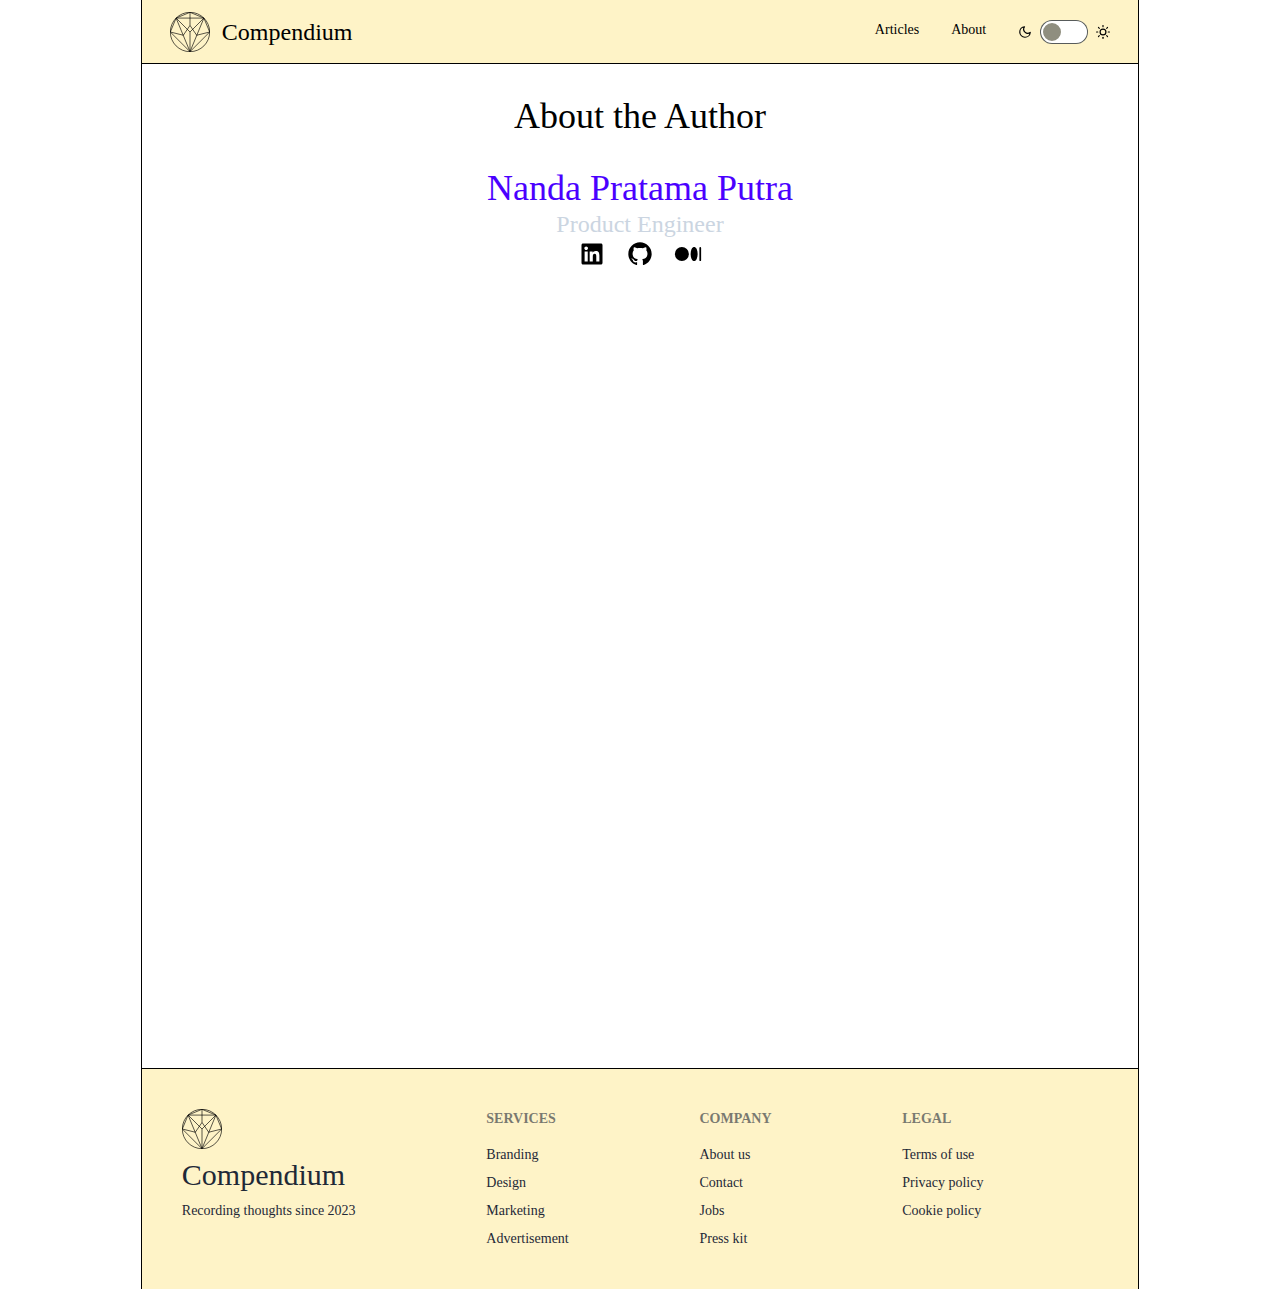
<file: about.html>
<!DOCTYPE html><html lang="en"><head><meta charSet="utf-8"/><meta name="viewport" content="width=device-width, initial-scale=1"/><link rel="stylesheet" href="/_next/static/css/6d58c36423de832f.css" crossorigin="" data-precedence="next"/><link rel="preload" as="script" fetchPriority="low" href="/_next/static/chunks/webpack-da19fefe9a38d1b9.js" crossorigin=""/><script src="/_next/static/chunks/fd9d1056-2bbe4843974adc41.js" async="" crossorigin=""></script><script src="/_next/static/chunks/938-f4cdc03825a540b5.js" async="" crossorigin=""></script><script src="/_next/static/chunks/main-app-8b11c8115cef9cca.js" async="" crossorigin=""></script><script src="/_next/static/chunks/319-a52677fd971876e5.js" async=""></script><script src="/_next/static/chunks/app/about/page-588421ba859a6652.js" async=""></script><script src="/_next/static/chunks/app/layout-bb54b37aac091f40.js" async=""></script><title>Compendium</title><meta name="description" content="A brief collection of personal explorations"/><link rel="icon" href="/favicon.ico" type="image/x-icon" sizes="32x32"/><script src="/_next/static/chunks/polyfills-c67a75d1b6f99dc8.js" crossorigin="" noModule=""></script></head><body class="__className_e66fe9"><script>!function(){try{var d=document.documentElement,n='data-theme',s='setAttribute';var e=localStorage.getItem('theme');if('system'===e||(!e&&true)){var t='(prefers-color-scheme: dark)',m=window.matchMedia(t);if(m.media!==t||m.matches){d.style.colorScheme = 'dark';d[s](n,'dark')}else{d.style.colorScheme = 'light';d[s](n,'light')}}else if(e){d[s](n,e|| '')}if(e==='light'||e==='dark')d.style.colorScheme=e}catch(e){}}()</script><div class="px-4 grid lg:grid-cols-[10%_80%] font-serif max-w-full min-h-svh"><div></div><div class="max-w-[1600px] justify-self-center switchable-line-primary border-x-[1px] h-full w-full"><div><div class="navbar h-4 font-serif max-h-[1rem] min-w-full switchable-bg border-b-[1px] switchable-line-primary top-0 sticky z-50"><div class="flex-1 pl-5"><a class="flex justify-center" href="/"><svg width="40" height="40" viewBox="0 0 122 122" fill="none" xmlns="http://www.w3.org/2000/svg" class="mr-3"><path d="M61 1C27.8629 1 1 27.8629 1 61C1 94.1371 27.8629 121 61 121C94.1371 121 121 94.1371 121 61C121 27.8629 94.1371 1 61 1Z" class="icon-stroke" stroke-width="2"></path><path d="M103.43 18.57L61 61" class="icon-stroke" stroke-miterlimit="10" stroke-width="2"></path><path d="M18.57 18.57L61 61" class="icon-stroke" stroke-miterlimit="10" stroke-width="2"></path><path d="M61 61V121" class="icon-stroke" stroke-miterlimit="10" stroke-width="2"></path><path d="M61 121L18.57 18.57" class="icon-stroke" stroke-miterlimit="10" stroke-width="2"></path><path d="M18.57 18.57L61 1" class="icon-stroke" stroke-miterlimit="10" stroke-width="2"></path><path d="M103.43 18.57L61 1" class="icon-stroke" stroke-miterlimit="10" stroke-width="2"></path><path d="M61 121L103.43 18.57" class="icon-stroke" stroke-miterlimit="10" stroke-width="2"></path><path d="M40.5 71L61 41" class="icon-stroke" stroke-miterlimit="10" stroke-width="2"></path><path d="M81.5 71L61 40.96" class="icon-stroke" stroke-miterlimit="10" stroke-width="2"></path><path d="M1 61L18.57 18.57" class="icon-stroke" stroke-miterlimit="10" stroke-width="2"></path><path d="M121 61L103.43 18.57" class="icon-stroke" stroke-miterlimit="10" stroke-width="2"></path><path d="M121 61L61 121" class="icon-stroke" stroke-miterlimit="10" stroke-width="2"></path><path d="M18.57 18.57H103.43" class="icon-stroke" stroke-miterlimit="10" stroke-width="2"></path><path d="M61 121L1 61" class="icon-stroke" stroke-miterlimit="10" stroke-width="2"></path><path d="M41 71L1 61" class="icon-stroke" stroke-miterlimit="10" stroke-width="2"></path><path d="M81 71L121 61" class="icon-stroke" stroke-miterlimit="10" stroke-width="2"></path><path d="M61 41V1" class="icon-stroke" stroke-miterlimit="10" stroke-width="2"></path></svg><h3 class="pt-1 sm:block hidden ">Compendium</h3></a></div><div class="flex-none"><ul class="menu menu-horizontal px-1"><li><a href="/blog"><h4 class="switchable-text-primary">Articles</h4></a></li><li><a href="/about"><h4 class="switchable-text-primary">About</h4></a></li><li></li></ul></div></div><h2 class="section-title text-center">About the Author</h2><div class="min-h-[100vh]"> <div class="flex-1 pb-11 justify-center"><h2 class="text-primary text-center">Nanda Pratama Putra</h2><h3 class="text-center text-slate-300">Product Engineer</h3><div class="flex gap-5 min-w-full justify-center"><svg stroke="currentColor" fill="currentColor" stroke-width="0" viewBox="0 0 24 24" class="h-7 w-7 icon-fill" height="1em" width="1em" xmlns="http://www.w3.org/2000/svg"><path d="M18.3362 18.339H15.6707V14.1622C15.6707 13.1662 15.6505 11.8845 14.2817 11.8845C12.892 11.8845 12.6797 12.9683 12.6797 14.0887V18.339H10.0142V9.75H12.5747V10.9207H12.6092C12.967 10.2457 13.837 9.53325 15.1367 9.53325C17.8375 9.53325 18.337 11.3108 18.337 13.6245V18.339H18.3362ZM7.00373 8.57475C6.14573 8.57475 5.45648 7.88025 5.45648 7.026C5.45648 6.1725 6.14648 5.47875 7.00373 5.47875C7.85873 5.47875 8.55173 6.1725 8.55173 7.026C8.55173 7.88025 7.85798 8.57475 7.00373 8.57475ZM8.34023 18.339H5.66723V9.75H8.34023V18.339ZM19.6697 3H4.32923C3.59498 3 3.00098 3.5805 3.00098 4.29675V19.7033C3.00098 20.4202 3.59498 21 4.32923 21H19.6675C20.401 21 21.001 20.4202 21.001 19.7033V4.29675C21.001 3.5805 20.401 3 19.6675 3H19.6697Z"></path></svg><svg stroke="currentColor" fill="currentColor" stroke-width="0" viewBox="0 0 24 24" class="h-7 w-7 icon-fill" height="1em" width="1em" xmlns="http://www.w3.org/2000/svg"><path d="M12.001 2C6.47598 2 2.00098 6.475 2.00098 12C2.00098 16.425 4.86348 20.1625 8.83848 21.4875C9.33848 21.575 9.52598 21.275 9.52598 21.0125C9.52598 20.775 9.51348 19.9875 9.51348 19.15C7.00098 19.6125 6.35098 18.5375 6.15098 17.975C6.03848 17.6875 5.55098 16.8 5.12598 16.5625C4.77598 16.375 4.27598 15.9125 5.11348 15.9C5.90098 15.8875 6.46348 16.625 6.65098 16.925C7.55098 18.4375 8.98848 18.0125 9.56348 17.75C9.65098 17.1 9.91348 16.6625 10.201 16.4125C7.97598 16.1625 5.65098 15.3 5.65098 11.475C5.65098 10.3875 6.03848 9.4875 6.67598 8.7875C6.57598 8.5375 6.22598 7.5125 6.77598 6.1375C6.77598 6.1375 7.61348 5.875 9.52598 7.1625C10.326 6.9375 11.176 6.825 12.026 6.825C12.876 6.825 13.726 6.9375 14.526 7.1625C16.4385 5.8625 17.276 6.1375 17.276 6.1375C17.826 7.5125 17.476 8.5375 17.376 8.7875C18.0135 9.4875 18.401 10.375 18.401 11.475C18.401 15.3125 16.0635 16.1625 13.8385 16.4125C14.201 16.725 14.5135 17.325 14.5135 18.2625C14.5135 19.6 14.501 20.675 14.501 21.0125C14.501 21.275 14.6885 21.5875 15.1885 21.4875C19.259 20.1133 21.9999 16.2963 22.001 12C22.001 6.475 17.526 2 12.001 2Z"></path></svg><svg stroke="currentColor" fill="currentColor" stroke-width="0" viewBox="0 0 256 256" class="h-7 w-7 icon-fill" height="1em" width="1em" xmlns="http://www.w3.org/2000/svg"><path d="M136,128A64,64,0,1,1,72,64,64.07,64.07,0,0,1,136,128Zm48-64c-5.68,0-16.4,2.76-24.32,21.25C154.73,96.8,152,112,152,128s2.73,31.2,7.68,42.75C167.6,189.24,178.32,192,184,192s16.4-2.76,24.32-21.25C213.27,159.2,216,144,216,128s-2.73-31.2-7.68-42.75C200.4,66.76,189.68,64,184,64Zm56,0a8,8,0,0,0-8,8V184a8,8,0,0,0,16,0V72A8,8,0,0,0,240,64Z"></path></svg></div></div></div></div><footer class="footer p-10 switchable-bg text-base-content border-t-[1px] switchable-line-primary"><aside><svg width="40" height="40" viewBox="0 0 122 122" fill="none" xmlns="http://www.w3.org/2000/svg" class="mr-3"><path d="M61 1C27.8629 1 1 27.8629 1 61C1 94.1371 27.8629 121 61 121C94.1371 121 121 94.1371 121 61C121 27.8629 94.1371 1 61 1Z" class="icon-stroke" stroke-width="2"></path><path d="M103.43 18.57L61 61" class="icon-stroke" stroke-miterlimit="10" stroke-width="2"></path><path d="M18.57 18.57L61 61" class="icon-stroke" stroke-miterlimit="10" stroke-width="2"></path><path d="M61 61V121" class="icon-stroke" stroke-miterlimit="10" stroke-width="2"></path><path d="M61 121L18.57 18.57" class="icon-stroke" stroke-miterlimit="10" stroke-width="2"></path><path d="M18.57 18.57L61 1" class="icon-stroke" stroke-miterlimit="10" stroke-width="2"></path><path d="M103.43 18.57L61 1" class="icon-stroke" stroke-miterlimit="10" stroke-width="2"></path><path d="M61 121L103.43 18.57" class="icon-stroke" stroke-miterlimit="10" stroke-width="2"></path><path d="M40.5 71L61 41" class="icon-stroke" stroke-miterlimit="10" stroke-width="2"></path><path d="M81.5 71L61 40.96" class="icon-stroke" stroke-miterlimit="10" stroke-width="2"></path><path d="M1 61L18.57 18.57" class="icon-stroke" stroke-miterlimit="10" stroke-width="2"></path><path d="M121 61L103.43 18.57" class="icon-stroke" stroke-miterlimit="10" stroke-width="2"></path><path d="M121 61L61 121" class="icon-stroke" stroke-miterlimit="10" stroke-width="2"></path><path d="M18.57 18.57H103.43" class="icon-stroke" stroke-miterlimit="10" stroke-width="2"></path><path d="M61 121L1 61" class="icon-stroke" stroke-miterlimit="10" stroke-width="2"></path><path d="M41 71L1 61" class="icon-stroke" stroke-miterlimit="10" stroke-width="2"></path><path d="M81 71L121 61" class="icon-stroke" stroke-miterlimit="10" stroke-width="2"></path><path d="M61 41V1" class="icon-stroke" stroke-miterlimit="10" stroke-width="2"></path></svg><div class="text-3xl font-serif">Compendium</div><p>Recording thoughts since 2023</p></aside><nav><header class="footer-title">Services</header><a class="link link-hover">Branding</a><a class="link link-hover">Design</a><a class="link link-hover">Marketing</a><a class="link link-hover">Advertisement</a></nav><nav><header class="footer-title">Company</header><a class="link link-hover">About us</a><a class="link link-hover">Contact</a><a class="link link-hover">Jobs</a><a class="link link-hover">Press kit</a></nav><nav><header class="footer-title">Legal</header><a class="link link-hover">Terms of use</a><a class="link link-hover">Privacy policy</a><a class="link link-hover">Cookie policy</a></nav></footer></div><div></div></div><script src="/_next/static/chunks/webpack-da19fefe9a38d1b9.js" crossorigin="" async=""></script><script>(self.__next_f=self.__next_f||[]).push([0]);self.__next_f.push([2,null])</script><script>self.__next_f.push([1,"1:HL[\"/_next/static/css/6d58c36423de832f.css\",\"style\",{\"crossOrigin\":\"\"}]\n0:\"$L2\"\n"])</script><script>self.__next_f.push([1,"3:I[7690,[],\"\"]\n5:I[5250,[\"319\",\"static/chunks/319-a52677fd971876e5.js\",\"301\",\"static/chunks/app/about/page-588421ba859a6652.js\"],\"\"]\n6:I[4543,[\"319\",\"static/chunks/319-a52677fd971876e5.js\",\"301\",\"static/chunks/app/about/page-588421ba859a6652.js\"],\"\"]\n8:I[5613,[],\"\"]\n9:I[1778,[],\"\"]\na:I[1350,[\"185\",\"static/chunks/app/layout-bb54b37aac091f40.js\"],\"ThemeProvider\"]\nc:I[8955,[],\"\"]\n7:T447,"])</script><script>self.__next_f.push([1,"M12.001 2C6.47598 2 2.00098 6.475 2.00098 12C2.00098 16.425 4.86348 20.1625 8.83848 21.4875C9.33848 21.575 9.52598 21.275 9.52598 21.0125C9.52598 20.775 9.51348 19.9875 9.51348 19.15C7.00098 19.6125 6.35098 18.5375 6.15098 17.975C6.03848 17.6875 5.55098 16.8 5.12598 16.5625C4.77598 16.375 4.27598 15.9125 5.11348 15.9C5.90098 15.8875 6.46348 16.625 6.65098 16.925C7.55098 18.4375 8.98848 18.0125 9.56348 17.75C9.65098 17.1 9.91348 16.6625 10.201 16.4125C7.97598 16.1625 5.65098 15.3 5.65098 11.475C5.65098 10.3875 6.03848 9.4875 6.67598 8.7875C6.57598 8.5375 6.22598 7.5125 6.77598 6.1375C6.77598 6.1375 7.61348 5.875 9.52598 7.1625C10.326 6.9375 11.176 6.825 12.026 6.825C12.876 6.825 13.726 6.9375 14.526 7.1625C16.4385 5.8625 17.276 6.1375 17.276 6.1375C17.826 7.5125 17.476 8.5375 17.376 8.7875C18.0135 9.4875 18.401 10.375 18.401 11.475C18.401 15.3125 16.0635 16.1625 13.8385 16.4125C14.201 16.725 14.5135 17.325 14.5135 18.2625C14.5135 19.6 14.501 20.675 14.501 21.0125C14.501 21.275 14.6885 21.5875 15.1885 21.4875C19.259 20.1133 21.9999 16.2963 22.001 12C22.001 6.475 17.526 2 12.001 2Z"])</script><script>self.__next_f.push([1,"2:[[[\"$\",\"link\",\"0\",{\"rel\":\"stylesheet\",\"href\":\"/_next/static/css/6d58c36423de832f.css\",\"precedence\":\"next\",\"crossOrigin\":\"\"}]],[\"$\",\"$L3\",null,{\"buildId\":\"Vlf0I3UseNa3W_fzd9X4O\",\"assetPrefix\":\"\",\"initialCanonicalUrl\":\"/about\",\"initialTree\":[\"\",{\"children\":[\"about\",{\"children\":[\"__PAGE__\",{}]}]},\"$undefined\",\"$undefined\",true],\"initialSeedData\":[\"\",{\"children\":[\"about\",{\"children\":[\"__PAGE__\",{},[\"$L4\",[\"$\",\"div\",null,{\"children\":[[\"$\",\"div\",null,{\"className\":\"navbar h-4 font-serif max-h-[1rem] min-w-full switchable-bg border-b-[1px] switchable-line-primary top-0 sticky z-50\",\"children\":[[\"$\",\"div\",null,{\"className\":\"flex-1 pl-5\",\"children\":[\"$\",\"$L5\",null,{\"href\":\"/\",\"className\":\"flex justify-center\",\"children\":[[\"$\",\"svg\",null,{\"width\":40,\"height\":40,\"viewBox\":\"0 0 122 122\",\"fill\":\"none\",\"xmlns\":\"http://www.w3.org/2000/svg\",\"className\":\"mr-3\",\"children\":[[\"$\",\"path\",null,{\"d\":\"M61 1C27.8629 1 1 27.8629 1 61C1 94.1371 27.8629 121 61 121C94.1371 121 121 94.1371 121 61C121 27.8629 94.1371 1 61 1Z\",\"className\":\"icon-stroke\",\"strokeWidth\":2}],[\"$\",\"path\",null,{\"d\":\"M103.43 18.57L61 61\",\"className\":\"icon-stroke\",\"strokeMiterlimit\":\"10\",\"strokeWidth\":2}],[\"$\",\"path\",null,{\"d\":\"M18.57 18.57L61 61\",\"className\":\"icon-stroke\",\"strokeMiterlimit\":\"10\",\"strokeWidth\":2}],[\"$\",\"path\",null,{\"d\":\"M61 61V121\",\"className\":\"icon-stroke\",\"strokeMiterlimit\":\"10\",\"strokeWidth\":2}],[\"$\",\"path\",null,{\"d\":\"M61 121L18.57 18.57\",\"className\":\"icon-stroke\",\"strokeMiterlimit\":\"10\",\"strokeWidth\":2}],[\"$\",\"path\",null,{\"d\":\"M18.57 18.57L61 1\",\"className\":\"icon-stroke\",\"strokeMiterlimit\":\"10\",\"strokeWidth\":2}],[\"$\",\"path\",null,{\"d\":\"M103.43 18.57L61 1\",\"className\":\"icon-stroke\",\"strokeMiterlimit\":\"10\",\"strokeWidth\":2}],[\"$\",\"path\",null,{\"d\":\"M61 121L103.43 18.57\",\"className\":\"icon-stroke\",\"strokeMiterlimit\":\"10\",\"strokeWidth\":2}],[\"$\",\"path\",null,{\"d\":\"M40.5 71L61 41\",\"className\":\"icon-stroke\",\"strokeMiterlimit\":\"10\",\"strokeWidth\":2}],[\"$\",\"path\",null,{\"d\":\"M81.5 71L61 40.96\",\"className\":\"icon-stroke\",\"strokeMiterlimit\":\"10\",\"strokeWidth\":2}],[\"$\",\"path\",null,{\"d\":\"M1 61L18.57 18.57\",\"className\":\"icon-stroke\",\"strokeMiterlimit\":\"10\",\"strokeWidth\":2}],[\"$\",\"path\",null,{\"d\":\"M121 61L103.43 18.57\",\"className\":\"icon-stroke\",\"strokeMiterlimit\":\"10\",\"strokeWidth\":2}],[\"$\",\"path\",null,{\"d\":\"M121 61L61 121\",\"className\":\"icon-stroke\",\"strokeMiterlimit\":\"10\",\"strokeWidth\":2}],[\"$\",\"path\",null,{\"d\":\"M18.57 18.57H103.43\",\"className\":\"icon-stroke\",\"strokeMiterlimit\":\"10\",\"strokeWidth\":2}],[\"$\",\"path\",null,{\"d\":\"M61 121L1 61\",\"className\":\"icon-stroke\",\"strokeMiterlimit\":\"10\",\"strokeWidth\":2}],[\"$\",\"path\",null,{\"d\":\"M41 71L1 61\",\"className\":\"icon-stroke\",\"strokeMiterlimit\":\"10\",\"strokeWidth\":2}],[\"$\",\"path\",null,{\"d\":\"M81 71L121 61\",\"className\":\"icon-stroke\",\"strokeMiterlimit\":\"10\",\"strokeWidth\":2}],[\"$\",\"path\",null,{\"d\":\"M61 41V1\",\"className\":\"icon-stroke\",\"strokeMiterlimit\":\"10\",\"strokeWidth\":2}]]}],[\"$\",\"h3\",null,{\"className\":\"pt-1 sm:block hidden \",\"children\":\"Compendium\"}]]}]}],[\"$\",\"div\",null,{\"className\":\"flex-none\",\"children\":[\"$\",\"ul\",null,{\"className\":\"menu menu-horizontal px-1\",\"children\":[[\"$\",\"li\",null,{\"children\":[\"$\",\"$L5\",null,{\"href\":\"/blog\",\"children\":[\"$\",\"h4\",null,{\"className\":\"switchable-text-primary\",\"children\":\"Articles\"}]}]}],[\"$\",\"li\",null,{\"children\":[\"$\",\"$L5\",null,{\"href\":\"/about\",\"children\":[\"$\",\"h4\",null,{\"className\":\"switchable-text-primary\",\"children\":\"About\"}]}]}],[\"$\",\"li\",null,{\"children\":[\"$\",\"$L6\",null,{}]}]]}]}]]}],[\"$\",\"h2\",null,{\"className\":\"section-title text-center\",\"children\":\"About the Author\"}],[\"$\",\"div\",null,{\"className\":\"min-h-[100vh]\",\"children\":[\" \",[\"$\",\"div\",null,{\"className\":\"flex-1 pb-11 justify-center\",\"children\":[[\"$\",\"h2\",null,{\"className\":\"text-primary text-center\",\"children\":\"Nanda Pratama Putra\"}],[\"$\",\"h3\",null,{\"className\":\"text-center text-slate-300\",\"children\":\"Product Engineer\"}],[\"$\",\"div\",null,{\"className\":\"flex gap-5 min-w-full justify-center\",\"children\":[[\"$\",\"svg\",null,{\"stroke\":\"currentColor\",\"fill\":\"currentColor\",\"strokeWidth\":\"0\",\"viewBox\":\"0 0 24 24\",\"className\":\"h-7 w-7 icon-fill\",\"children\":[\"$undefined\",[[\"$\",\"path\",\"0\",{\"d\":\"M18.3362 18.339H15.6707V14.1622C15.6707 13.1662 15.6505 11.8845 14.2817 11.8845C12.892 11.8845 12.6797 12.9683 12.6797 14.0887V18.339H10.0142V9.75H12.5747V10.9207H12.6092C12.967 10.2457 13.837 9.53325 15.1367 9.53325C17.8375 9.53325 18.337 11.3108 18.337 13.6245V18.339H18.3362ZM7.00373 8.57475C6.14573 8.57475 5.45648 7.88025 5.45648 7.026C5.45648 6.1725 6.14648 5.47875 7.00373 5.47875C7.85873 5.47875 8.55173 6.1725 8.55173 7.026C8.55173 7.88025 7.85798 8.57475 7.00373 8.57475ZM8.34023 18.339H5.66723V9.75H8.34023V18.339ZM19.6697 3H4.32923C3.59498 3 3.00098 3.5805 3.00098 4.29675V19.7033C3.00098 20.4202 3.59498 21 4.32923 21H19.6675C20.401 21 21.001 20.4202 21.001 19.7033V4.29675C21.001 3.5805 20.401 3 19.6675 3H19.6697Z\",\"children\":[]}]]],\"style\":{\"color\":\"$undefined\"},\"height\":\"1em\",\"width\":\"1em\",\"xmlns\":\"http://www.w3.org/2000/svg\"}],[\"$\",\"svg\",null,{\"stroke\":\"currentColor\",\"fill\":\"currentColor\",\"strokeWidth\":\"0\",\"viewBox\":\"0 0 24 24\",\"className\":\"h-7 w-7 icon-fill\",\"children\":[\"$undefined\",[[\"$\",\"path\",\"0\",{\"d\":\"$7\",\"children\":[]}]]],\"style\":{\"color\":\"$undefined\"},\"height\":\"1em\",\"width\":\"1em\",\"xmlns\":\"http://www.w3.org/2000/svg\"}],[\"$\",\"svg\",null,{\"stroke\":\"currentColor\",\"fill\":\"currentColor\",\"strokeWidth\":\"0\",\"viewBox\":\"0 0 256 256\",\"className\":\"h-7 w-7 icon-fill\",\"children\":[\"$undefined\",[[\"$\",\"path\",\"0\",{\"d\":\"M136,128A64,64,0,1,1,72,64,64.07,64.07,0,0,1,136,128Zm48-64c-5.68,0-16.4,2.76-24.32,21.25C154.73,96.8,152,112,152,128s2.73,31.2,7.68,42.75C167.6,189.24,178.32,192,184,192s16.4-2.76,24.32-21.25C213.27,159.2,216,144,216,128s-2.73-31.2-7.68-42.75C200.4,66.76,189.68,64,184,64Zm56,0a8,8,0,0,0-8,8V184a8,8,0,0,0,16,0V72A8,8,0,0,0,240,64Z\",\"children\":[]}]]],\"style\":{\"color\":\"$undefined\"},\"height\":\"1em\",\"width\":\"1em\",\"xmlns\":\"http://www.w3.org/2000/svg\"}]]}]]}]]}]]}],null]]},[\"$\",\"$L8\",null,{\"parallelRouterKey\":\"children\",\"segmentPath\":[\"children\",\"about\",\"children\"],\"loading\":\"$undefined\",\"loadingStyles\":\"$undefined\",\"loadingScripts\":\"$undefined\",\"hasLoading\":false,\"error\":\"$undefined\",\"errorStyles\":\"$undefined\",\"errorScripts\":\"$undefined\",\"template\":[\"$\",\"$L9\",null,{}],\"templateStyles\":\"$undefined\",\"templateScripts\":\"$undefined\",\"notFound\":\"$undefined\",\"notFoundStyles\":\"$undefined\",\"styles\":null}]]},[null,[\"$\",\"html\",null,{\"lang\":\"en\",\"children\":[\"$\",\"body\",null,{\"className\":\"__className_e66fe9\",\"children\":[\"$\",\"$La\",null,{\"children\":[\"$\",\"div\",null,{\"className\":\"px-4 grid lg:grid-cols-[10%_80%] font-serif max-w-full min-h-svh\",\"children\":[[\"$\",\"div\",null,{}],[\"$\",\"div\",null,{\"className\":\"max-w-[1600px] justify-self-center switchable-line-primary border-x-[1px] h-full w-full\",\"children\":[[\"$\",\"$L8\",null,{\"parallelRouterKey\":\"children\",\"segmentPath\":[\"children\"],\"loading\":\"$undefined\",\"loadingStyles\":\"$undefined\",\"loadingScripts\":\"$undefined\",\"hasLoading\":false,\"error\":\"$undefined\",\"errorStyles\":\"$undefined\",\"errorScripts\":\"$undefined\",\"template\":[\"$\",\"$L9\",null,{}],\"templateStyles\":\"$undefined\",\"templateScripts\":\"$undefined\",\"notFound\":[[\"$\",\"title\",null,{\"children\":\"404: This page could not be found.\"}],[\"$\",\"div\",null,{\"style\":{\"fontFamily\":\"system-ui,\\\"Segoe UI\\\",Roboto,Helvetica,Arial,sans-serif,\\\"Apple Color Emoji\\\",\\\"Segoe UI Emoji\\\"\",\"height\":\"100vh\",\"textAlign\":\"center\",\"display\":\"flex\",\"flexDirection\":\"column\",\"alignItems\":\"center\",\"justifyContent\":\"center\"},\"children\":[\"$\",\"div\",null,{\"children\":[[\"$\",\"style\",null,{\"dangerouslySetInnerHTML\":{\"__html\":\"body{color:#000;background:#fff;margin:0}.next-error-h1{border-right:1px solid rgba(0,0,0,.3)}@media (prefers-color-scheme:dark){body{color:#fff;background:#000}.next-error-h1{border-right:1px solid rgba(255,255,255,.3)}}\"}}],[\"$\",\"h1\",null,{\"className\":\"next-error-h1\",\"style\":{\"display\":\"inline-block\",\"margin\":\"0 20px 0 0\",\"padding\":\"0 23px 0 0\",\"fontSize\":24,\"fontWeight\":500,\"verticalAlign\":\"top\",\"lineHeight\":\"49px\"},\"children\":\"404\"}],[\"$\",\"div\",null,{\"style\":{\"display\":\"inline-block\"},\"children\":[\"$\",\"h2\",null,{\"style\":{\"fontSize\":14,\"fontWeight\":400,\"lineHeight\":\"49px\",\"margin\":0},\"children\":\"This page could not be found.\"}]}]]}]}]],\"notFoundStyles\":[],\"styles\":null}],[\"$\",\"footer\",null,{\"className\":\"footer p-10 switchable-bg text-base-content border-t-[1px] switchable-line-primary\",\"children\":[[\"$\",\"aside\",null,{\"children\":[[\"$\",\"svg\",null,{\"width\":40,\"height\":40,\"viewBox\":\"0 0 122 122\",\"fill\":\"none\",\"xmlns\":\"http://www.w3.org/2000/svg\",\"className\":\"mr-3\",\"children\":[[\"$\",\"path\",null,{\"d\":\"M61 1C27.8629 1 1 27.8629 1 61C1 94.1371 27.8629 121 61 121C94.1371 121 121 94.1371 121 61C121 27.8629 94.1371 1 61 1Z\",\"className\":\"icon-stroke\",\"strokeWidth\":2}],[\"$\",\"path\",null,{\"d\":\"M103.43 18.57L61 61\",\"className\":\"icon-stroke\",\"strokeMiterlimit\":\"10\",\"strokeWidth\":2}],[\"$\",\"path\",null,{\"d\":\"M18.57 18.57L61 61\",\"className\":\"icon-stroke\",\"strokeMiterlimit\":\"10\",\"strokeWidth\":2}],[\"$\",\"path\",null,{\"d\":\"M61 61V121\",\"className\":\"icon-stroke\",\"strokeMiterlimit\":\"10\",\"strokeWidth\":2}],[\"$\",\"path\",null,{\"d\":\"M61 121L18.57 18.57\",\"className\":\"icon-stroke\",\"strokeMiterlimit\":\"10\",\"strokeWidth\":2}],[\"$\",\"path\",null,{\"d\":\"M18.57 18.57L61 1\",\"className\":\"icon-stroke\",\"strokeMiterlimit\":\"10\",\"strokeWidth\":2}],[\"$\",\"path\",null,{\"d\":\"M103.43 18.57L61 1\",\"className\":\"icon-stroke\",\"strokeMiterlimit\":\"10\",\"strokeWidth\":2}],[\"$\",\"path\",null,{\"d\":\"M61 121L103.43 18.57\",\"className\":\"icon-stroke\",\"strokeMiterlimit\":\"10\",\"strokeWidth\":2}],[\"$\",\"path\",null,{\"d\":\"M40.5 71L61 41\",\"className\":\"icon-stroke\",\"strokeMiterlimit\":\"10\",\"strokeWidth\":2}],[\"$\",\"path\",null,{\"d\":\"M81.5 71L61 40.96\",\"className\":\"icon-stroke\",\"strokeMiterlimit\":\"10\",\"strokeWidth\":2}],[\"$\",\"path\",null,{\"d\":\"M1 61L18.57 18.57\",\"className\":\"icon-stroke\",\"strokeMiterlimit\":\"10\",\"strokeWidth\":2}],[\"$\",\"path\",null,{\"d\":\"M121 61L103.43 18.57\",\"className\":\"icon-stroke\",\"strokeMiterlimit\":\"10\",\"strokeWidth\":2}],[\"$\",\"path\",null,{\"d\":\"M121 61L61 121\",\"className\":\"icon-stroke\",\"strokeMiterlimit\":\"10\",\"strokeWidth\":2}],[\"$\",\"path\",null,{\"d\":\"M18.57 18.57H103.43\",\"className\":\"icon-stroke\",\"strokeMiterlimit\":\"10\",\"strokeWidth\":2}],[\"$\",\"path\",null,{\"d\":\"M61 121L1 61\",\"className\":\"icon-stroke\",\"strokeMiterlimit\":\"10\",\"strokeWidth\":2}],[\"$\",\"path\",null,{\"d\":\"M41 71L1 61\",\"className\":\"icon-stroke\",\"strokeMiterlimit\":\"10\",\"strokeWidth\":2}],[\"$\",\"path\",null,{\"d\":\"M81 71L121 61\",\"className\":\"icon-stroke\",\"strokeMiterlimit\":\"10\",\"strokeWidth\":2}],[\"$\",\"path\",null,{\"d\":\"M61 41V1\",\"className\":\"icon-stroke\",\"strokeMiterlimit\":\"10\",\"strokeWidth\":2}]]}],[\"$\",\"div\",null,{\"className\":\"text-3xl font-serif\",\"children\":\"Compendium\"}],[\"$\",\"p\",null,{\"children\":\"Recording thoughts since 2023\"}]]}],[\"$\",\"nav\",null,{\"children\":[[\"$\",\"header\",null,{\"className\":\"footer-title\",\"children\":\"Services\"}],[\"$\",\"a\",null,{\"className\":\"link link-hover\",\"children\":\"Branding\"}],[\"$\",\"a\",null,{\"className\":\"link link-hover\",\"children\":\"Design\"}],[\"$\",\"a\",null,{\"className\":\"link link-hover\",\"children\":\"Marketing\"}],[\"$\",\"a\",null,{\"className\":\"link link-hover\",\"children\":\"Advertisement\"}]]}],[\"$\",\"nav\",null,{\"children\":[[\"$\",\"header\",null,{\"className\":\"footer-title\",\"children\":\"Company\"}],[\"$\",\"a\",null,{\"className\":\"link link-hover\",\"children\":\"About us\"}],[\"$\",\"a\",null,{\"className\":\"link link-hover\",\"children\":\"Contact\"}],[\"$\",\"a\",null,{\"className\":\"link link-hover\",\"children\":\"Jobs\"}],[\"$\",\"a\",null,{\"className\":\"link link-hover\",\"children\":\"Press kit\"}]]}],[\"$\",\"nav\",null,{\"children\":[[\"$\",\"header\",null,{\"className\":\"footer-title\",\"children\":\"Legal\"}],[\"$\",\"a\",null,{\"className\":\"link link-hover\",\"children\":\"Terms of use\"}],[\"$\",\"a\",null,{\"className\":\"link link-hover\",\"children\":\"Privacy policy\"}],[\"$\",\"a\",null,{\"className\":\"link link-hover\",\"children\":\"Cookie policy\"}]]}]]}]]}],[\"$\",\"div\",null,{}]]}]}]}]}],null]],\"initialHead\":[false,\"$Lb\"],\"globalErrorComponent\":\"$c\"}]]\n"])</script><script>self.__next_f.push([1,"b:[[\"$\",\"meta\",\"0\",{\"name\":\"viewport\",\"content\":\"width=device-width, initial-scale=1\"}],[\"$\",\"meta\",\"1\",{\"charSet\":\"utf-8\"}],[\"$\",\"title\",\"2\",{\"children\":\"Compendium\"}],[\"$\",\"meta\",\"3\",{\"name\":\"description\",\"content\":\"A brief collection of personal explorations\"}],[\"$\",\"link\",\"4\",{\"rel\":\"icon\",\"href\":\"/favicon.ico\",\"type\":\"image/x-icon\",\"sizes\":\"32x32\"}]]\n4:null\n"])</script><script>self.__next_f.push([1,""])</script></body></html>
</file>
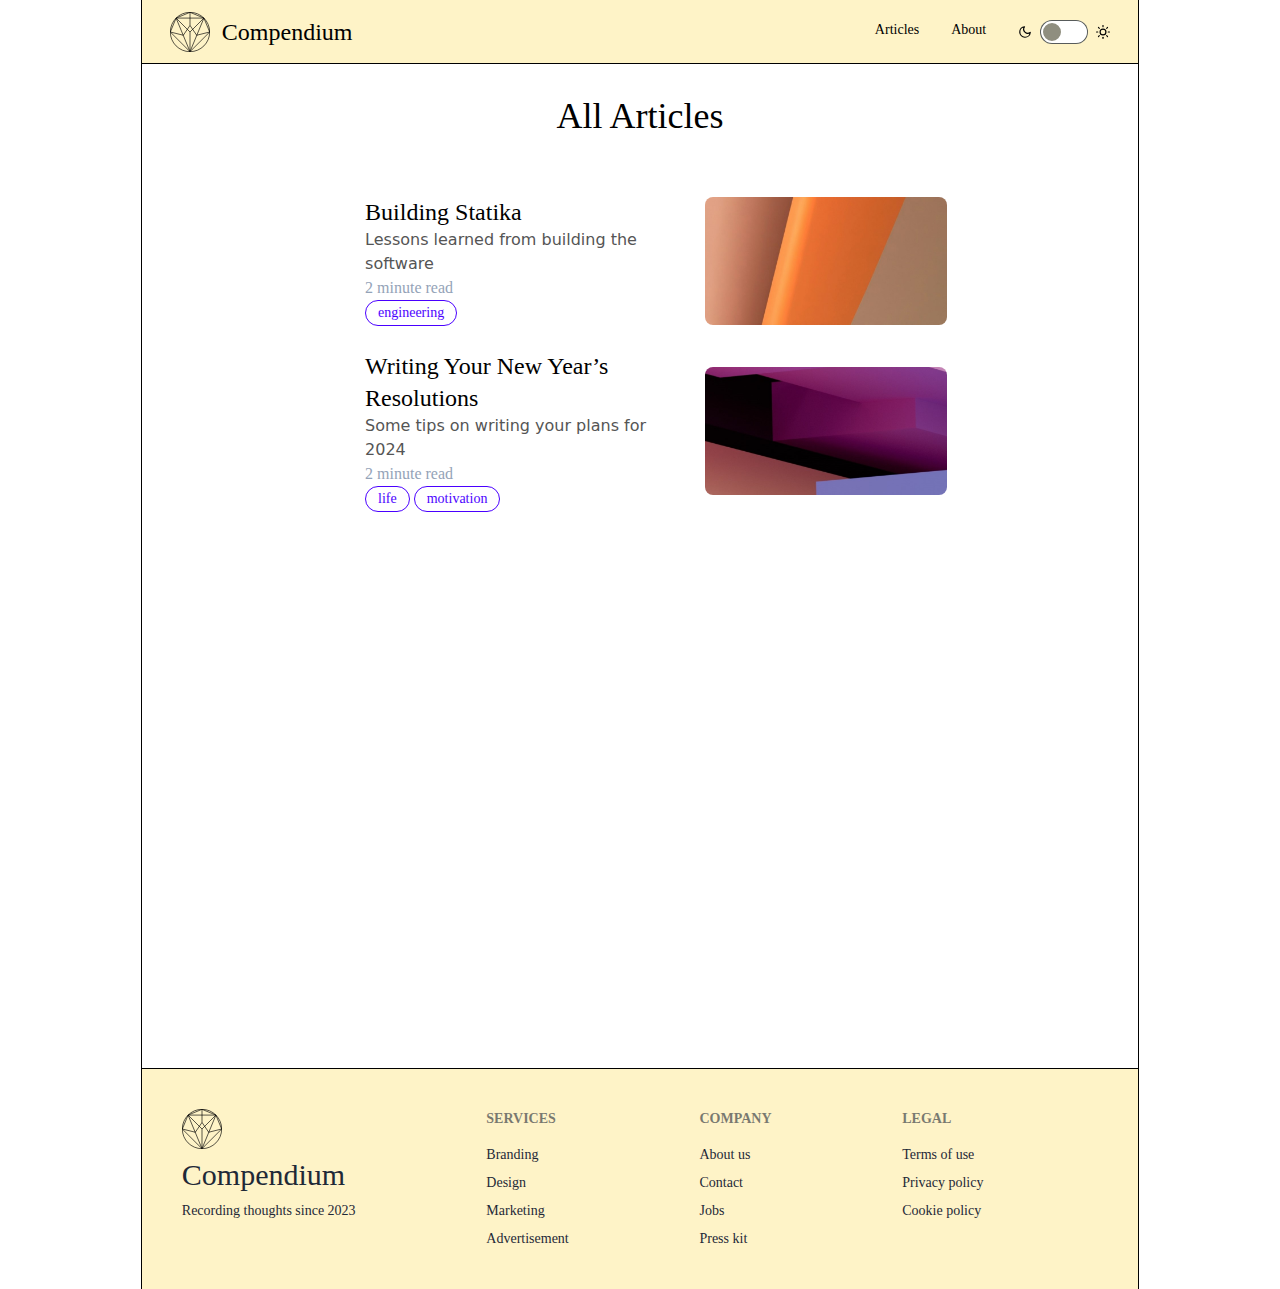
<file: blog.html>
<!DOCTYPE html><html lang="en"><head><meta charSet="utf-8"/><meta name="viewport" content="width=device-width, initial-scale=1"/><link rel="preload" as="image" href="/blog-assets/building-statika/thumbnail-20240128.jpg"/><link rel="preload" as="image" href="/blog-assets/writing-your-new-years-resolutions/thumbnail.jpg"/><link rel="stylesheet" href="/_next/static/css/6d58c36423de832f.css" crossorigin="" data-precedence="next"/><link rel="preload" as="script" fetchPriority="low" href="/_next/static/chunks/webpack-da19fefe9a38d1b9.js" crossorigin=""/><script src="/_next/static/chunks/fd9d1056-2bbe4843974adc41.js" async="" crossorigin=""></script><script src="/_next/static/chunks/938-f4cdc03825a540b5.js" async="" crossorigin=""></script><script src="/_next/static/chunks/main-app-8b11c8115cef9cca.js" async="" crossorigin=""></script><script src="/_next/static/chunks/319-a52677fd971876e5.js" async=""></script><script src="/_next/static/chunks/app/blog/page-b233fd3bf8801918.js" async=""></script><script src="/_next/static/chunks/app/layout-bb54b37aac091f40.js" async=""></script><title>Compendium</title><meta name="description" content="A brief collection of personal explorations"/><link rel="icon" href="/favicon.ico" type="image/x-icon" sizes="32x32"/><script src="/_next/static/chunks/polyfills-c67a75d1b6f99dc8.js" crossorigin="" noModule=""></script></head><body class="__className_e66fe9"><script>!function(){try{var d=document.documentElement,n='data-theme',s='setAttribute';var e=localStorage.getItem('theme');if('system'===e||(!e&&true)){var t='(prefers-color-scheme: dark)',m=window.matchMedia(t);if(m.media!==t||m.matches){d.style.colorScheme = 'dark';d[s](n,'dark')}else{d.style.colorScheme = 'light';d[s](n,'light')}}else if(e){d[s](n,e|| '')}if(e==='light'||e==='dark')d.style.colorScheme=e}catch(e){}}()</script><div class="px-4 grid lg:grid-cols-[10%_80%] font-serif max-w-full min-h-svh"><div></div><div class="max-w-[1600px] justify-self-center switchable-line-primary border-x-[1px] h-full w-full"><div class="font-serif"><div class="navbar h-4 font-serif max-h-[1rem] min-w-full switchable-bg border-b-[1px] switchable-line-primary top-0 sticky z-50"><div class="flex-1 pl-5"><a class="flex justify-center" href="/"><svg width="40" height="40" viewBox="0 0 122 122" fill="none" xmlns="http://www.w3.org/2000/svg" class="mr-3"><path d="M61 1C27.8629 1 1 27.8629 1 61C1 94.1371 27.8629 121 61 121C94.1371 121 121 94.1371 121 61C121 27.8629 94.1371 1 61 1Z" class="icon-stroke" stroke-width="2"></path><path d="M103.43 18.57L61 61" class="icon-stroke" stroke-miterlimit="10" stroke-width="2"></path><path d="M18.57 18.57L61 61" class="icon-stroke" stroke-miterlimit="10" stroke-width="2"></path><path d="M61 61V121" class="icon-stroke" stroke-miterlimit="10" stroke-width="2"></path><path d="M61 121L18.57 18.57" class="icon-stroke" stroke-miterlimit="10" stroke-width="2"></path><path d="M18.57 18.57L61 1" class="icon-stroke" stroke-miterlimit="10" stroke-width="2"></path><path d="M103.43 18.57L61 1" class="icon-stroke" stroke-miterlimit="10" stroke-width="2"></path><path d="M61 121L103.43 18.57" class="icon-stroke" stroke-miterlimit="10" stroke-width="2"></path><path d="M40.5 71L61 41" class="icon-stroke" stroke-miterlimit="10" stroke-width="2"></path><path d="M81.5 71L61 40.96" class="icon-stroke" stroke-miterlimit="10" stroke-width="2"></path><path d="M1 61L18.57 18.57" class="icon-stroke" stroke-miterlimit="10" stroke-width="2"></path><path d="M121 61L103.43 18.57" class="icon-stroke" stroke-miterlimit="10" stroke-width="2"></path><path d="M121 61L61 121" class="icon-stroke" stroke-miterlimit="10" stroke-width="2"></path><path d="M18.57 18.57H103.43" class="icon-stroke" stroke-miterlimit="10" stroke-width="2"></path><path d="M61 121L1 61" class="icon-stroke" stroke-miterlimit="10" stroke-width="2"></path><path d="M41 71L1 61" class="icon-stroke" stroke-miterlimit="10" stroke-width="2"></path><path d="M81 71L121 61" class="icon-stroke" stroke-miterlimit="10" stroke-width="2"></path><path d="M61 41V1" class="icon-stroke" stroke-miterlimit="10" stroke-width="2"></path></svg><h3 class="pt-1 sm:block hidden ">Compendium</h3></a></div><div class="flex-none"><ul class="menu menu-horizontal px-1"><li><a href="/blog"><h4 class="switchable-text-primary">Articles</h4></a></li><li><a href="/about"><h4 class="switchable-text-primary">About</h4></a></li><li></li></ul></div></div><div class="flex-1 w-full"><h2 class="text-center section-title">All Articles</h2></div><div class="grid gap-4 font-serif sm:grid-cols-1 lg:grid-cols-[20%_60%] pt-5 min-h-[100vh]"><div></div><div class="flex-1 undefined"><a class="max-w-full" href="/blog/building-statika"><div class="grid p-2 mb-2 grid-cols-2 lg:max-h-[12rem] lg:max-w-[50rem] bg-slate-850 rounded-xl hover:switchable-bg-secondary w-full"><div><h3>Building Statika</h3><h4 class="font-sans">Lessons learned from building the software</h4></div><img src="/blog-assets/building-statika/thumbnail-20240128.jpg" alt="A close up of a cellphone with many colors, image by Sufyan" class="rounded-lg row-span-3 items-center md:max-h-[8rem] md:justify-self-end md:self-center sm:justify-center"/><p class="text-slate-400"> 2 minute read</p><div class="flex gap-1"><div class="badge badge-primary badge-outline p-3">engineering</div></div></div></a><a class="max-w-full" href="/blog/writing-your-new-years-resolutions"><div class="grid p-2 mb-2 grid-cols-2 lg:max-h-[12rem] lg:max-w-[50rem] bg-slate-850 rounded-xl hover:switchable-bg-secondary w-full"><div><h3>Writing Your New Year’s Resolutions</h3><h4 class="font-sans">Some tips on writing your plans for 2024</h4></div><img src="/blog-assets/writing-your-new-years-resolutions/thumbnail.jpg" alt="Boxes, image by Jigar Panchai" class="rounded-lg row-span-3 items-center md:max-h-[8rem] md:justify-self-end md:self-center sm:justify-center"/><p class="text-slate-400"> 2 minute read</p><div class="flex gap-1"><div class="badge badge-primary badge-outline p-3">life</div><div class="badge badge-primary badge-outline p-3">motivation</div></div></div></a></div><div></div></div></div><footer class="footer p-10 switchable-bg text-base-content border-t-[1px] switchable-line-primary"><aside><svg width="40" height="40" viewBox="0 0 122 122" fill="none" xmlns="http://www.w3.org/2000/svg" class="mr-3"><path d="M61 1C27.8629 1 1 27.8629 1 61C1 94.1371 27.8629 121 61 121C94.1371 121 121 94.1371 121 61C121 27.8629 94.1371 1 61 1Z" class="icon-stroke" stroke-width="2"></path><path d="M103.43 18.57L61 61" class="icon-stroke" stroke-miterlimit="10" stroke-width="2"></path><path d="M18.57 18.57L61 61" class="icon-stroke" stroke-miterlimit="10" stroke-width="2"></path><path d="M61 61V121" class="icon-stroke" stroke-miterlimit="10" stroke-width="2"></path><path d="M61 121L18.57 18.57" class="icon-stroke" stroke-miterlimit="10" stroke-width="2"></path><path d="M18.57 18.57L61 1" class="icon-stroke" stroke-miterlimit="10" stroke-width="2"></path><path d="M103.43 18.57L61 1" class="icon-stroke" stroke-miterlimit="10" stroke-width="2"></path><path d="M61 121L103.43 18.57" class="icon-stroke" stroke-miterlimit="10" stroke-width="2"></path><path d="M40.5 71L61 41" class="icon-stroke" stroke-miterlimit="10" stroke-width="2"></path><path d="M81.5 71L61 40.96" class="icon-stroke" stroke-miterlimit="10" stroke-width="2"></path><path d="M1 61L18.57 18.57" class="icon-stroke" stroke-miterlimit="10" stroke-width="2"></path><path d="M121 61L103.43 18.57" class="icon-stroke" stroke-miterlimit="10" stroke-width="2"></path><path d="M121 61L61 121" class="icon-stroke" stroke-miterlimit="10" stroke-width="2"></path><path d="M18.57 18.57H103.43" class="icon-stroke" stroke-miterlimit="10" stroke-width="2"></path><path d="M61 121L1 61" class="icon-stroke" stroke-miterlimit="10" stroke-width="2"></path><path d="M41 71L1 61" class="icon-stroke" stroke-miterlimit="10" stroke-width="2"></path><path d="M81 71L121 61" class="icon-stroke" stroke-miterlimit="10" stroke-width="2"></path><path d="M61 41V1" class="icon-stroke" stroke-miterlimit="10" stroke-width="2"></path></svg><div class="text-3xl font-serif">Compendium</div><p>Recording thoughts since 2023</p></aside><nav><header class="footer-title">Services</header><a class="link link-hover">Branding</a><a class="link link-hover">Design</a><a class="link link-hover">Marketing</a><a class="link link-hover">Advertisement</a></nav><nav><header class="footer-title">Company</header><a class="link link-hover">About us</a><a class="link link-hover">Contact</a><a class="link link-hover">Jobs</a><a class="link link-hover">Press kit</a></nav><nav><header class="footer-title">Legal</header><a class="link link-hover">Terms of use</a><a class="link link-hover">Privacy policy</a><a class="link link-hover">Cookie policy</a></nav></footer></div><div></div></div><script src="/_next/static/chunks/webpack-da19fefe9a38d1b9.js" crossorigin="" async=""></script><script>(self.__next_f=self.__next_f||[]).push([0]);self.__next_f.push([2,null])</script><script>self.__next_f.push([1,"1:HL[\"/_next/static/css/6d58c36423de832f.css\",\"style\",{\"crossOrigin\":\"\"}]\n0:\"$L2\"\n"])</script><script>self.__next_f.push([1,"3:I[7690,[],\"\"]\n5:I[5250,[\"319\",\"static/chunks/319-a52677fd971876e5.js\",\"404\",\"static/chunks/app/blog/page-b233fd3bf8801918.js\"],\"\"]\n6:I[4543,[\"319\",\"static/chunks/319-a52677fd971876e5.js\",\"404\",\"static/chunks/app/blog/page-b233fd3bf8801918.js\"],\"\"]\n7:I[5613,[],\"\"]\n8:I[1778,[],\"\"]\n9:I[1350,[\"185\",\"static/chunks/app/layout-bb54b37aac091f40.js\"],\"ThemeProvider\"]\nb:I[8955,[],\"\"]\n"])</script><script>self.__next_f.push([1,"2:[[[\"$\",\"link\",\"0\",{\"rel\":\"stylesheet\",\"href\":\"/_next/static/css/6d58c36423de832f.css\",\"precedence\":\"next\",\"crossOrigin\":\"\"}]],[\"$\",\"$L3\",null,{\"buildId\":\"Vlf0I3UseNa3W_fzd9X4O\",\"assetPrefix\":\"\",\"initialCanonicalUrl\":\"/blog\",\"initialTree\":[\"\",{\"children\":[\"blog\",{\"children\":[\"__PAGE__\",{}]}]},\"$undefined\",\"$undefined\",true],\"initialSeedData\":[\"\",{\"children\":[\"blog\",{\"children\":[\"__PAGE__\",{},[\"$L4\",[\"$\",\"div\",null,{\"className\":\"font-serif\",\"children\":[[\"$\",\"div\",null,{\"className\":\"navbar h-4 font-serif max-h-[1rem] min-w-full switchable-bg border-b-[1px] switchable-line-primary top-0 sticky z-50\",\"children\":[[\"$\",\"div\",null,{\"className\":\"flex-1 pl-5\",\"children\":[\"$\",\"$L5\",null,{\"href\":\"/\",\"className\":\"flex justify-center\",\"children\":[[\"$\",\"svg\",null,{\"width\":40,\"height\":40,\"viewBox\":\"0 0 122 122\",\"fill\":\"none\",\"xmlns\":\"http://www.w3.org/2000/svg\",\"className\":\"mr-3\",\"children\":[[\"$\",\"path\",null,{\"d\":\"M61 1C27.8629 1 1 27.8629 1 61C1 94.1371 27.8629 121 61 121C94.1371 121 121 94.1371 121 61C121 27.8629 94.1371 1 61 1Z\",\"className\":\"icon-stroke\",\"strokeWidth\":2}],[\"$\",\"path\",null,{\"d\":\"M103.43 18.57L61 61\",\"className\":\"icon-stroke\",\"strokeMiterlimit\":\"10\",\"strokeWidth\":2}],[\"$\",\"path\",null,{\"d\":\"M18.57 18.57L61 61\",\"className\":\"icon-stroke\",\"strokeMiterlimit\":\"10\",\"strokeWidth\":2}],[\"$\",\"path\",null,{\"d\":\"M61 61V121\",\"className\":\"icon-stroke\",\"strokeMiterlimit\":\"10\",\"strokeWidth\":2}],[\"$\",\"path\",null,{\"d\":\"M61 121L18.57 18.57\",\"className\":\"icon-stroke\",\"strokeMiterlimit\":\"10\",\"strokeWidth\":2}],[\"$\",\"path\",null,{\"d\":\"M18.57 18.57L61 1\",\"className\":\"icon-stroke\",\"strokeMiterlimit\":\"10\",\"strokeWidth\":2}],[\"$\",\"path\",null,{\"d\":\"M103.43 18.57L61 1\",\"className\":\"icon-stroke\",\"strokeMiterlimit\":\"10\",\"strokeWidth\":2}],[\"$\",\"path\",null,{\"d\":\"M61 121L103.43 18.57\",\"className\":\"icon-stroke\",\"strokeMiterlimit\":\"10\",\"strokeWidth\":2}],[\"$\",\"path\",null,{\"d\":\"M40.5 71L61 41\",\"className\":\"icon-stroke\",\"strokeMiterlimit\":\"10\",\"strokeWidth\":2}],[\"$\",\"path\",null,{\"d\":\"M81.5 71L61 40.96\",\"className\":\"icon-stroke\",\"strokeMiterlimit\":\"10\",\"strokeWidth\":2}],[\"$\",\"path\",null,{\"d\":\"M1 61L18.57 18.57\",\"className\":\"icon-stroke\",\"strokeMiterlimit\":\"10\",\"strokeWidth\":2}],[\"$\",\"path\",null,{\"d\":\"M121 61L103.43 18.57\",\"className\":\"icon-stroke\",\"strokeMiterlimit\":\"10\",\"strokeWidth\":2}],[\"$\",\"path\",null,{\"d\":\"M121 61L61 121\",\"className\":\"icon-stroke\",\"strokeMiterlimit\":\"10\",\"strokeWidth\":2}],[\"$\",\"path\",null,{\"d\":\"M18.57 18.57H103.43\",\"className\":\"icon-stroke\",\"strokeMiterlimit\":\"10\",\"strokeWidth\":2}],[\"$\",\"path\",null,{\"d\":\"M61 121L1 61\",\"className\":\"icon-stroke\",\"strokeMiterlimit\":\"10\",\"strokeWidth\":2}],[\"$\",\"path\",null,{\"d\":\"M41 71L1 61\",\"className\":\"icon-stroke\",\"strokeMiterlimit\":\"10\",\"strokeWidth\":2}],[\"$\",\"path\",null,{\"d\":\"M81 71L121 61\",\"className\":\"icon-stroke\",\"strokeMiterlimit\":\"10\",\"strokeWidth\":2}],[\"$\",\"path\",null,{\"d\":\"M61 41V1\",\"className\":\"icon-stroke\",\"strokeMiterlimit\":\"10\",\"strokeWidth\":2}]]}],[\"$\",\"h3\",null,{\"className\":\"pt-1 sm:block hidden \",\"children\":\"Compendium\"}]]}]}],[\"$\",\"div\",null,{\"className\":\"flex-none\",\"children\":[\"$\",\"ul\",null,{\"className\":\"menu menu-horizontal px-1\",\"children\":[[\"$\",\"li\",null,{\"children\":[\"$\",\"$L5\",null,{\"href\":\"/blog\",\"children\":[\"$\",\"h4\",null,{\"className\":\"switchable-text-primary\",\"children\":\"Articles\"}]}]}],[\"$\",\"li\",null,{\"children\":[\"$\",\"$L5\",null,{\"href\":\"/about\",\"children\":[\"$\",\"h4\",null,{\"className\":\"switchable-text-primary\",\"children\":\"About\"}]}]}],[\"$\",\"li\",null,{\"children\":[\"$\",\"$L6\",null,{}]}]]}]}]]}],[\"$\",\"div\",null,{\"className\":\"flex-1 w-full\",\"children\":[\"$\",\"h2\",null,{\"className\":\"text-center section-title\",\"children\":\"All Articles\"}]}],[\"$\",\"div\",null,{\"className\":\"grid gap-4 font-serif sm:grid-cols-1 lg:grid-cols-[20%_60%] pt-5 min-h-[100vh]\",\"children\":[[\"$\",\"div\",null,{}],[\"$\",\"div\",null,{\"className\":\"flex-1 undefined\",\"children\":[[[\"$\",\"$L5\",null,{\"className\":\"max-w-full\",\"href\":\"/blog/building-statika\",\"children\":[\"$\",\"div\",null,{\"className\":\"grid p-2 mb-2 grid-cols-2 lg:max-h-[12rem] lg:max-w-[50rem] bg-slate-850 rounded-xl hover:switchable-bg-secondary w-full\",\"children\":[[\"$\",\"div\",null,{\"children\":[[\"$\",\"h3\",null,{\"children\":\"Building Statika\"}],[\"$\",\"h4\",null,{\"className\":\"font-sans\",\"children\":\"Lessons learned from building the software\"}]]}],[\"$\",\"img\",null,{\"src\":\"/blog-assets/building-statika/thumbnail-20240128.jpg\",\"alt\":\"A close up of a cellphone with many colors, image by Sufyan\",\"className\":\"rounded-lg row-span-3 items-center md:max-h-[8rem] md:justify-self-end md:self-center sm:justify-center\"}],[\"$\",\"p\",null,{\"className\":\"text-slate-400\",\"children\":\" 2 minute read\"}],[\"$\",\"div\",null,{\"className\":\"flex gap-1\",\"children\":[[\"$\",\"div\",\"building-statika-engineering\",{\"className\":\"badge badge-primary badge-outline p-3\",\"children\":\"engineering\"}]]}]]}]}],[\"$\",\"$L5\",null,{\"className\":\"max-w-full\",\"href\":\"/blog/writing-your-new-years-resolutions\",\"children\":[\"$\",\"div\",null,{\"className\":\"grid p-2 mb-2 grid-cols-2 lg:max-h-[12rem] lg:max-w-[50rem] bg-slate-850 rounded-xl hover:switchable-bg-secondary w-full\",\"children\":[[\"$\",\"div\",null,{\"children\":[[\"$\",\"h3\",null,{\"children\":\"Writing Your New Year’s Resolutions\"}],[\"$\",\"h4\",null,{\"className\":\"font-sans\",\"children\":\"Some tips on writing your plans for 2024\"}]]}],[\"$\",\"img\",null,{\"src\":\"/blog-assets/writing-your-new-years-resolutions/thumbnail.jpg\",\"alt\":\"Boxes, image by Jigar Panchai\",\"className\":\"rounded-lg row-span-3 items-center md:max-h-[8rem] md:justify-self-end md:self-center sm:justify-center\"}],[\"$\",\"p\",null,{\"className\":\"text-slate-400\",\"children\":\" 2 minute read\"}],[\"$\",\"div\",null,{\"className\":\"flex gap-1\",\"children\":[[\"$\",\"div\",\"writing-your-new-years-resolutions-life\",{\"className\":\"badge badge-primary badge-outline p-3\",\"children\":\"life\"}],[\"$\",\"div\",\"writing-your-new-years-resolutions-motivation\",{\"className\":\"badge badge-primary badge-outline p-3\",\"children\":\"motivation\"}]]}]]}]}]],\"$undefined\"]}],[\"$\",\"div\",null,{}]]}]]}],null]]},[\"$\",\"$L7\",null,{\"parallelRouterKey\":\"children\",\"segmentPath\":[\"children\",\"blog\",\"children\"],\"loading\":\"$undefined\",\"loadingStyles\":\"$undefined\",\"loadingScripts\":\"$undefined\",\"hasLoading\":false,\"error\":\"$undefined\",\"errorStyles\":\"$undefined\",\"errorScripts\":\"$undefined\",\"template\":[\"$\",\"$L8\",null,{}],\"templateStyles\":\"$undefined\",\"templateScripts\":\"$undefined\",\"notFound\":\"$undefined\",\"notFoundStyles\":\"$undefined\",\"styles\":null}]]},[null,[\"$\",\"html\",null,{\"lang\":\"en\",\"children\":[\"$\",\"body\",null,{\"className\":\"__className_e66fe9\",\"children\":[\"$\",\"$L9\",null,{\"children\":[\"$\",\"div\",null,{\"className\":\"px-4 grid lg:grid-cols-[10%_80%] font-serif max-w-full min-h-svh\",\"children\":[[\"$\",\"div\",null,{}],[\"$\",\"div\",null,{\"className\":\"max-w-[1600px] justify-self-center switchable-line-primary border-x-[1px] h-full w-full\",\"children\":[[\"$\",\"$L7\",null,{\"parallelRouterKey\":\"children\",\"segmentPath\":[\"children\"],\"loading\":\"$undefined\",\"loadingStyles\":\"$undefined\",\"loadingScripts\":\"$undefined\",\"hasLoading\":false,\"error\":\"$undefined\",\"errorStyles\":\"$undefined\",\"errorScripts\":\"$undefined\",\"template\":[\"$\",\"$L8\",null,{}],\"templateStyles\":\"$undefined\",\"templateScripts\":\"$undefined\",\"notFound\":[[\"$\",\"title\",null,{\"children\":\"404: This page could not be found.\"}],[\"$\",\"div\",null,{\"style\":{\"fontFamily\":\"system-ui,\\\"Segoe UI\\\",Roboto,Helvetica,Arial,sans-serif,\\\"Apple Color Emoji\\\",\\\"Segoe UI Emoji\\\"\",\"height\":\"100vh\",\"textAlign\":\"center\",\"display\":\"flex\",\"flexDirection\":\"column\",\"alignItems\":\"center\",\"justifyContent\":\"center\"},\"children\":[\"$\",\"div\",null,{\"children\":[[\"$\",\"style\",null,{\"dangerouslySetInnerHTML\":{\"__html\":\"body{color:#000;background:#fff;margin:0}.next-error-h1{border-right:1px solid rgba(0,0,0,.3)}@media (prefers-color-scheme:dark){body{color:#fff;background:#000}.next-error-h1{border-right:1px solid rgba(255,255,255,.3)}}\"}}],[\"$\",\"h1\",null,{\"className\":\"next-error-h1\",\"style\":{\"display\":\"inline-block\",\"margin\":\"0 20px 0 0\",\"padding\":\"0 23px 0 0\",\"fontSize\":24,\"fontWeight\":500,\"verticalAlign\":\"top\",\"lineHeight\":\"49px\"},\"children\":\"404\"}],[\"$\",\"div\",null,{\"style\":{\"display\":\"inline-block\"},\"children\":[\"$\",\"h2\",null,{\"style\":{\"fontSize\":14,\"fontWeight\":400,\"lineHeight\":\"49px\",\"margin\":0},\"children\":\"This page could not be found.\"}]}]]}]}]],\"notFoundStyles\":[],\"styles\":null}],[\"$\",\"footer\",null,{\"className\":\"footer p-10 switchable-bg text-base-content border-t-[1px] switchable-line-primary\",\"children\":[[\"$\",\"aside\",null,{\"children\":[[\"$\",\"svg\",null,{\"width\":40,\"height\":40,\"viewBox\":\"0 0 122 122\",\"fill\":\"none\",\"xmlns\":\"http://www.w3.org/2000/svg\",\"className\":\"mr-3\",\"children\":[[\"$\",\"path\",null,{\"d\":\"M61 1C27.8629 1 1 27.8629 1 61C1 94.1371 27.8629 121 61 121C94.1371 121 121 94.1371 121 61C121 27.8629 94.1371 1 61 1Z\",\"className\":\"icon-stroke\",\"strokeWidth\":2}],[\"$\",\"path\",null,{\"d\":\"M103.43 18.57L61 61\",\"className\":\"icon-stroke\",\"strokeMiterlimit\":\"10\",\"strokeWidth\":2}],[\"$\",\"path\",null,{\"d\":\"M18.57 18.57L61 61\",\"className\":\"icon-stroke\",\"strokeMiterlimit\":\"10\",\"strokeWidth\":2}],[\"$\",\"path\",null,{\"d\":\"M61 61V121\",\"className\":\"icon-stroke\",\"strokeMiterlimit\":\"10\",\"strokeWidth\":2}],[\"$\",\"path\",null,{\"d\":\"M61 121L18.57 18.57\",\"className\":\"icon-stroke\",\"strokeMiterlimit\":\"10\",\"strokeWidth\":2}],[\"$\",\"path\",null,{\"d\":\"M18.57 18.57L61 1\",\"className\":\"icon-stroke\",\"strokeMiterlimit\":\"10\",\"strokeWidth\":2}],[\"$\",\"path\",null,{\"d\":\"M103.43 18.57L61 1\",\"className\":\"icon-stroke\",\"strokeMiterlimit\":\"10\",\"strokeWidth\":2}],[\"$\",\"path\",null,{\"d\":\"M61 121L103.43 18.57\",\"className\":\"icon-stroke\",\"strokeMiterlimit\":\"10\",\"strokeWidth\":2}],[\"$\",\"path\",null,{\"d\":\"M40.5 71L61 41\",\"className\":\"icon-stroke\",\"strokeMiterlimit\":\"10\",\"strokeWidth\":2}],[\"$\",\"path\",null,{\"d\":\"M81.5 71L61 40.96\",\"className\":\"icon-stroke\",\"strokeMiterlimit\":\"10\",\"strokeWidth\":2}],[\"$\",\"path\",null,{\"d\":\"M1 61L18.57 18.57\",\"className\":\"icon-stroke\",\"strokeMiterlimit\":\"10\",\"strokeWidth\":2}],[\"$\",\"path\",null,{\"d\":\"M121 61L103.43 18.57\",\"className\":\"icon-stroke\",\"strokeMiterlimit\":\"10\",\"strokeWidth\":2}],[\"$\",\"path\",null,{\"d\":\"M121 61L61 121\",\"className\":\"icon-stroke\",\"strokeMiterlimit\":\"10\",\"strokeWidth\":2}],[\"$\",\"path\",null,{\"d\":\"M18.57 18.57H103.43\",\"className\":\"icon-stroke\",\"strokeMiterlimit\":\"10\",\"strokeWidth\":2}],[\"$\",\"path\",null,{\"d\":\"M61 121L1 61\",\"className\":\"icon-stroke\",\"strokeMiterlimit\":\"10\",\"strokeWidth\":2}],[\"$\",\"path\",null,{\"d\":\"M41 71L1 61\",\"className\":\"icon-stroke\",\"strokeMiterlimit\":\"10\",\"strokeWidth\":2}],[\"$\",\"path\",null,{\"d\":\"M81 71L121 61\",\"className\":\"icon-stroke\",\"strokeMiterlimit\":\"10\",\"strokeWidth\":2}],[\"$\",\"path\",null,{\"d\":\"M61 41V1\",\"className\":\"icon-stroke\",\"strokeMiterlimit\":\"10\",\"strokeWidth\":2}]]}],[\"$\",\"div\",null,{\"className\":\"text-3xl font-serif\",\"children\":\"Compendium\"}],[\"$\",\"p\",null,{\"children\":\"Recording thoughts since 2023\"}]]}],[\"$\",\"nav\",null,{\"children\":[[\"$\",\"header\",null,{\"className\":\"footer-title\",\"children\":\"Services\"}],[\"$\",\"a\",null,{\"className\":\"link link-hover\",\"children\":\"Branding\"}],[\"$\",\"a\",null,{\"className\":\"link link-hover\",\"children\":\"Design\"}],[\"$\",\"a\",null,{\"className\":\"link link-hover\",\"children\":\"Marketing\"}],[\"$\",\"a\",null,{\"className\":\"link link-hover\",\"children\":\"Advertisement\"}]]}],[\"$\",\"nav\",null,{\"children\":[[\"$\",\"header\",null,{\"className\":\"footer-title\",\"children\":\"Company\"}],[\"$\",\"a\",null,{\"className\":\"link link-hover\",\"children\":\"About us\"}],[\"$\",\"a\",null,{\"className\":\"link link-hover\",\"children\":\"Contact\"}],[\"$\",\"a\",null,{\"className\":\"link link-hover\",\"children\":\"Jobs\"}],[\"$\",\"a\",null,{\"className\":\"link link-hover\",\"children\":\"Press kit\"}]]}],[\"$\",\"nav\",null,{\"children\":[[\"$\",\"header\",null,{\"className\":\"footer-title\",\"children\":\"Legal\"}],[\"$\",\"a\",null,{\"className\":\"link link-hover\",\"children\":\"Terms of use\"}],[\"$\",\"a\",null,{\"className\":\"link link-hover\",\"children\":\"Privacy policy\"}],[\"$\",\"a\",null,{\"className\":\"link link-hover\",\"children\":\"Cookie policy\"}]]}]]}]]}],[\"$\",\"div\",null,{}]]}]}]}]}],null]],\"initialHead\":[false,\"$La\"],\"globalErrorComponent\":\"$b\"}]]\n"])</script><script>self.__next_f.push([1,"a:[[\"$\",\"meta\",\"0\",{\"name\":\"viewport\",\"content\":\"width=device-width, initial-scale=1\"}],[\"$\",\"meta\",\"1\",{\"charSet\":\"utf-8\"}],[\"$\",\"title\",\"2\",{\"children\":\"Compendium\"}],[\"$\",\"meta\",\"3\",{\"name\":\"description\",\"content\":\"A brief collection of personal explorations\"}],[\"$\",\"link\",\"4\",{\"rel\":\"icon\",\"href\":\"/favicon.ico\",\"type\":\"image/x-icon\",\"sizes\":\"32x32\"}]]\n4:null\n"])</script><script>self.__next_f.push([1,""])</script></body></html>
</file>
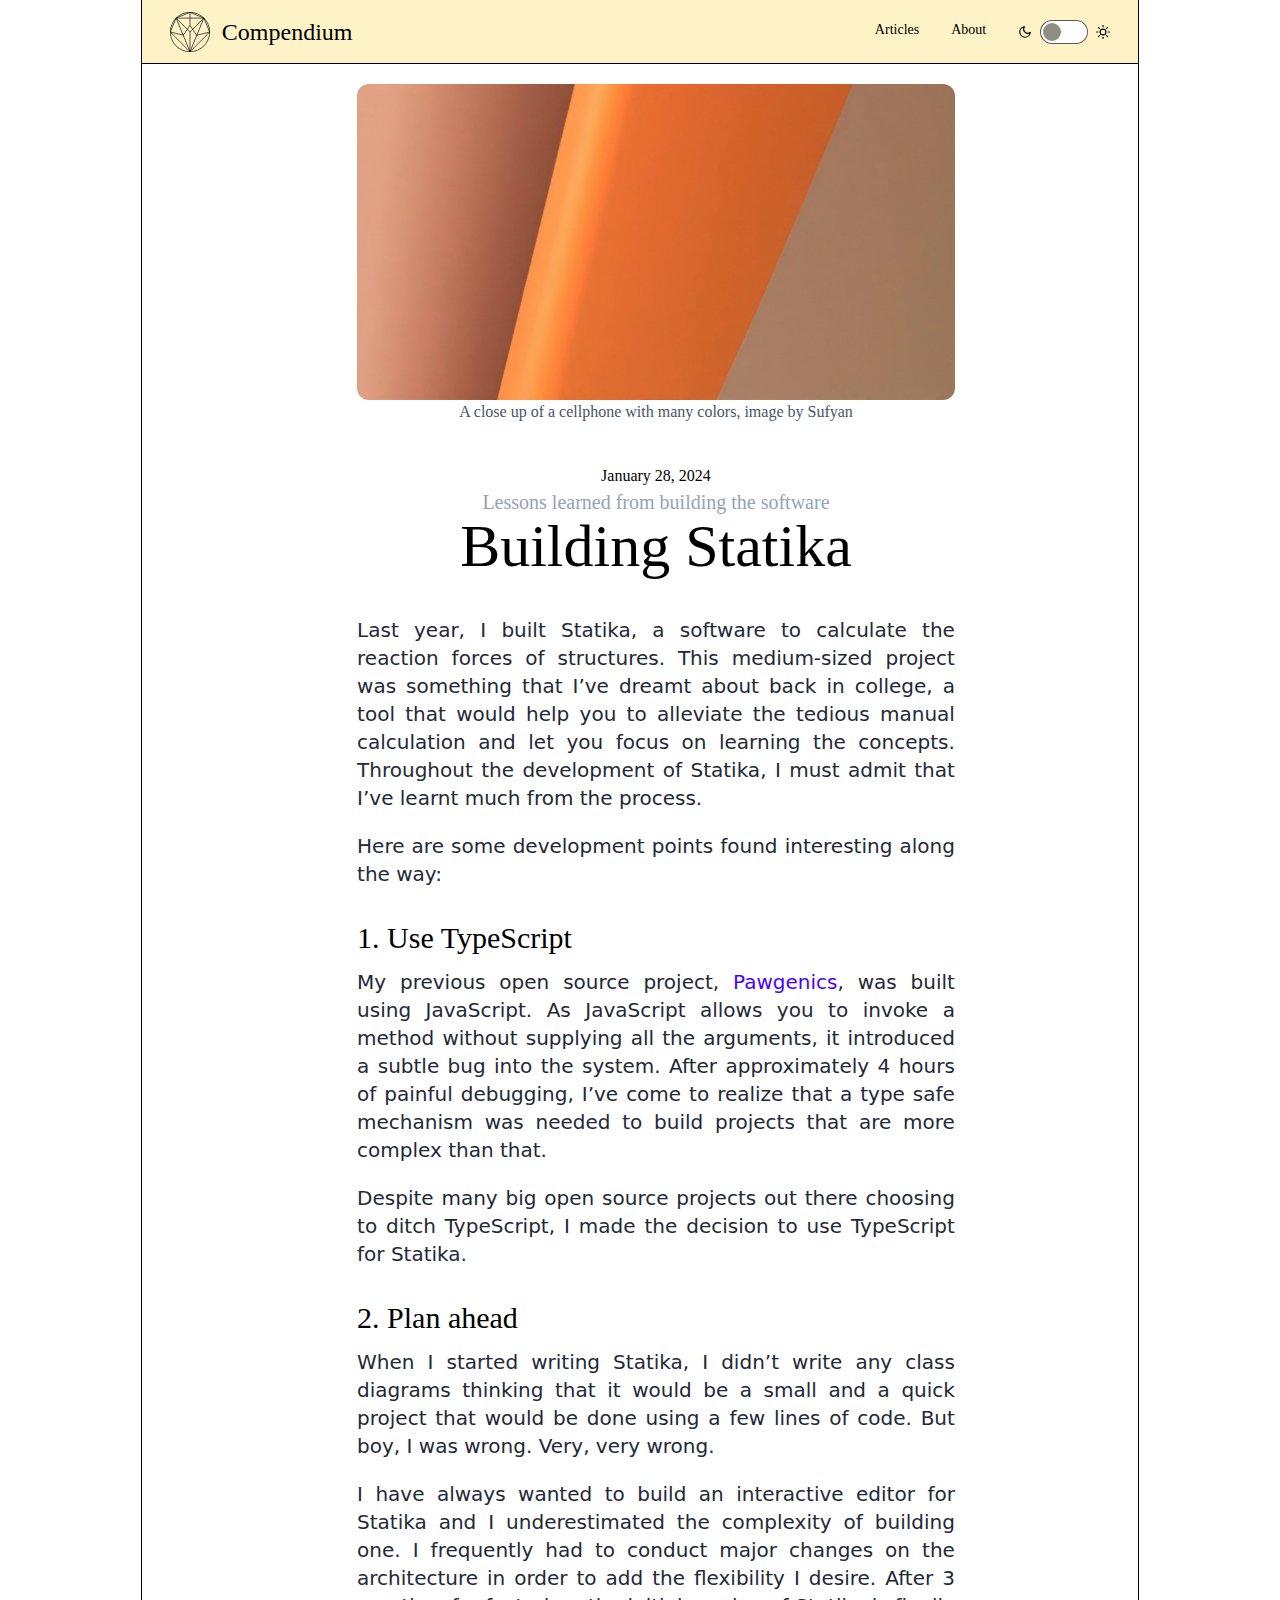
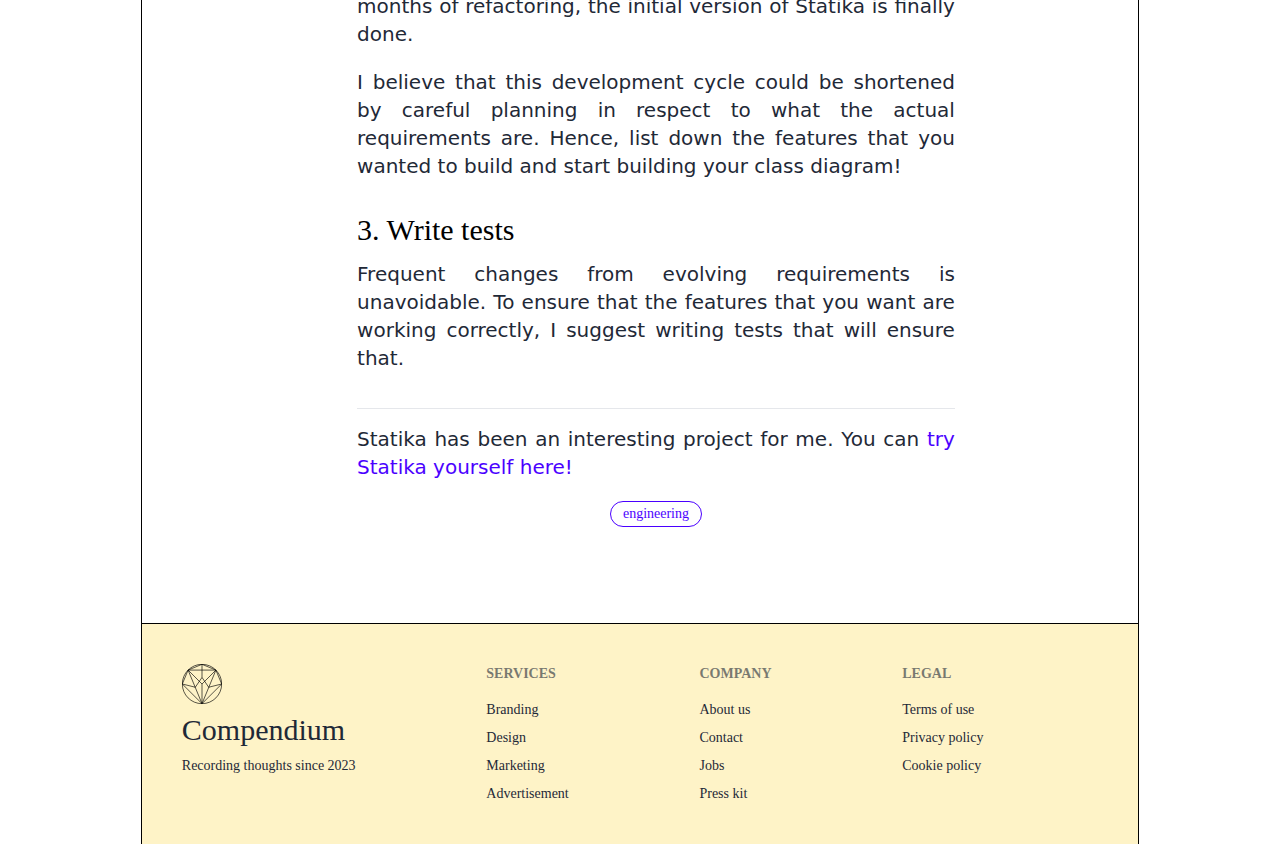
<file: blog/building-statika.html>
<!DOCTYPE html><html lang="en"><head><meta charSet="utf-8"/><meta name="viewport" content="width=device-width, initial-scale=1"/><link rel="preload" as="image" href="/blog-assets/building-statika/thumbnail-20240128.jpg"/><link rel="stylesheet" href="/_next/static/css/6d58c36423de832f.css" crossorigin="" data-precedence="next"/><link rel="preload" as="script" fetchPriority="low" href="/_next/static/chunks/webpack-da19fefe9a38d1b9.js" crossorigin=""/><script src="/_next/static/chunks/fd9d1056-2bbe4843974adc41.js" async="" crossorigin=""></script><script src="/_next/static/chunks/938-f4cdc03825a540b5.js" async="" crossorigin=""></script><script src="/_next/static/chunks/main-app-8b11c8115cef9cca.js" async="" crossorigin=""></script><script src="/_next/static/chunks/319-a52677fd971876e5.js" async=""></script><script src="/_next/static/chunks/app/blog/%5Bid%5D/page-3761c3a7099c096d.js" async=""></script><script src="/_next/static/chunks/app/layout-bb54b37aac091f40.js" async=""></script><title>Building Statika</title><meta name="description" content="Lessons learned from building the software"/><meta name="application-name" content="Compendium"/><meta name="author" content="Nanda Pratama Putra"/><link rel="icon" href="/favicon.ico" type="image/x-icon" sizes="32x32"/><script src="/_next/static/chunks/polyfills-c67a75d1b6f99dc8.js" crossorigin="" noModule=""></script></head><body class="__className_e66fe9"><script>!function(){try{var d=document.documentElement,n='data-theme',s='setAttribute';var e=localStorage.getItem('theme');if('system'===e||(!e&&true)){var t='(prefers-color-scheme: dark)',m=window.matchMedia(t);if(m.media!==t||m.matches){d.style.colorScheme = 'dark';d[s](n,'dark')}else{d.style.colorScheme = 'light';d[s](n,'light')}}else if(e){d[s](n,e|| '')}if(e==='light'||e==='dark')d.style.colorScheme=e}catch(e){}}()</script><div class="px-4 grid lg:grid-cols-[10%_80%] font-serif max-w-full min-h-svh"><div></div><div class="max-w-[1600px] justify-self-center switchable-line-primary border-x-[1px] h-full w-full"><div><div class="navbar h-4 font-serif max-h-[1rem] min-w-full switchable-bg border-b-[1px] switchable-line-primary top-0 sticky z-50"><div class="flex-1 pl-5"><a class="flex justify-center" href="/"><svg width="40" height="40" viewBox="0 0 122 122" fill="none" xmlns="http://www.w3.org/2000/svg" class="mr-3"><path d="M61 1C27.8629 1 1 27.8629 1 61C1 94.1371 27.8629 121 61 121C94.1371 121 121 94.1371 121 61C121 27.8629 94.1371 1 61 1Z" class="icon-stroke" stroke-width="2"></path><path d="M103.43 18.57L61 61" class="icon-stroke" stroke-miterlimit="10" stroke-width="2"></path><path d="M18.57 18.57L61 61" class="icon-stroke" stroke-miterlimit="10" stroke-width="2"></path><path d="M61 61V121" class="icon-stroke" stroke-miterlimit="10" stroke-width="2"></path><path d="M61 121L18.57 18.57" class="icon-stroke" stroke-miterlimit="10" stroke-width="2"></path><path d="M18.57 18.57L61 1" class="icon-stroke" stroke-miterlimit="10" stroke-width="2"></path><path d="M103.43 18.57L61 1" class="icon-stroke" stroke-miterlimit="10" stroke-width="2"></path><path d="M61 121L103.43 18.57" class="icon-stroke" stroke-miterlimit="10" stroke-width="2"></path><path d="M40.5 71L61 41" class="icon-stroke" stroke-miterlimit="10" stroke-width="2"></path><path d="M81.5 71L61 40.96" class="icon-stroke" stroke-miterlimit="10" stroke-width="2"></path><path d="M1 61L18.57 18.57" class="icon-stroke" stroke-miterlimit="10" stroke-width="2"></path><path d="M121 61L103.43 18.57" class="icon-stroke" stroke-miterlimit="10" stroke-width="2"></path><path d="M121 61L61 121" class="icon-stroke" stroke-miterlimit="10" stroke-width="2"></path><path d="M18.57 18.57H103.43" class="icon-stroke" stroke-miterlimit="10" stroke-width="2"></path><path d="M61 121L1 61" class="icon-stroke" stroke-miterlimit="10" stroke-width="2"></path><path d="M41 71L1 61" class="icon-stroke" stroke-miterlimit="10" stroke-width="2"></path><path d="M81 71L121 61" class="icon-stroke" stroke-miterlimit="10" stroke-width="2"></path><path d="M61 41V1" class="icon-stroke" stroke-miterlimit="10" stroke-width="2"></path></svg><h3 class="pt-1 sm:block hidden ">Compendium</h3></a></div><div class="flex-none"><ul class="menu menu-horizontal px-1"><li><a href="/blog"><h4 class="switchable-text-primary">Articles</h4></a></li><li><a href="/about"><h4 class="switchable-text-primary">About</h4></a></li><li></li></ul></div></div><div class="grid gap-4 font-serif sm:grid-cols-1 lg:grid-cols-[20%_60%] pt-5 min-h-[100vh]"><div></div><div class="min-w-[50%] mb-20"><div class="flex flex-col items-center justify-center"><img width="800" height="450" src="/blog-assets/building-statika/thumbnail-20240128.jpg" alt="A close up of a cellphone with many colors, image by Sufyan" class="rounded-xl"/><p class="text-md text-center text-slate-600 mb-10">A close up of a cellphone with many colors, image by Sufyan</p><p class="text-l switchable-text-primary">January 28, 2024</p><p class="text-xl text-slate-400 text-center">Lessons learned from building the software</p><h1 class="text-6xl mb-10 text-center">Building Statika</h1>
<p class="text-xl text-base-content pb-5 text-justify min-w-full font-sans">Last year, I built Statika, a software to calculate the reaction forces of structures. This medium-sized project was something that I’ve dreamt about back in college, a tool that would help you to alleviate the tedious manual calculation and let you focus on learning the concepts. Throughout the development of Statika, I must admit that I’ve learnt much from the process.</p>
<p class="text-xl text-base-content pb-5 text-justify min-w-full font-sans">Here are some development points found interesting along the way:</p>
<h1 class="text-3xl mb-3 mt-3 text-left min-w-full">1. Use TypeScript</h1>
<p class="text-xl text-base-content pb-5 text-justify min-w-full font-sans">My previous open source project, <a class="text-primary link link-hover" href="https://nandappputra.github.io/pawgenics/">Pawgenics</a>, was built using JavaScript. As JavaScript allows you to invoke a method without supplying all the arguments, it introduced a subtle bug into the system. After approximately 4 hours of painful debugging, I’ve come to realize that a type safe mechanism was needed to build projects that are more complex than that.</p>
<p class="text-xl text-base-content pb-5 text-justify min-w-full font-sans">Despite many big open source projects out there choosing to ditch TypeScript, I made the decision to use TypeScript for Statika.</p>
<h1 class="text-3xl mb-3 mt-3 text-left min-w-full">2. Plan ahead</h1>
<p class="text-xl text-base-content pb-5 text-justify min-w-full font-sans">When I started writing Statika, I didn’t write any class diagrams thinking that it would be a small and a quick project that would be done using a few lines of code. But boy, I was wrong. Very, very wrong.</p>
<p class="text-xl text-base-content pb-5 text-justify min-w-full font-sans">I have always wanted to build an interactive editor for Statika and I underestimated the complexity of building one. I frequently had to conduct major changes on the architecture in order to add the flexibility I desire. After 3 months of refactoring, the initial version of Statika is finally done.</p>
<p class="text-xl text-base-content pb-5 text-justify min-w-full font-sans">I believe that this development cycle could be shortened by careful planning in respect to what the actual requirements are. Hence, list down the features that you wanted to build and start building your class diagram!</p>
<h1 class="text-3xl mb-3 mt-3 text-left min-w-full">3. Write tests</h1>
<p class="text-xl text-base-content pb-5 text-justify min-w-full font-sans">Frequent changes from evolving requirements is unavoidable. To ensure that the features that you want are working correctly, I suggest writing tests that will ensure that.</p>
<hr class="divider h-0"/>
<p class="text-xl text-base-content pb-5 text-justify min-w-full font-sans">Statika has been an interesting project for me. You can <a class="text-primary link link-hover" href="https://nandappputra.github.io/statika/">try Statika yourself here!</a></p><div class="flex gap-1 "><a class="badge badge-primary badge-outline p-3 hover:drop-shadow-center active:bg-white" href="/blog/tag/engineering">engineering</a></div></div></div><div></div></div></div><footer class="footer p-10 switchable-bg text-base-content border-t-[1px] switchable-line-primary"><aside><svg width="40" height="40" viewBox="0 0 122 122" fill="none" xmlns="http://www.w3.org/2000/svg" class="mr-3"><path d="M61 1C27.8629 1 1 27.8629 1 61C1 94.1371 27.8629 121 61 121C94.1371 121 121 94.1371 121 61C121 27.8629 94.1371 1 61 1Z" class="icon-stroke" stroke-width="2"></path><path d="M103.43 18.57L61 61" class="icon-stroke" stroke-miterlimit="10" stroke-width="2"></path><path d="M18.57 18.57L61 61" class="icon-stroke" stroke-miterlimit="10" stroke-width="2"></path><path d="M61 61V121" class="icon-stroke" stroke-miterlimit="10" stroke-width="2"></path><path d="M61 121L18.57 18.57" class="icon-stroke" stroke-miterlimit="10" stroke-width="2"></path><path d="M18.57 18.57L61 1" class="icon-stroke" stroke-miterlimit="10" stroke-width="2"></path><path d="M103.43 18.57L61 1" class="icon-stroke" stroke-miterlimit="10" stroke-width="2"></path><path d="M61 121L103.43 18.57" class="icon-stroke" stroke-miterlimit="10" stroke-width="2"></path><path d="M40.5 71L61 41" class="icon-stroke" stroke-miterlimit="10" stroke-width="2"></path><path d="M81.5 71L61 40.96" class="icon-stroke" stroke-miterlimit="10" stroke-width="2"></path><path d="M1 61L18.57 18.57" class="icon-stroke" stroke-miterlimit="10" stroke-width="2"></path><path d="M121 61L103.43 18.57" class="icon-stroke" stroke-miterlimit="10" stroke-width="2"></path><path d="M121 61L61 121" class="icon-stroke" stroke-miterlimit="10" stroke-width="2"></path><path d="M18.57 18.57H103.43" class="icon-stroke" stroke-miterlimit="10" stroke-width="2"></path><path d="M61 121L1 61" class="icon-stroke" stroke-miterlimit="10" stroke-width="2"></path><path d="M41 71L1 61" class="icon-stroke" stroke-miterlimit="10" stroke-width="2"></path><path d="M81 71L121 61" class="icon-stroke" stroke-miterlimit="10" stroke-width="2"></path><path d="M61 41V1" class="icon-stroke" stroke-miterlimit="10" stroke-width="2"></path></svg><div class="text-3xl font-serif">Compendium</div><p>Recording thoughts since 2023</p></aside><nav><header class="footer-title">Services</header><a class="link link-hover">Branding</a><a class="link link-hover">Design</a><a class="link link-hover">Marketing</a><a class="link link-hover">Advertisement</a></nav><nav><header class="footer-title">Company</header><a class="link link-hover">About us</a><a class="link link-hover">Contact</a><a class="link link-hover">Jobs</a><a class="link link-hover">Press kit</a></nav><nav><header class="footer-title">Legal</header><a class="link link-hover">Terms of use</a><a class="link link-hover">Privacy policy</a><a class="link link-hover">Cookie policy</a></nav></footer></div><div></div></div><script src="/_next/static/chunks/webpack-da19fefe9a38d1b9.js" crossorigin="" async=""></script><script>(self.__next_f=self.__next_f||[]).push([0]);self.__next_f.push([2,null])</script><script>self.__next_f.push([1,"1:HL[\"/_next/static/css/6d58c36423de832f.css\",\"style\",{\"crossOrigin\":\"\"}]\n0:\"$L2\"\n"])</script><script>self.__next_f.push([1,"3:I[7690,[],\"\"]\n5:I[5250,[\"319\",\"static/chunks/319-a52677fd971876e5.js\",\"548\",\"static/chunks/app/blog/%5Bid%5D/page-3761c3a7099c096d.js\"],\"\"]\n6:I[4543,[\"319\",\"static/chunks/319-a52677fd971876e5.js\",\"548\",\"static/chunks/app/blog/%5Bid%5D/page-3761c3a7099c096d.js\"],\"\"]\n8:I[5613,[],\"\"]\na:I[1778,[],\"\"]\nb:I[1350,[\"185\",\"static/chunks/app/layout-bb54b37aac091f40.js\"],\"ThemeProvider\"]\nd:I[8955,[],\"\"]\n9:[\"id\",\"building-statika\",\"d\"]\n"])</script><script>self.__next_f.push([1,"2:[[[\"$\",\"link\",\"0\",{\"rel\":\"stylesheet\",\"href\":\"/_next/static/css/6d58c36423de832f.css\",\"precedence\":\"next\",\"crossOrigin\":\"\"}]],[\"$\",\"$L3\",null,{\"buildId\":\"Vlf0I3UseNa3W_fzd9X4O\",\"assetPrefix\":\"\",\"initialCanonicalUrl\":\"/blog/building-statika\",\"initialTree\":[\"\",{\"children\":[\"blog\",{\"children\":[[\"id\",\"building-statika\",\"d\"],{\"children\":[\"__PAGE__?{\\\"id\\\":\\\"building-statika\\\"}\",{}]}]}]},\"$undefined\",\"$undefined\",true],\"initialSeedData\":[\"\",{\"children\":[\"blog\",{\"children\":[[\"id\",\"building-statika\",\"d\"],{\"children\":[\"__PAGE__\",{},[\"$L4\",[\"$\",\"div\",null,{\"children\":[[\"$\",\"div\",null,{\"className\":\"navbar h-4 font-serif max-h-[1rem] min-w-full switchable-bg border-b-[1px] switchable-line-primary top-0 sticky z-50\",\"children\":[[\"$\",\"div\",null,{\"className\":\"flex-1 pl-5\",\"children\":[\"$\",\"$L5\",null,{\"href\":\"/\",\"className\":\"flex justify-center\",\"children\":[[\"$\",\"svg\",null,{\"width\":40,\"height\":40,\"viewBox\":\"0 0 122 122\",\"fill\":\"none\",\"xmlns\":\"http://www.w3.org/2000/svg\",\"className\":\"mr-3\",\"children\":[[\"$\",\"path\",null,{\"d\":\"M61 1C27.8629 1 1 27.8629 1 61C1 94.1371 27.8629 121 61 121C94.1371 121 121 94.1371 121 61C121 27.8629 94.1371 1 61 1Z\",\"className\":\"icon-stroke\",\"strokeWidth\":2}],[\"$\",\"path\",null,{\"d\":\"M103.43 18.57L61 61\",\"className\":\"icon-stroke\",\"strokeMiterlimit\":\"10\",\"strokeWidth\":2}],[\"$\",\"path\",null,{\"d\":\"M18.57 18.57L61 61\",\"className\":\"icon-stroke\",\"strokeMiterlimit\":\"10\",\"strokeWidth\":2}],[\"$\",\"path\",null,{\"d\":\"M61 61V121\",\"className\":\"icon-stroke\",\"strokeMiterlimit\":\"10\",\"strokeWidth\":2}],[\"$\",\"path\",null,{\"d\":\"M61 121L18.57 18.57\",\"className\":\"icon-stroke\",\"strokeMiterlimit\":\"10\",\"strokeWidth\":2}],[\"$\",\"path\",null,{\"d\":\"M18.57 18.57L61 1\",\"className\":\"icon-stroke\",\"strokeMiterlimit\":\"10\",\"strokeWidth\":2}],[\"$\",\"path\",null,{\"d\":\"M103.43 18.57L61 1\",\"className\":\"icon-stroke\",\"strokeMiterlimit\":\"10\",\"strokeWidth\":2}],[\"$\",\"path\",null,{\"d\":\"M61 121L103.43 18.57\",\"className\":\"icon-stroke\",\"strokeMiterlimit\":\"10\",\"strokeWidth\":2}],[\"$\",\"path\",null,{\"d\":\"M40.5 71L61 41\",\"className\":\"icon-stroke\",\"strokeMiterlimit\":\"10\",\"strokeWidth\":2}],[\"$\",\"path\",null,{\"d\":\"M81.5 71L61 40.96\",\"className\":\"icon-stroke\",\"strokeMiterlimit\":\"10\",\"strokeWidth\":2}],[\"$\",\"path\",null,{\"d\":\"M1 61L18.57 18.57\",\"className\":\"icon-stroke\",\"strokeMiterlimit\":\"10\",\"strokeWidth\":2}],[\"$\",\"path\",null,{\"d\":\"M121 61L103.43 18.57\",\"className\":\"icon-stroke\",\"strokeMiterlimit\":\"10\",\"strokeWidth\":2}],[\"$\",\"path\",null,{\"d\":\"M121 61L61 121\",\"className\":\"icon-stroke\",\"strokeMiterlimit\":\"10\",\"strokeWidth\":2}],[\"$\",\"path\",null,{\"d\":\"M18.57 18.57H103.43\",\"className\":\"icon-stroke\",\"strokeMiterlimit\":\"10\",\"strokeWidth\":2}],[\"$\",\"path\",null,{\"d\":\"M61 121L1 61\",\"className\":\"icon-stroke\",\"strokeMiterlimit\":\"10\",\"strokeWidth\":2}],[\"$\",\"path\",null,{\"d\":\"M41 71L1 61\",\"className\":\"icon-stroke\",\"strokeMiterlimit\":\"10\",\"strokeWidth\":2}],[\"$\",\"path\",null,{\"d\":\"M81 71L121 61\",\"className\":\"icon-stroke\",\"strokeMiterlimit\":\"10\",\"strokeWidth\":2}],[\"$\",\"path\",null,{\"d\":\"M61 41V1\",\"className\":\"icon-stroke\",\"strokeMiterlimit\":\"10\",\"strokeWidth\":2}]]}],[\"$\",\"h3\",null,{\"className\":\"pt-1 sm:block hidden \",\"children\":\"Compendium\"}]]}]}],[\"$\",\"div\",null,{\"className\":\"flex-none\",\"children\":[\"$\",\"ul\",null,{\"className\":\"menu menu-horizontal px-1\",\"children\":[[\"$\",\"li\",null,{\"children\":[\"$\",\"$L5\",null,{\"href\":\"/blog\",\"children\":[\"$\",\"h4\",null,{\"className\":\"switchable-text-primary\",\"children\":\"Articles\"}]}]}],[\"$\",\"li\",null,{\"children\":[\"$\",\"$L5\",null,{\"href\":\"/about\",\"children\":[\"$\",\"h4\",null,{\"className\":\"switchable-text-primary\",\"children\":\"About\"}]}]}],[\"$\",\"li\",null,{\"children\":[\"$\",\"$L6\",null,{}]}]]}]}]]}],[\"$\",\"div\",null,{\"className\":\"grid gap-4 font-serif sm:grid-cols-1 lg:grid-cols-[20%_60%] pt-5 min-h-[100vh]\",\"children\":[[\"$\",\"div\",null,{}],[\"$\",\"div\",null,{\"className\":\"min-w-[50%] mb-20\",\"children\":[\"$\",\"div\",null,{\"className\":\"flex flex-col items-center justify-center\",\"children\":[[[\"$\",\"img\",null,{\"width\":800,\"height\":450,\"src\":\"/blog-assets/building-statika/thumbnail-20240128.jpg\",\"alt\":\"A close up of a cellphone with many colors, image by Sufyan\",\"className\":\"rounded-xl\"}],[\"$\",\"p\",null,{\"className\":\"text-md text-center text-slate-600 mb-10\",\"children\":\"A close up of a cellphone with many colors, image by Sufyan\"}],[\"$\",\"p\",null,{\"className\":\"text-l switchable-text-primary\",\"children\":\"January 28, 2024\"}],[\"$\",\"p\",null,{\"className\":\"text-xl text-slate-400 text-center\",\"children\":\"Lessons learned from building the software\"}]],\"$L7\",[\"$\",\"div\",null,{\"className\":\"flex gap-1 \",\"children\":[[\"$\",\"$L5\",\"building-statika-engineering\",{\"href\":\"/blog/tag/engineering\",\"className\":\"badge badge-primary badge-outline p-3 hover:drop-shadow-center active:bg-white\",\"children\":\"engineering\"}]]}]]}]}],[\"$\",\"div\",null,{}]]}]]}],null]]},[\"$\",\"$L8\",null,{\"parallelRouterKey\":\"children\",\"segmentPath\":[\"children\",\"blog\",\"children\",\"$9\",\"children\"],\"loading\":\"$undefined\",\"loadingStyles\":\"$undefined\",\"loadingScripts\":\"$undefined\",\"hasLoading\":false,\"error\":\"$undefined\",\"errorStyles\":\"$undefined\",\"errorScripts\":\"$undefined\",\"template\":[\"$\",\"$La\",null,{}],\"templateStyles\":\"$undefined\",\"templateScripts\":\"$undefined\",\"notFound\":\"$undefined\",\"notFoundStyles\":\"$undefined\",\"styles\":null}]]},[\"$\",\"$L8\",null,{\"parallelRouterKey\":\"children\",\"segmentPath\":[\"children\",\"blog\",\"children\"],\"loading\":\"$undefined\",\"loadingStyles\":\"$undefined\",\"loadingScripts\":\"$undefined\",\"hasLoading\":false,\"error\":\"$undefined\",\"errorStyles\":\"$undefined\",\"errorScripts\":\"$undefined\",\"template\":[\"$\",\"$La\",null,{}],\"templateStyles\":\"$undefined\",\"templateScripts\":\"$undefined\",\"notFound\":\"$undefined\",\"notFoundStyles\":\"$undefined\",\"styles\":null}]]},[null,[\"$\",\"html\",null,{\"lang\":\"en\",\"children\":[\"$\",\"body\",null,{\"className\":\"__className_e66fe9\",\"children\":[\"$\",\"$Lb\",null,{\"children\":[\"$\",\"div\",null,{\"className\":\"px-4 grid lg:grid-cols-[10%_80%] font-serif max-w-full min-h-svh\",\"children\":[[\"$\",\"div\",null,{}],[\"$\",\"div\",null,{\"className\":\"max-w-[1600px] justify-self-center switchable-line-primary border-x-[1px] h-full w-full\",\"children\":[[\"$\",\"$L8\",null,{\"parallelRouterKey\":\"children\",\"segmentPath\":[\"children\"],\"loading\":\"$undefined\",\"loadingStyles\":\"$undefined\",\"loadingScripts\":\"$undefined\",\"hasLoading\":false,\"error\":\"$undefined\",\"errorStyles\":\"$undefined\",\"errorScripts\":\"$undefined\",\"template\":[\"$\",\"$La\",null,{}],\"templateStyles\":\"$undefined\",\"templateScripts\":\"$undefined\",\"notFound\":[[\"$\",\"title\",null,{\"children\":\"404: This page could not be found.\"}],[\"$\",\"div\",null,{\"style\":{\"fontFamily\":\"system-ui,\\\"Segoe UI\\\",Roboto,Helvetica,Arial,sans-serif,\\\"Apple Color Emoji\\\",\\\"Segoe UI Emoji\\\"\",\"height\":\"100vh\",\"textAlign\":\"center\",\"display\":\"flex\",\"flexDirection\":\"column\",\"alignItems\":\"center\",\"justifyContent\":\"center\"},\"children\":[\"$\",\"div\",null,{\"children\":[[\"$\",\"style\",null,{\"dangerouslySetInnerHTML\":{\"__html\":\"body{color:#000;background:#fff;margin:0}.next-error-h1{border-right:1px solid rgba(0,0,0,.3)}@media (prefers-color-scheme:dark){body{color:#fff;background:#000}.next-error-h1{border-right:1px solid rgba(255,255,255,.3)}}\"}}],[\"$\",\"h1\",null,{\"className\":\"next-error-h1\",\"style\":{\"display\":\"inline-block\",\"margin\":\"0 20px 0 0\",\"padding\":\"0 23px 0 0\",\"fontSize\":24,\"fontWeight\":500,\"verticalAlign\":\"top\",\"lineHeight\":\"49px\"},\"children\":\"404\"}],[\"$\",\"div\",null,{\"style\":{\"display\":\"inline-block\"},\"children\":[\"$\",\"h2\",null,{\"style\":{\"fontSize\":14,\"fontWeight\":400,\"lineHeight\":\"49px\",\"margin\":0},\"children\":\"This page could not be found.\"}]}]]}]}]],\"notFoundStyles\":[],\"styles\":null}],[\"$\",\"footer\",null,{\"className\":\"footer p-10 switchable-bg text-base-content border-t-[1px] switchable-line-primary\",\"children\":[[\"$\",\"aside\",null,{\"children\":[[\"$\",\"svg\",null,{\"width\":40,\"height\":40,\"viewBox\":\"0 0 122 122\",\"fill\":\"none\",\"xmlns\":\"http://www.w3.org/2000/svg\",\"className\":\"mr-3\",\"children\":[[\"$\",\"path\",null,{\"d\":\"M61 1C27.8629 1 1 27.8629 1 61C1 94.1371 27.8629 121 61 121C94.1371 121 121 94.1371 121 61C121 27.8629 94.1371 1 61 1Z\",\"className\":\"icon-stroke\",\"strokeWidth\":2}],[\"$\",\"path\",null,{\"d\":\"M103.43 18.57L61 61\",\"className\":\"icon-stroke\",\"strokeMiterlimit\":\"10\",\"strokeWidth\":2}],[\"$\",\"path\",null,{\"d\":\"M18.57 18.57L61 61\",\"className\":\"icon-stroke\",\"strokeMiterlimit\":\"10\",\"strokeWidth\":2}],[\"$\",\"path\",null,{\"d\":\"M61 61V121\",\"className\":\"icon-stroke\",\"strokeMiterlimit\":\"10\",\"strokeWidth\":2}],[\"$\",\"path\",null,{\"d\":\"M61 121L18.57 18.57\",\"className\":\"icon-stroke\",\"strokeMiterlimit\":\"10\",\"strokeWidth\":2}],[\"$\",\"path\",null,{\"d\":\"M18.57 18.57L61 1\",\"className\":\"icon-stroke\",\"strokeMiterlimit\":\"10\",\"strokeWidth\":2}],[\"$\",\"path\",null,{\"d\":\"M103.43 18.57L61 1\",\"className\":\"icon-stroke\",\"strokeMiterlimit\":\"10\",\"strokeWidth\":2}],[\"$\",\"path\",null,{\"d\":\"M61 121L103.43 18.57\",\"className\":\"icon-stroke\",\"strokeMiterlimit\":\"10\",\"strokeWidth\":2}],[\"$\",\"path\",null,{\"d\":\"M40.5 71L61 41\",\"className\":\"icon-stroke\",\"strokeMiterlimit\":\"10\",\"strokeWidth\":2}],[\"$\",\"path\",null,{\"d\":\"M81.5 71L61 40.96\",\"className\":\"icon-stroke\",\"strokeMiterlimit\":\"10\",\"strokeWidth\":2}],[\"$\",\"path\",null,{\"d\":\"M1 61L18.57 18.57\",\"className\":\"icon-stroke\",\"strokeMiterlimit\":\"10\",\"strokeWidth\":2}],[\"$\",\"path\",null,{\"d\":\"M121 61L103.43 18.57\",\"className\":\"icon-stroke\",\"strokeMiterlimit\":\"10\",\"strokeWidth\":2}],[\"$\",\"path\",null,{\"d\":\"M121 61L61 121\",\"className\":\"icon-stroke\",\"strokeMiterlimit\":\"10\",\"strokeWidth\":2}],[\"$\",\"path\",null,{\"d\":\"M18.57 18.57H103.43\",\"className\":\"icon-stroke\",\"strokeMiterlimit\":\"10\",\"strokeWidth\":2}],[\"$\",\"path\",null,{\"d\":\"M61 121L1 61\",\"className\":\"icon-stroke\",\"strokeMiterlimit\":\"10\",\"strokeWidth\":2}],[\"$\",\"path\",null,{\"d\":\"M41 71L1 61\",\"className\":\"icon-stroke\",\"strokeMiterlimit\":\"10\",\"strokeWidth\":2}],[\"$\",\"path\",null,{\"d\":\"M81 71L121 61\",\"className\":\"icon-stroke\",\"strokeMiterlimit\":\"10\",\"strokeWidth\":2}],[\"$\",\"path\",null,{\"d\":\"M61 41V1\",\"className\":\"icon-stroke\",\"strokeMiterlimit\":\"10\",\"strokeWidth\":2}]]}],[\"$\",\"div\",null,{\"className\":\"text-3xl font-serif\",\"children\":\"Compendium\"}],[\"$\",\"p\",null,{\"children\":\"Recording thoughts since 2023\"}]]}],[\"$\",\"nav\",null,{\"children\":[[\"$\",\"header\",null,{\"className\":\"footer-title\",\"children\":\"Services\"}],[\"$\",\"a\",null,{\"className\":\"link link-hover\",\"children\":\"Branding\"}],[\"$\",\"a\",null,{\"className\":\"link link-hover\",\"children\":\"Design\"}],[\"$\",\"a\",null,{\"className\":\"link link-hover\",\"children\":\"Marketing\"}],[\"$\",\"a\",null,{\"className\":\"link link-hover\",\"children\":\"Advertisement\"}]]}],[\"$\",\"nav\",null,{\"children\":[[\"$\",\"header\",null,{\"className\":\"footer-title\",\"children\":\"Company\"}],[\"$\",\"a\",null,{\"className\":\"link link-hover\",\"children\":\"About us\"}],[\"$\",\"a\",null,{\"className\":\"link link-hover\",\"children\":\"Contact\"}],[\"$\",\"a\",null,{\"className\":\"link link-hover\",\"children\":\"Jobs\"}],[\"$\",\"a\",null,{\"className\":\"link link-hover\",\"children\":\"Press kit\"}]]}],[\"$\",\"nav\",null,{\"children\":[[\"$\",\"header\",null,{\"className\":\"footer-title\",\"children\":\"Legal\"}],[\"$\",\"a\",null,{\"className\":\"link link-hover\",\"children\":\"Terms of use\"}],[\"$\",\"a\",null,{\"className\":\"link link-hover\",\"children\":\"Privacy policy\"}],[\"$\",\"a\",null,{\"className\":\"link link-hover\",\"children\":\"Cookie policy\"}]]}]]}]]}],[\"$\",\"div\",null,{}]]}]}]}]}],null]],\"initialHead\":[false,\"$Lc\"],\"globalErrorComponent\":\"$d\"}]]\n"])</script><script>self.__next_f.push([1,"7:[[\"$\",\"h1\",null,{\"className\":\"text-6xl mb-10 text-center\",\"children\":\"Building Statika\"}],\"\\n\",[\"$\",\"p\",null,{\"className\":\"text-xl text-base-content pb-5 text-justify min-w-full font-sans\",\"children\":\"Last year, I built Statika, a software to calculate the reaction forces of structures. This medium-sized project was something that I’ve dreamt about back in college, a tool that would help you to alleviate the tedious manual calculation and let you focus on learning the concepts. Throughout the development of Statika, I must admit that I’ve learnt much from the process.\"}],\"\\n\",[\"$\",\"p\",null,{\"className\":\"text-xl text-base-content pb-5 text-justify min-w-full font-sans\",\"children\":\"Here are some development points found interesting along the way:\"}],\"\\n\",[\"$\",\"h1\",null,{\"className\":\"text-3xl mb-3 mt-3 text-left min-w-full\",\"children\":\"1. Use TypeScript\"}],\"\\n\",[\"$\",\"p\",null,{\"className\":\"text-xl text-base-content pb-5 text-justify min-w-full font-sans\",\"children\":[\"My previous open source project, \",[\"$\",\"a\",null,{\"className\":\"text-primary link link-hover\",\"href\":\"https://nandappputra.github.io/pawgenics/\",\"children\":\"Pawgenics\"}],\", was built using JavaScript. As JavaScript allows you to invoke a method without supplying all the arguments, it introduced a subtle bug into the system. After approximately 4 hours of painful debugging, I’ve come to realize that a type safe mechanism was needed to build projects that are more complex than that.\"]}],\"\\n\",[\"$\",\"p\",null,{\"className\":\"text-xl text-base-content pb-5 text-justify min-w-full font-sans\",\"children\":\"Despite many big open source projects out there choosing to ditch TypeScript, I made the decision to use TypeScript for Statika.\"}],\"\\n\",[\"$\",\"h1\",null,{\"className\":\"text-3xl mb-3 mt-3 text-left min-w-full\",\"children\":\"2. Plan ahead\"}],\"\\n\",[\"$\",\"p\",null,{\"className\":\"text-xl text-base-content pb-5 text-justify min-w-full font-sans\",\"children\":\"When I started writing Statika, I didn’t write any class diagrams thinking that it would be a small and a quick project that would be done using a few lines of code. But boy, I was wrong. Very, very wrong.\"}],\"\\n\",[\"$\",\"p\",null,{\"className\":\"text-xl text-base-content pb-5 text-justify min-w-full font-sans\",\"children\":\"I have always wanted to build an interactive editor for Statika and I underestimated the complexity of building one. I frequently had to conduct major changes on the architecture in order to add the flexibility I desire. After 3 months of refactoring, the initial version of Statika is finally done.\"}],\"\\n\",[\"$\",\"p\",null,{\"className\":\"text-xl text-base-content pb-5 text-justify min-w-full font-sans\",\"children\":\"I believe that this development cycle could be shortened by careful planning in respect to what the actual requirements are. Hence, list down the features that you wanted to build and start building your class diagram!\"}],\"\\n\",[\"$\",\"h1\",null,{\"className\":\"text-3xl mb-3 mt-3 text-left min-w-full\",\"children\":\"3. Write tests\"}],\"\\n\",[\"$\",\"p\",null,{\"className\":\"text-xl text-base-content pb-5 text-justify min-w-full font-sans\",\"children\":\"Frequent changes from evolving requirements is unavoidable. To ensure that the features that you want are working correctly, I suggest writing tests that will ensure that.\"}],\"\\n\",[\"$\",\"hr\",null,{\"className\":\"divider h-0\"}],\"\\n\",[\"$\",\"p\",null,{\"className\":\"text-xl text-base-content pb-5 text-justify min-w-full font-sans\",\"children\":[\"Statika has been an interesting project for me. You can \",[\"$\",\"a\",null,{\"className\":\"text-primary link link-hover\",\"href\":\"https://nandappputra.github.io/statika/\",\"children\":\"try Statika yourself here!\"}]]}]]\n"])</script><script>self.__next_f.push([1,"c:[[\"$\",\"meta\",\"0\",{\"name\":\"viewport\",\"content\":\"width=device-width, initial-scale=1\"}],[\"$\",\"meta\",\"1\",{\"charSet\":\"utf-8\"}],[\"$\",\"title\",\"2\",{\"children\":\"Building Statika\"}],[\"$\",\"meta\",\"3\",{\"name\":\"description\",\"content\":\"Lessons learned from building the software\"}],[\"$\",\"meta\",\"4\",{\"name\":\"application-name\",\"content\":\"Compendium\"}],[\"$\",\"meta\",\"5\",{\"name\":\"author\",\"content\":\"Nanda Pratama Putra\"}],[\"$\",\"link\",\"6\",{\"rel\":\"icon\",\"href\":\"/favicon.ico\",\"type\":\"image/x-icon\",\"sizes\":\"32x32\"}]]\n4:null\n"])</script><script>self.__next_f.push([1,""])</script></body></html>
</file>
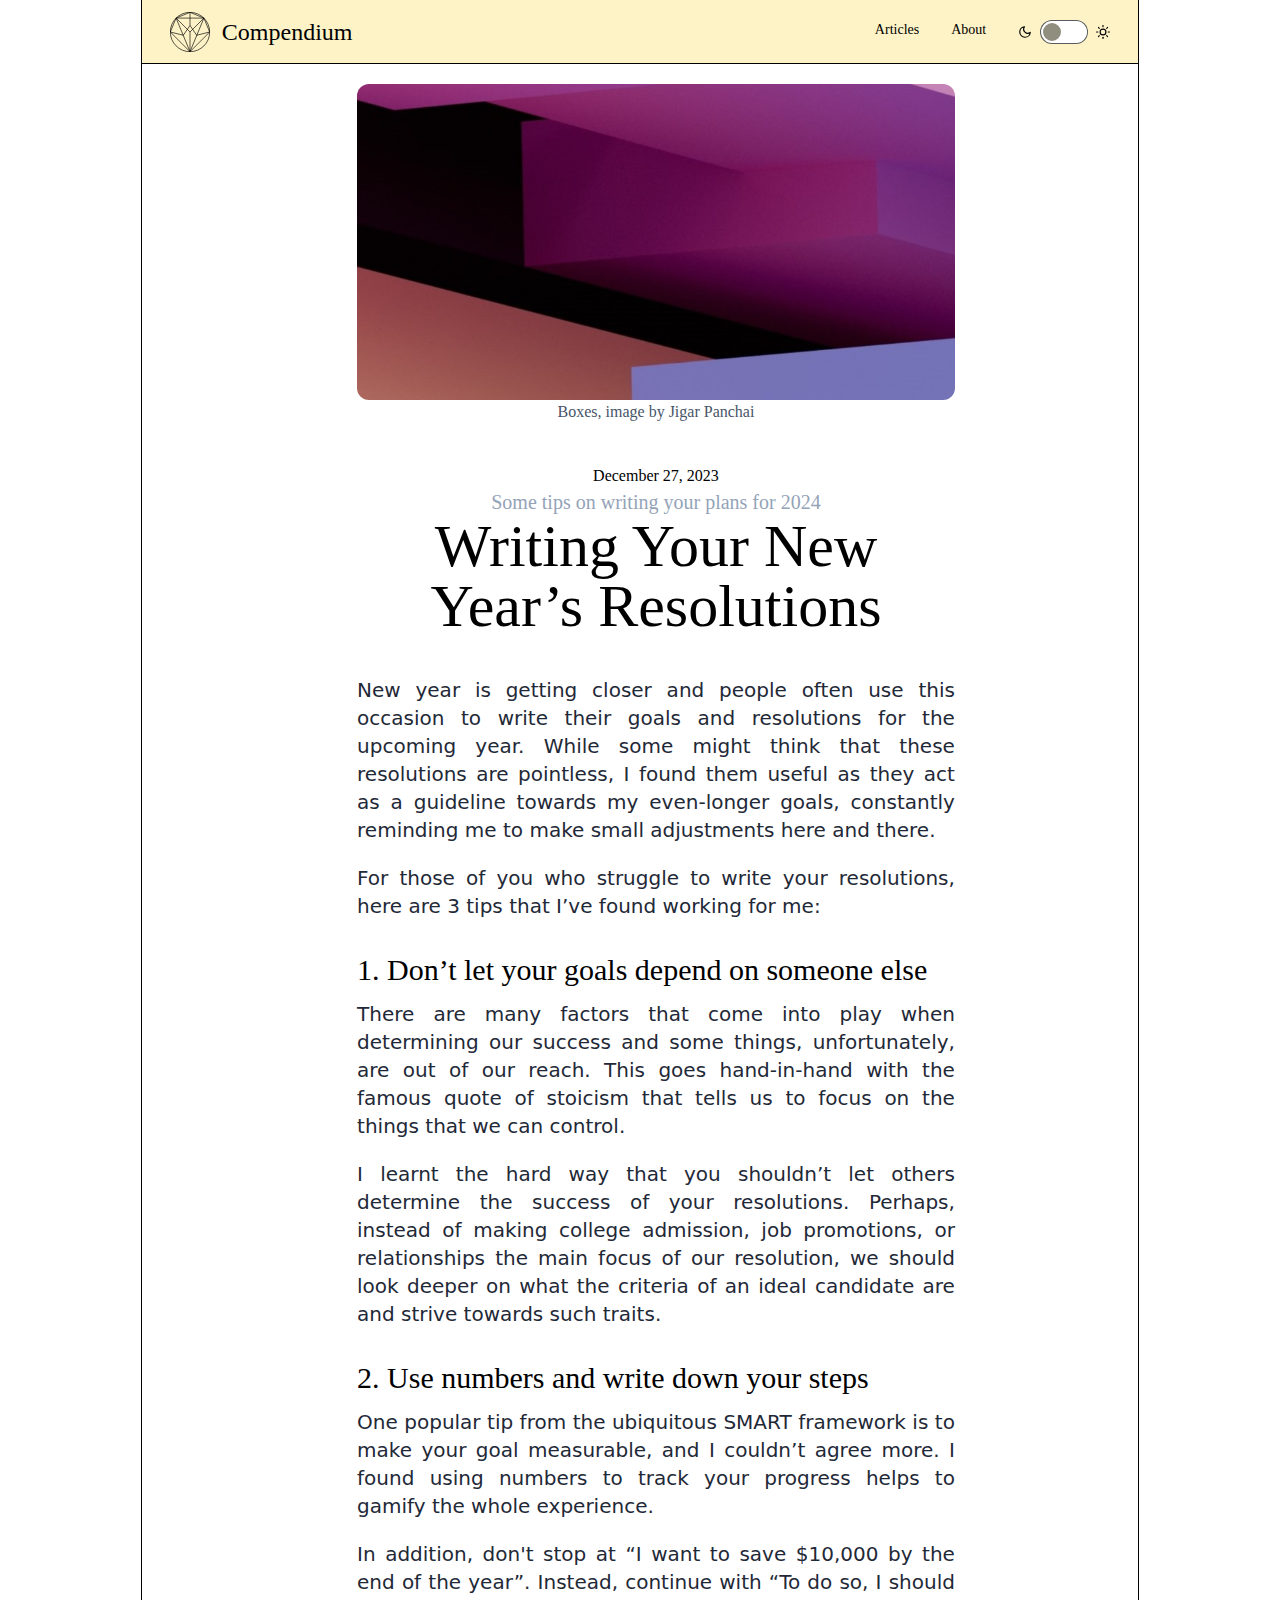
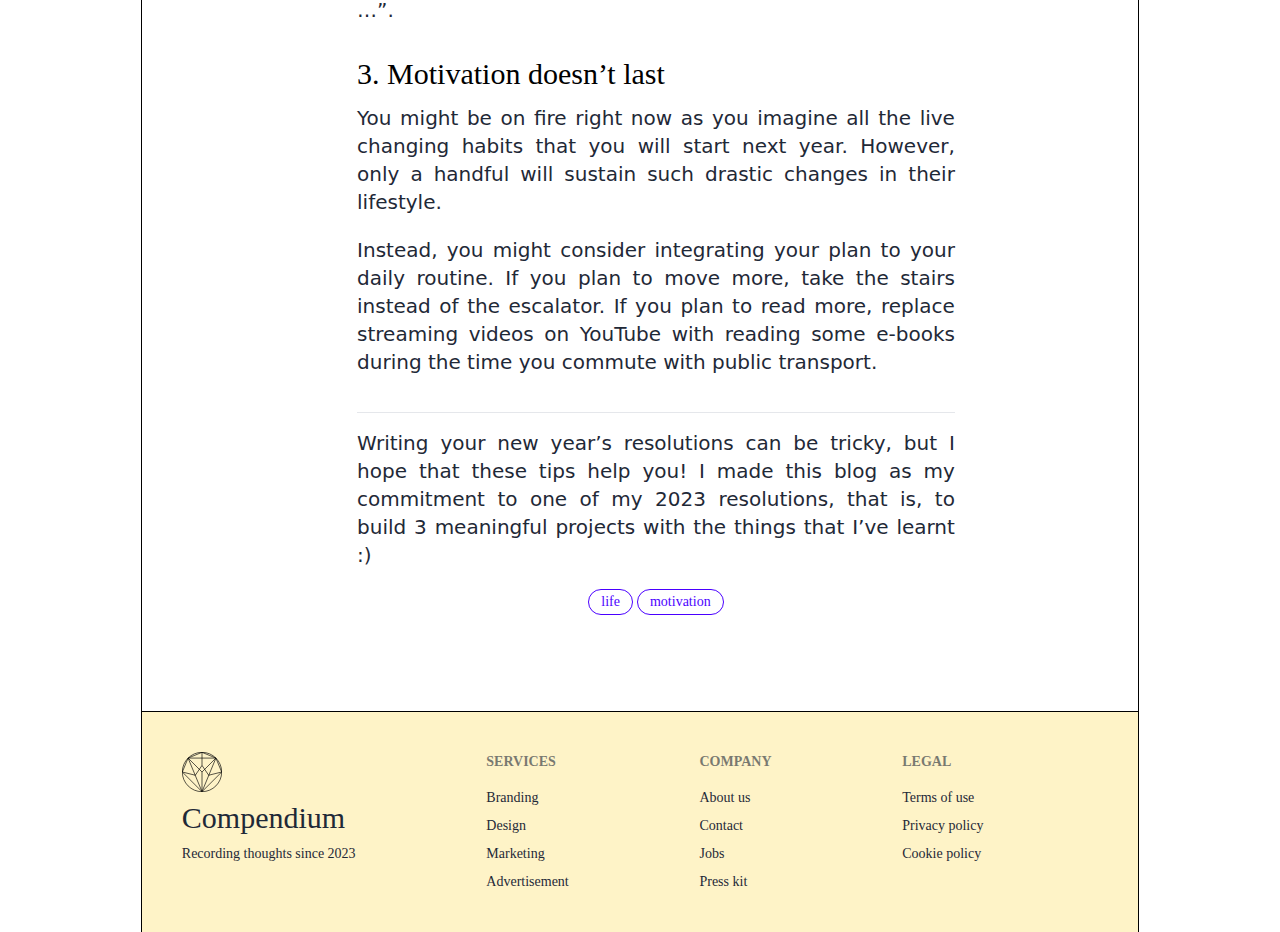
<file: blog/writing-your-new-years-resolutions.html>
<!DOCTYPE html><html lang="en"><head><meta charSet="utf-8"/><meta name="viewport" content="width=device-width, initial-scale=1"/><link rel="preload" as="image" href="/blog-assets/writing-your-new-years-resolutions/thumbnail.jpg"/><link rel="stylesheet" href="/_next/static/css/6d58c36423de832f.css" crossorigin="" data-precedence="next"/><link rel="preload" as="script" fetchPriority="low" href="/_next/static/chunks/webpack-da19fefe9a38d1b9.js" crossorigin=""/><script src="/_next/static/chunks/fd9d1056-2bbe4843974adc41.js" async="" crossorigin=""></script><script src="/_next/static/chunks/938-f4cdc03825a540b5.js" async="" crossorigin=""></script><script src="/_next/static/chunks/main-app-8b11c8115cef9cca.js" async="" crossorigin=""></script><script src="/_next/static/chunks/319-a52677fd971876e5.js" async=""></script><script src="/_next/static/chunks/app/blog/%5Bid%5D/page-3761c3a7099c096d.js" async=""></script><script src="/_next/static/chunks/app/layout-bb54b37aac091f40.js" async=""></script><title>Writing Your New Year’s Resolutions</title><meta name="description" content="Some tips on writing your plans for 2024"/><meta name="application-name" content="Compendium"/><meta name="author" content="Nanda Pratama Putra"/><link rel="icon" href="/favicon.ico" type="image/x-icon" sizes="32x32"/><script src="/_next/static/chunks/polyfills-c67a75d1b6f99dc8.js" crossorigin="" noModule=""></script></head><body class="__className_e66fe9"><script>!function(){try{var d=document.documentElement,n='data-theme',s='setAttribute';var e=localStorage.getItem('theme');if('system'===e||(!e&&true)){var t='(prefers-color-scheme: dark)',m=window.matchMedia(t);if(m.media!==t||m.matches){d.style.colorScheme = 'dark';d[s](n,'dark')}else{d.style.colorScheme = 'light';d[s](n,'light')}}else if(e){d[s](n,e|| '')}if(e==='light'||e==='dark')d.style.colorScheme=e}catch(e){}}()</script><div class="px-4 grid lg:grid-cols-[10%_80%] font-serif max-w-full min-h-svh"><div></div><div class="max-w-[1600px] justify-self-center switchable-line-primary border-x-[1px] h-full w-full"><div><div class="navbar h-4 font-serif max-h-[1rem] min-w-full switchable-bg border-b-[1px] switchable-line-primary top-0 sticky z-50"><div class="flex-1 pl-5"><a class="flex justify-center" href="/"><svg width="40" height="40" viewBox="0 0 122 122" fill="none" xmlns="http://www.w3.org/2000/svg" class="mr-3"><path d="M61 1C27.8629 1 1 27.8629 1 61C1 94.1371 27.8629 121 61 121C94.1371 121 121 94.1371 121 61C121 27.8629 94.1371 1 61 1Z" class="icon-stroke" stroke-width="2"></path><path d="M103.43 18.57L61 61" class="icon-stroke" stroke-miterlimit="10" stroke-width="2"></path><path d="M18.57 18.57L61 61" class="icon-stroke" stroke-miterlimit="10" stroke-width="2"></path><path d="M61 61V121" class="icon-stroke" stroke-miterlimit="10" stroke-width="2"></path><path d="M61 121L18.57 18.57" class="icon-stroke" stroke-miterlimit="10" stroke-width="2"></path><path d="M18.57 18.57L61 1" class="icon-stroke" stroke-miterlimit="10" stroke-width="2"></path><path d="M103.43 18.57L61 1" class="icon-stroke" stroke-miterlimit="10" stroke-width="2"></path><path d="M61 121L103.43 18.57" class="icon-stroke" stroke-miterlimit="10" stroke-width="2"></path><path d="M40.5 71L61 41" class="icon-stroke" stroke-miterlimit="10" stroke-width="2"></path><path d="M81.5 71L61 40.96" class="icon-stroke" stroke-miterlimit="10" stroke-width="2"></path><path d="M1 61L18.57 18.57" class="icon-stroke" stroke-miterlimit="10" stroke-width="2"></path><path d="M121 61L103.43 18.57" class="icon-stroke" stroke-miterlimit="10" stroke-width="2"></path><path d="M121 61L61 121" class="icon-stroke" stroke-miterlimit="10" stroke-width="2"></path><path d="M18.57 18.57H103.43" class="icon-stroke" stroke-miterlimit="10" stroke-width="2"></path><path d="M61 121L1 61" class="icon-stroke" stroke-miterlimit="10" stroke-width="2"></path><path d="M41 71L1 61" class="icon-stroke" stroke-miterlimit="10" stroke-width="2"></path><path d="M81 71L121 61" class="icon-stroke" stroke-miterlimit="10" stroke-width="2"></path><path d="M61 41V1" class="icon-stroke" stroke-miterlimit="10" stroke-width="2"></path></svg><h3 class="pt-1 sm:block hidden ">Compendium</h3></a></div><div class="flex-none"><ul class="menu menu-horizontal px-1"><li><a href="/blog"><h4 class="switchable-text-primary">Articles</h4></a></li><li><a href="/about"><h4 class="switchable-text-primary">About</h4></a></li><li></li></ul></div></div><div class="grid gap-4 font-serif sm:grid-cols-1 lg:grid-cols-[20%_60%] pt-5 min-h-[100vh]"><div></div><div class="min-w-[50%] mb-20"><div class="flex flex-col items-center justify-center"><img width="800" height="450" src="/blog-assets/writing-your-new-years-resolutions/thumbnail.jpg" alt="Boxes, image by Jigar Panchai" class="rounded-xl"/><p class="text-md text-center text-slate-600 mb-10">Boxes, image by Jigar Panchai</p><p class="text-l switchable-text-primary">December 27, 2023</p><p class="text-xl text-slate-400 text-center">Some tips on writing your plans for 2024</p><h1 class="text-6xl mb-10 text-center">Writing Your New Year’s Resolutions</h1>
<p class="text-xl text-base-content pb-5 text-justify min-w-full font-sans">New year is getting closer and people often use this occasion to write their goals and resolutions for the upcoming year. While some might think that these resolutions are pointless, I found them useful as they act as a guideline towards my even-longer goals, constantly reminding me to make small adjustments here and there.</p>
<p class="text-xl text-base-content pb-5 text-justify min-w-full font-sans">For those of you who struggle to write your resolutions, here are 3 tips that I’ve found working for me:</p>
<h1 class="text-3xl mb-3 mt-3 text-left min-w-full">1. Don’t let your goals depend on someone else</h1>
<p class="text-xl text-base-content pb-5 text-justify min-w-full font-sans">There are many factors that come into play when determining our success and some things, unfortunately, are out of our reach. This goes hand-in-hand with the famous quote of stoicism that tells us to focus on the things that we can control.</p>
<p class="text-xl text-base-content pb-5 text-justify min-w-full font-sans">I learnt the hard way that you shouldn’t let others determine the success of your resolutions. Perhaps, instead of making college admission, job promotions, or relationships the main focus of our resolution, we should look deeper on what the criteria of an ideal candidate are and strive towards such traits.</p>
<h1 class="text-3xl mb-3 mt-3 text-left min-w-full">2. Use numbers and write down your steps</h1>
<p class="text-xl text-base-content pb-5 text-justify min-w-full font-sans">One popular tip from the ubiquitous SMART framework is to make your goal measurable, and I couldn’t agree more. I found using numbers to track your progress helps to gamify the whole experience.</p>
<p class="text-xl text-base-content pb-5 text-justify min-w-full font-sans">In addition, don&#x27;t stop at “I want to save $10,000 by the end of the year”. Instead, continue with “To do so, I should …”.</p>
<h1 class="text-3xl mb-3 mt-3 text-left min-w-full">3. Motivation doesn’t last</h1>
<p class="text-xl text-base-content pb-5 text-justify min-w-full font-sans">You might be on fire right now as you imagine all the live changing habits that you will start next year. However, only a handful will sustain such drastic changes in their lifestyle.</p>
<p class="text-xl text-base-content pb-5 text-justify min-w-full font-sans">Instead, you might consider integrating your plan to your daily routine. If you plan to move more, take the stairs instead of the escalator. If you plan to read more, replace streaming videos on YouTube with reading some e-books during the time you commute with public transport.</p>
<hr class="divider h-0"/>
<p class="text-xl text-base-content pb-5 text-justify min-w-full font-sans">Writing your new year’s resolutions can be tricky, but I hope that these tips help you! I made this blog as my commitment to one of my 2023 resolutions, that is, to build 3 meaningful projects with the things that I’ve learnt :)</p><div class="flex gap-1 "><a class="badge badge-primary badge-outline p-3 hover:drop-shadow-center active:bg-white" href="/blog/tag/life">life</a><a class="badge badge-primary badge-outline p-3 hover:drop-shadow-center active:bg-white" href="/blog/tag/motivation">motivation</a></div></div></div><div></div></div></div><footer class="footer p-10 switchable-bg text-base-content border-t-[1px] switchable-line-primary"><aside><svg width="40" height="40" viewBox="0 0 122 122" fill="none" xmlns="http://www.w3.org/2000/svg" class="mr-3"><path d="M61 1C27.8629 1 1 27.8629 1 61C1 94.1371 27.8629 121 61 121C94.1371 121 121 94.1371 121 61C121 27.8629 94.1371 1 61 1Z" class="icon-stroke" stroke-width="2"></path><path d="M103.43 18.57L61 61" class="icon-stroke" stroke-miterlimit="10" stroke-width="2"></path><path d="M18.57 18.57L61 61" class="icon-stroke" stroke-miterlimit="10" stroke-width="2"></path><path d="M61 61V121" class="icon-stroke" stroke-miterlimit="10" stroke-width="2"></path><path d="M61 121L18.57 18.57" class="icon-stroke" stroke-miterlimit="10" stroke-width="2"></path><path d="M18.57 18.57L61 1" class="icon-stroke" stroke-miterlimit="10" stroke-width="2"></path><path d="M103.43 18.57L61 1" class="icon-stroke" stroke-miterlimit="10" stroke-width="2"></path><path d="M61 121L103.43 18.57" class="icon-stroke" stroke-miterlimit="10" stroke-width="2"></path><path d="M40.5 71L61 41" class="icon-stroke" stroke-miterlimit="10" stroke-width="2"></path><path d="M81.5 71L61 40.96" class="icon-stroke" stroke-miterlimit="10" stroke-width="2"></path><path d="M1 61L18.57 18.57" class="icon-stroke" stroke-miterlimit="10" stroke-width="2"></path><path d="M121 61L103.43 18.57" class="icon-stroke" stroke-miterlimit="10" stroke-width="2"></path><path d="M121 61L61 121" class="icon-stroke" stroke-miterlimit="10" stroke-width="2"></path><path d="M18.57 18.57H103.43" class="icon-stroke" stroke-miterlimit="10" stroke-width="2"></path><path d="M61 121L1 61" class="icon-stroke" stroke-miterlimit="10" stroke-width="2"></path><path d="M41 71L1 61" class="icon-stroke" stroke-miterlimit="10" stroke-width="2"></path><path d="M81 71L121 61" class="icon-stroke" stroke-miterlimit="10" stroke-width="2"></path><path d="M61 41V1" class="icon-stroke" stroke-miterlimit="10" stroke-width="2"></path></svg><div class="text-3xl font-serif">Compendium</div><p>Recording thoughts since 2023</p></aside><nav><header class="footer-title">Services</header><a class="link link-hover">Branding</a><a class="link link-hover">Design</a><a class="link link-hover">Marketing</a><a class="link link-hover">Advertisement</a></nav><nav><header class="footer-title">Company</header><a class="link link-hover">About us</a><a class="link link-hover">Contact</a><a class="link link-hover">Jobs</a><a class="link link-hover">Press kit</a></nav><nav><header class="footer-title">Legal</header><a class="link link-hover">Terms of use</a><a class="link link-hover">Privacy policy</a><a class="link link-hover">Cookie policy</a></nav></footer></div><div></div></div><script src="/_next/static/chunks/webpack-da19fefe9a38d1b9.js" crossorigin="" async=""></script><script>(self.__next_f=self.__next_f||[]).push([0]);self.__next_f.push([2,null])</script><script>self.__next_f.push([1,"1:HL[\"/_next/static/css/6d58c36423de832f.css\",\"style\",{\"crossOrigin\":\"\"}]\n0:\"$L2\"\n"])</script><script>self.__next_f.push([1,"3:I[7690,[],\"\"]\n5:I[5250,[\"319\",\"static/chunks/319-a52677fd971876e5.js\",\"548\",\"static/chunks/app/blog/%5Bid%5D/page-3761c3a7099c096d.js\"],\"\"]\n6:I[4543,[\"319\",\"static/chunks/319-a52677fd971876e5.js\",\"548\",\"static/chunks/app/blog/%5Bid%5D/page-3761c3a7099c096d.js\"],\"\"]\n8:I[5613,[],\"\"]\na:I[1778,[],\"\"]\nb:I[1350,[\"185\",\"static/chunks/app/layout-bb54b37aac091f40.js\"],\"ThemeProvider\"]\nd:I[8955,[],\"\"]\n9:[\"id\",\"writing-your-new-years-resolutions\",\"d\"]\n"])</script><script>self.__next_f.push([1,"2:[[[\"$\",\"link\",\"0\",{\"rel\":\"stylesheet\",\"href\":\"/_next/static/css/6d58c36423de832f.css\",\"precedence\":\"next\",\"crossOrigin\":\"\"}]],[\"$\",\"$L3\",null,{\"buildId\":\"Vlf0I3UseNa3W_fzd9X4O\",\"assetPrefix\":\"\",\"initialCanonicalUrl\":\"/blog/writing-your-new-years-resolutions\",\"initialTree\":[\"\",{\"children\":[\"blog\",{\"children\":[[\"id\",\"writing-your-new-years-resolutions\",\"d\"],{\"children\":[\"__PAGE__?{\\\"id\\\":\\\"writing-your-new-years-resolutions\\\"}\",{}]}]}]},\"$undefined\",\"$undefined\",true],\"initialSeedData\":[\"\",{\"children\":[\"blog\",{\"children\":[[\"id\",\"writing-your-new-years-resolutions\",\"d\"],{\"children\":[\"__PAGE__\",{},[\"$L4\",[\"$\",\"div\",null,{\"children\":[[\"$\",\"div\",null,{\"className\":\"navbar h-4 font-serif max-h-[1rem] min-w-full switchable-bg border-b-[1px] switchable-line-primary top-0 sticky z-50\",\"children\":[[\"$\",\"div\",null,{\"className\":\"flex-1 pl-5\",\"children\":[\"$\",\"$L5\",null,{\"href\":\"/\",\"className\":\"flex justify-center\",\"children\":[[\"$\",\"svg\",null,{\"width\":40,\"height\":40,\"viewBox\":\"0 0 122 122\",\"fill\":\"none\",\"xmlns\":\"http://www.w3.org/2000/svg\",\"className\":\"mr-3\",\"children\":[[\"$\",\"path\",null,{\"d\":\"M61 1C27.8629 1 1 27.8629 1 61C1 94.1371 27.8629 121 61 121C94.1371 121 121 94.1371 121 61C121 27.8629 94.1371 1 61 1Z\",\"className\":\"icon-stroke\",\"strokeWidth\":2}],[\"$\",\"path\",null,{\"d\":\"M103.43 18.57L61 61\",\"className\":\"icon-stroke\",\"strokeMiterlimit\":\"10\",\"strokeWidth\":2}],[\"$\",\"path\",null,{\"d\":\"M18.57 18.57L61 61\",\"className\":\"icon-stroke\",\"strokeMiterlimit\":\"10\",\"strokeWidth\":2}],[\"$\",\"path\",null,{\"d\":\"M61 61V121\",\"className\":\"icon-stroke\",\"strokeMiterlimit\":\"10\",\"strokeWidth\":2}],[\"$\",\"path\",null,{\"d\":\"M61 121L18.57 18.57\",\"className\":\"icon-stroke\",\"strokeMiterlimit\":\"10\",\"strokeWidth\":2}],[\"$\",\"path\",null,{\"d\":\"M18.57 18.57L61 1\",\"className\":\"icon-stroke\",\"strokeMiterlimit\":\"10\",\"strokeWidth\":2}],[\"$\",\"path\",null,{\"d\":\"M103.43 18.57L61 1\",\"className\":\"icon-stroke\",\"strokeMiterlimit\":\"10\",\"strokeWidth\":2}],[\"$\",\"path\",null,{\"d\":\"M61 121L103.43 18.57\",\"className\":\"icon-stroke\",\"strokeMiterlimit\":\"10\",\"strokeWidth\":2}],[\"$\",\"path\",null,{\"d\":\"M40.5 71L61 41\",\"className\":\"icon-stroke\",\"strokeMiterlimit\":\"10\",\"strokeWidth\":2}],[\"$\",\"path\",null,{\"d\":\"M81.5 71L61 40.96\",\"className\":\"icon-stroke\",\"strokeMiterlimit\":\"10\",\"strokeWidth\":2}],[\"$\",\"path\",null,{\"d\":\"M1 61L18.57 18.57\",\"className\":\"icon-stroke\",\"strokeMiterlimit\":\"10\",\"strokeWidth\":2}],[\"$\",\"path\",null,{\"d\":\"M121 61L103.43 18.57\",\"className\":\"icon-stroke\",\"strokeMiterlimit\":\"10\",\"strokeWidth\":2}],[\"$\",\"path\",null,{\"d\":\"M121 61L61 121\",\"className\":\"icon-stroke\",\"strokeMiterlimit\":\"10\",\"strokeWidth\":2}],[\"$\",\"path\",null,{\"d\":\"M18.57 18.57H103.43\",\"className\":\"icon-stroke\",\"strokeMiterlimit\":\"10\",\"strokeWidth\":2}],[\"$\",\"path\",null,{\"d\":\"M61 121L1 61\",\"className\":\"icon-stroke\",\"strokeMiterlimit\":\"10\",\"strokeWidth\":2}],[\"$\",\"path\",null,{\"d\":\"M41 71L1 61\",\"className\":\"icon-stroke\",\"strokeMiterlimit\":\"10\",\"strokeWidth\":2}],[\"$\",\"path\",null,{\"d\":\"M81 71L121 61\",\"className\":\"icon-stroke\",\"strokeMiterlimit\":\"10\",\"strokeWidth\":2}],[\"$\",\"path\",null,{\"d\":\"M61 41V1\",\"className\":\"icon-stroke\",\"strokeMiterlimit\":\"10\",\"strokeWidth\":2}]]}],[\"$\",\"h3\",null,{\"className\":\"pt-1 sm:block hidden \",\"children\":\"Compendium\"}]]}]}],[\"$\",\"div\",null,{\"className\":\"flex-none\",\"children\":[\"$\",\"ul\",null,{\"className\":\"menu menu-horizontal px-1\",\"children\":[[\"$\",\"li\",null,{\"children\":[\"$\",\"$L5\",null,{\"href\":\"/blog\",\"children\":[\"$\",\"h4\",null,{\"className\":\"switchable-text-primary\",\"children\":\"Articles\"}]}]}],[\"$\",\"li\",null,{\"children\":[\"$\",\"$L5\",null,{\"href\":\"/about\",\"children\":[\"$\",\"h4\",null,{\"className\":\"switchable-text-primary\",\"children\":\"About\"}]}]}],[\"$\",\"li\",null,{\"children\":[\"$\",\"$L6\",null,{}]}]]}]}]]}],[\"$\",\"div\",null,{\"className\":\"grid gap-4 font-serif sm:grid-cols-1 lg:grid-cols-[20%_60%] pt-5 min-h-[100vh]\",\"children\":[[\"$\",\"div\",null,{}],[\"$\",\"div\",null,{\"className\":\"min-w-[50%] mb-20\",\"children\":[\"$\",\"div\",null,{\"className\":\"flex flex-col items-center justify-center\",\"children\":[[[\"$\",\"img\",null,{\"width\":800,\"height\":450,\"src\":\"/blog-assets/writing-your-new-years-resolutions/thumbnail.jpg\",\"alt\":\"Boxes, image by Jigar Panchai\",\"className\":\"rounded-xl\"}],[\"$\",\"p\",null,{\"className\":\"text-md text-center text-slate-600 mb-10\",\"children\":\"Boxes, image by Jigar Panchai\"}],[\"$\",\"p\",null,{\"className\":\"text-l switchable-text-primary\",\"children\":\"December 27, 2023\"}],[\"$\",\"p\",null,{\"className\":\"text-xl text-slate-400 text-center\",\"children\":\"Some tips on writing your plans for 2024\"}]],\"$L7\",[\"$\",\"div\",null,{\"className\":\"flex gap-1 \",\"children\":[[\"$\",\"$L5\",\"writing-your-new-years-resolutions-life\",{\"href\":\"/blog/tag/life\",\"className\":\"badge badge-primary badge-outline p-3 hover:drop-shadow-center active:bg-white\",\"children\":\"life\"}],[\"$\",\"$L5\",\"writing-your-new-years-resolutions-motivation\",{\"href\":\"/blog/tag/motivation\",\"className\":\"badge badge-primary badge-outline p-3 hover:drop-shadow-center active:bg-white\",\"children\":\"motivation\"}]]}]]}]}],[\"$\",\"div\",null,{}]]}]]}],null]]},[\"$\",\"$L8\",null,{\"parallelRouterKey\":\"children\",\"segmentPath\":[\"children\",\"blog\",\"children\",\"$9\",\"children\"],\"loading\":\"$undefined\",\"loadingStyles\":\"$undefined\",\"loadingScripts\":\"$undefined\",\"hasLoading\":false,\"error\":\"$undefined\",\"errorStyles\":\"$undefined\",\"errorScripts\":\"$undefined\",\"template\":[\"$\",\"$La\",null,{}],\"templateStyles\":\"$undefined\",\"templateScripts\":\"$undefined\",\"notFound\":\"$undefined\",\"notFoundStyles\":\"$undefined\",\"styles\":null}]]},[\"$\",\"$L8\",null,{\"parallelRouterKey\":\"children\",\"segmentPath\":[\"children\",\"blog\",\"children\"],\"loading\":\"$undefined\",\"loadingStyles\":\"$undefined\",\"loadingScripts\":\"$undefined\",\"hasLoading\":false,\"error\":\"$undefined\",\"errorStyles\":\"$undefined\",\"errorScripts\":\"$undefined\",\"template\":[\"$\",\"$La\",null,{}],\"templateStyles\":\"$undefined\",\"templateScripts\":\"$undefined\",\"notFound\":\"$undefined\",\"notFoundStyles\":\"$undefined\",\"styles\":null}]]},[null,[\"$\",\"html\",null,{\"lang\":\"en\",\"children\":[\"$\",\"body\",null,{\"className\":\"__className_e66fe9\",\"children\":[\"$\",\"$Lb\",null,{\"children\":[\"$\",\"div\",null,{\"className\":\"px-4 grid lg:grid-cols-[10%_80%] font-serif max-w-full min-h-svh\",\"children\":[[\"$\",\"div\",null,{}],[\"$\",\"div\",null,{\"className\":\"max-w-[1600px] justify-self-center switchable-line-primary border-x-[1px] h-full w-full\",\"children\":[[\"$\",\"$L8\",null,{\"parallelRouterKey\":\"children\",\"segmentPath\":[\"children\"],\"loading\":\"$undefined\",\"loadingStyles\":\"$undefined\",\"loadingScripts\":\"$undefined\",\"hasLoading\":false,\"error\":\"$undefined\",\"errorStyles\":\"$undefined\",\"errorScripts\":\"$undefined\",\"template\":[\"$\",\"$La\",null,{}],\"templateStyles\":\"$undefined\",\"templateScripts\":\"$undefined\",\"notFound\":[[\"$\",\"title\",null,{\"children\":\"404: This page could not be found.\"}],[\"$\",\"div\",null,{\"style\":{\"fontFamily\":\"system-ui,\\\"Segoe UI\\\",Roboto,Helvetica,Arial,sans-serif,\\\"Apple Color Emoji\\\",\\\"Segoe UI Emoji\\\"\",\"height\":\"100vh\",\"textAlign\":\"center\",\"display\":\"flex\",\"flexDirection\":\"column\",\"alignItems\":\"center\",\"justifyContent\":\"center\"},\"children\":[\"$\",\"div\",null,{\"children\":[[\"$\",\"style\",null,{\"dangerouslySetInnerHTML\":{\"__html\":\"body{color:#000;background:#fff;margin:0}.next-error-h1{border-right:1px solid rgba(0,0,0,.3)}@media (prefers-color-scheme:dark){body{color:#fff;background:#000}.next-error-h1{border-right:1px solid rgba(255,255,255,.3)}}\"}}],[\"$\",\"h1\",null,{\"className\":\"next-error-h1\",\"style\":{\"display\":\"inline-block\",\"margin\":\"0 20px 0 0\",\"padding\":\"0 23px 0 0\",\"fontSize\":24,\"fontWeight\":500,\"verticalAlign\":\"top\",\"lineHeight\":\"49px\"},\"children\":\"404\"}],[\"$\",\"div\",null,{\"style\":{\"display\":\"inline-block\"},\"children\":[\"$\",\"h2\",null,{\"style\":{\"fontSize\":14,\"fontWeight\":400,\"lineHeight\":\"49px\",\"margin\":0},\"children\":\"This page could not be found.\"}]}]]}]}]],\"notFoundStyles\":[],\"styles\":null}],[\"$\",\"footer\",null,{\"className\":\"footer p-10 switchable-bg text-base-content border-t-[1px] switchable-line-primary\",\"children\":[[\"$\",\"aside\",null,{\"children\":[[\"$\",\"svg\",null,{\"width\":40,\"height\":40,\"viewBox\":\"0 0 122 122\",\"fill\":\"none\",\"xmlns\":\"http://www.w3.org/2000/svg\",\"className\":\"mr-3\",\"children\":[[\"$\",\"path\",null,{\"d\":\"M61 1C27.8629 1 1 27.8629 1 61C1 94.1371 27.8629 121 61 121C94.1371 121 121 94.1371 121 61C121 27.8629 94.1371 1 61 1Z\",\"className\":\"icon-stroke\",\"strokeWidth\":2}],[\"$\",\"path\",null,{\"d\":\"M103.43 18.57L61 61\",\"className\":\"icon-stroke\",\"strokeMiterlimit\":\"10\",\"strokeWidth\":2}],[\"$\",\"path\",null,{\"d\":\"M18.57 18.57L61 61\",\"className\":\"icon-stroke\",\"strokeMiterlimit\":\"10\",\"strokeWidth\":2}],[\"$\",\"path\",null,{\"d\":\"M61 61V121\",\"className\":\"icon-stroke\",\"strokeMiterlimit\":\"10\",\"strokeWidth\":2}],[\"$\",\"path\",null,{\"d\":\"M61 121L18.57 18.57\",\"className\":\"icon-stroke\",\"strokeMiterlimit\":\"10\",\"strokeWidth\":2}],[\"$\",\"path\",null,{\"d\":\"M18.57 18.57L61 1\",\"className\":\"icon-stroke\",\"strokeMiterlimit\":\"10\",\"strokeWidth\":2}],[\"$\",\"path\",null,{\"d\":\"M103.43 18.57L61 1\",\"className\":\"icon-stroke\",\"strokeMiterlimit\":\"10\",\"strokeWidth\":2}],[\"$\",\"path\",null,{\"d\":\"M61 121L103.43 18.57\",\"className\":\"icon-stroke\",\"strokeMiterlimit\":\"10\",\"strokeWidth\":2}],[\"$\",\"path\",null,{\"d\":\"M40.5 71L61 41\",\"className\":\"icon-stroke\",\"strokeMiterlimit\":\"10\",\"strokeWidth\":2}],[\"$\",\"path\",null,{\"d\":\"M81.5 71L61 40.96\",\"className\":\"icon-stroke\",\"strokeMiterlimit\":\"10\",\"strokeWidth\":2}],[\"$\",\"path\",null,{\"d\":\"M1 61L18.57 18.57\",\"className\":\"icon-stroke\",\"strokeMiterlimit\":\"10\",\"strokeWidth\":2}],[\"$\",\"path\",null,{\"d\":\"M121 61L103.43 18.57\",\"className\":\"icon-stroke\",\"strokeMiterlimit\":\"10\",\"strokeWidth\":2}],[\"$\",\"path\",null,{\"d\":\"M121 61L61 121\",\"className\":\"icon-stroke\",\"strokeMiterlimit\":\"10\",\"strokeWidth\":2}],[\"$\",\"path\",null,{\"d\":\"M18.57 18.57H103.43\",\"className\":\"icon-stroke\",\"strokeMiterlimit\":\"10\",\"strokeWidth\":2}],[\"$\",\"path\",null,{\"d\":\"M61 121L1 61\",\"className\":\"icon-stroke\",\"strokeMiterlimit\":\"10\",\"strokeWidth\":2}],[\"$\",\"path\",null,{\"d\":\"M41 71L1 61\",\"className\":\"icon-stroke\",\"strokeMiterlimit\":\"10\",\"strokeWidth\":2}],[\"$\",\"path\",null,{\"d\":\"M81 71L121 61\",\"className\":\"icon-stroke\",\"strokeMiterlimit\":\"10\",\"strokeWidth\":2}],[\"$\",\"path\",null,{\"d\":\"M61 41V1\",\"className\":\"icon-stroke\",\"strokeMiterlimit\":\"10\",\"strokeWidth\":2}]]}],[\"$\",\"div\",null,{\"className\":\"text-3xl font-serif\",\"children\":\"Compendium\"}],[\"$\",\"p\",null,{\"children\":\"Recording thoughts since 2023\"}]]}],[\"$\",\"nav\",null,{\"children\":[[\"$\",\"header\",null,{\"className\":\"footer-title\",\"children\":\"Services\"}],[\"$\",\"a\",null,{\"className\":\"link link-hover\",\"children\":\"Branding\"}],[\"$\",\"a\",null,{\"className\":\"link link-hover\",\"children\":\"Design\"}],[\"$\",\"a\",null,{\"className\":\"link link-hover\",\"children\":\"Marketing\"}],[\"$\",\"a\",null,{\"className\":\"link link-hover\",\"children\":\"Advertisement\"}]]}],[\"$\",\"nav\",null,{\"children\":[[\"$\",\"header\",null,{\"className\":\"footer-title\",\"children\":\"Company\"}],[\"$\",\"a\",null,{\"className\":\"link link-hover\",\"children\":\"About us\"}],[\"$\",\"a\",null,{\"className\":\"link link-hover\",\"children\":\"Contact\"}],[\"$\",\"a\",null,{\"className\":\"link link-hover\",\"children\":\"Jobs\"}],[\"$\",\"a\",null,{\"className\":\"link link-hover\",\"children\":\"Press kit\"}]]}],[\"$\",\"nav\",null,{\"children\":[[\"$\",\"header\",null,{\"className\":\"footer-title\",\"children\":\"Legal\"}],[\"$\",\"a\",null,{\"className\":\"link link-hover\",\"children\":\"Terms of use\"}],[\"$\",\"a\",null,{\"className\":\"link link-hover\",\"children\":\"Privacy policy\"}],[\"$\",\"a\",null,{\"className\":\"link link-hover\",\"children\":\"Cookie policy\"}]]}]]}]]}],[\"$\",\"div\",null,{}]]}]}]}]}],null]],\"initialHead\":[false,\"$Lc\"],\"globalErrorComponent\":\"$d\"}]]\n"])</script><script>self.__next_f.push([1,"7:[[\"$\",\"h1\",null,{\"className\":\"text-6xl mb-10 text-center\",\"children\":\"Writing Your New Year’s Resolutions\"}],\"\\n\",[\"$\",\"p\",null,{\"className\":\"text-xl text-base-content pb-5 text-justify min-w-full font-sans\",\"children\":\"New year is getting closer and people often use this occasion to write their goals and resolutions for the upcoming year. While some might think that these resolutions are pointless, I found them useful as they act as a guideline towards my even-longer goals, constantly reminding me to make small adjustments here and there.\"}],\"\\n\",[\"$\",\"p\",null,{\"className\":\"text-xl text-base-content pb-5 text-justify min-w-full font-sans\",\"children\":\"For those of you who struggle to write your resolutions, here are 3 tips that I’ve found working for me:\"}],\"\\n\",[\"$\",\"h1\",null,{\"className\":\"text-3xl mb-3 mt-3 text-left min-w-full\",\"children\":\"1. Don’t let your goals depend on someone else\"}],\"\\n\",[\"$\",\"p\",null,{\"className\":\"text-xl text-base-content pb-5 text-justify min-w-full font-sans\",\"children\":\"There are many factors that come into play when determining our success and some things, unfortunately, are out of our reach. This goes hand-in-hand with the famous quote of stoicism that tells us to focus on the things that we can control.\"}],\"\\n\",[\"$\",\"p\",null,{\"className\":\"text-xl text-base-content pb-5 text-justify min-w-full font-sans\",\"children\":\"I learnt the hard way that you shouldn’t let others determine the success of your resolutions. Perhaps, instead of making college admission, job promotions, or relationships the main focus of our resolution, we should look deeper on what the criteria of an ideal candidate are and strive towards such traits.\"}],\"\\n\",[\"$\",\"h1\",null,{\"className\":\"text-3xl mb-3 mt-3 text-left min-w-full\",\"children\":\"2. Use numbers and write down your steps\"}],\"\\n\",[\"$\",\"p\",null,{\"className\":\"text-xl text-base-content pb-5 text-justify min-w-full font-sans\",\"children\":\"One popular tip from the ubiquitous SMART framework is to make your goal measurable, and I couldn’t agree more. I found using numbers to track your progress helps to gamify the whole experience.\"}],\"\\n\",[\"$\",\"p\",null,{\"className\":\"text-xl text-base-content pb-5 text-justify min-w-full font-sans\",\"children\":\"In addition, don't stop at “I want to save $10,000 by the end of the year”. Instead, continue with “To do so, I should …”.\"}],\"\\n\",[\"$\",\"h1\",null,{\"className\":\"text-3xl mb-3 mt-3 text-left min-w-full\",\"children\":\"3. Motivation doesn’t last\"}],\"\\n\",[\"$\",\"p\",null,{\"className\":\"text-xl text-base-content pb-5 text-justify min-w-full font-sans\",\"children\":\"You might be on fire right now as you imagine all the live changing habits that you will start next year. However, only a handful will sustain such drastic changes in their lifestyle.\"}],\"\\n\",[\"$\",\"p\",null,{\"className\":\"text-xl text-base-content pb-5 text-justify min-w-full font-sans\",\"children\":\"Instead, you might consider integrating your plan to your daily routine. If you plan to move more, take the stairs instead of the escalator. If you plan to read more, replace streaming videos on YouTube with reading some e-books during the time you commute with public transport.\"}],\"\\n\",[\"$\",\"hr\",null,{\"className\":\"divider h-0\"}],\"\\n\",[\"$\",\"p\",null,{\"className\":\"text-xl text-base-content pb-5 text-justify min-w-full font-sans\",\"children\":\"Writing your new year’s resolutions can be tricky, but I hope that these tips help you! I made this blog as my commitment to one of my 2023 resolutions, that is, to build 3 meaningful projects with the things that I’ve learnt :)\"}]]\n"])</script><script>self.__next_f.push([1,"c:[[\"$\",\"meta\",\"0\",{\"name\":\"viewport\",\"content\":\"width=device-width, initial-scale=1\"}],[\"$\",\"meta\",\"1\",{\"charSet\":\"utf-8\"}],[\"$\",\"title\",\"2\",{\"children\":\"Writing Your New Year’s Resolutions\"}],[\"$\",\"meta\",\"3\",{\"name\":\"description\",\"content\":\"Some tips on writing your plans for 2024\"}],[\"$\",\"meta\",\"4\",{\"name\":\"application-name\",\"content\":\"Compendium\"}],[\"$\",\"meta\",\"5\",{\"name\":\"author\",\"content\":\"Nanda Pratama Putra\"}],[\"$\",\"link\",\"6\",{\"rel\":\"icon\",\"href\":\"/favicon.ico\",\"type\":\"image/x-icon\",\"sizes\":\"32x32\"}]]\n"])</script><script>self.__next_f.push([1,"4:null\n"])</script><script>self.__next_f.push([1,""])</script></body></html>
</file>
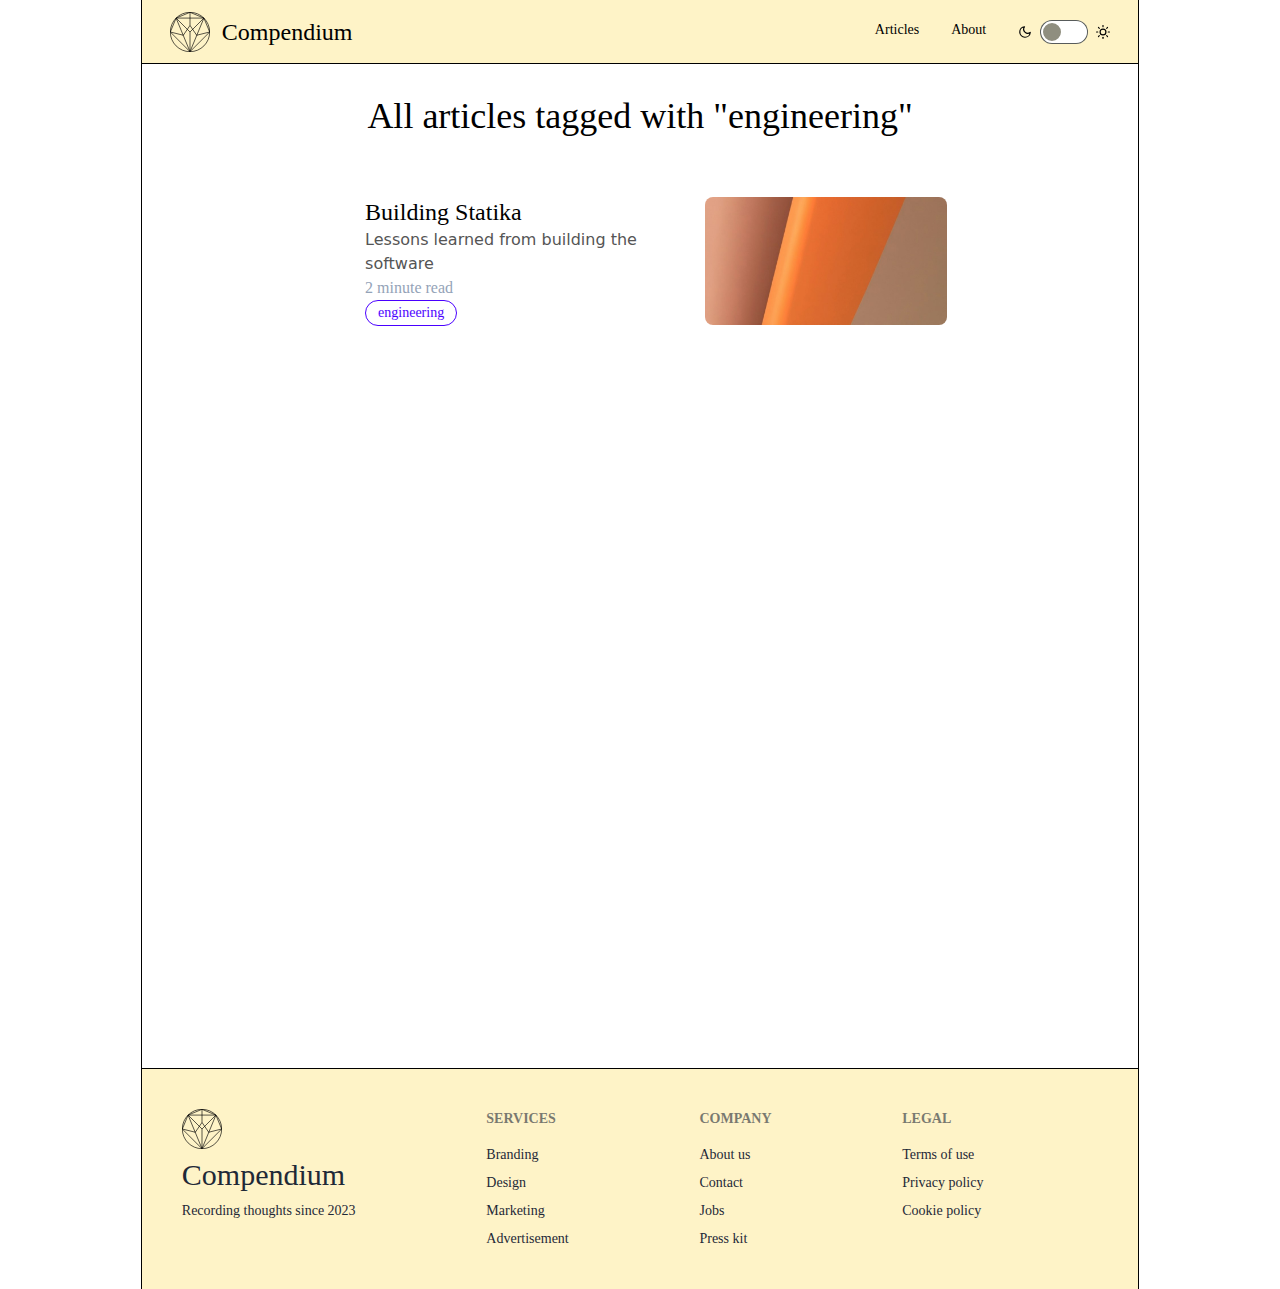
<file: blog/tag/engineering.html>
<!DOCTYPE html><html lang="en"><head><meta charSet="utf-8"/><meta name="viewport" content="width=device-width, initial-scale=1"/><link rel="preload" as="image" href="/blog-assets/building-statika/thumbnail-20240128.jpg"/><link rel="stylesheet" href="/_next/static/css/6d58c36423de832f.css" crossorigin="" data-precedence="next"/><link rel="preload" as="script" fetchPriority="low" href="/_next/static/chunks/webpack-da19fefe9a38d1b9.js" crossorigin=""/><script src="/_next/static/chunks/fd9d1056-2bbe4843974adc41.js" async="" crossorigin=""></script><script src="/_next/static/chunks/938-f4cdc03825a540b5.js" async="" crossorigin=""></script><script src="/_next/static/chunks/main-app-8b11c8115cef9cca.js" async="" crossorigin=""></script><script src="/_next/static/chunks/319-a52677fd971876e5.js" async=""></script><script src="/_next/static/chunks/app/blog/tag/%5Btag%5D/page-d6ab807018a43965.js" async=""></script><script src="/_next/static/chunks/app/layout-bb54b37aac091f40.js" async=""></script><title>Compendium</title><meta name="description" content="A brief collection of personal explorations"/><link rel="icon" href="/favicon.ico" type="image/x-icon" sizes="32x32"/><script src="/_next/static/chunks/polyfills-c67a75d1b6f99dc8.js" crossorigin="" noModule=""></script></head><body class="__className_e66fe9"><script>!function(){try{var d=document.documentElement,n='data-theme',s='setAttribute';var e=localStorage.getItem('theme');if('system'===e||(!e&&true)){var t='(prefers-color-scheme: dark)',m=window.matchMedia(t);if(m.media!==t||m.matches){d.style.colorScheme = 'dark';d[s](n,'dark')}else{d.style.colorScheme = 'light';d[s](n,'light')}}else if(e){d[s](n,e|| '')}if(e==='light'||e==='dark')d.style.colorScheme=e}catch(e){}}()</script><div class="px-4 grid lg:grid-cols-[10%_80%] font-serif max-w-full min-h-svh"><div></div><div class="max-w-[1600px] justify-self-center switchable-line-primary border-x-[1px] h-full w-full"><div><div class="navbar h-4 font-serif max-h-[1rem] min-w-full switchable-bg border-b-[1px] switchable-line-primary top-0 sticky z-50"><div class="flex-1 pl-5"><a class="flex justify-center" href="/"><svg width="40" height="40" viewBox="0 0 122 122" fill="none" xmlns="http://www.w3.org/2000/svg" class="mr-3"><path d="M61 1C27.8629 1 1 27.8629 1 61C1 94.1371 27.8629 121 61 121C94.1371 121 121 94.1371 121 61C121 27.8629 94.1371 1 61 1Z" class="icon-stroke" stroke-width="2"></path><path d="M103.43 18.57L61 61" class="icon-stroke" stroke-miterlimit="10" stroke-width="2"></path><path d="M18.57 18.57L61 61" class="icon-stroke" stroke-miterlimit="10" stroke-width="2"></path><path d="M61 61V121" class="icon-stroke" stroke-miterlimit="10" stroke-width="2"></path><path d="M61 121L18.57 18.57" class="icon-stroke" stroke-miterlimit="10" stroke-width="2"></path><path d="M18.57 18.57L61 1" class="icon-stroke" stroke-miterlimit="10" stroke-width="2"></path><path d="M103.43 18.57L61 1" class="icon-stroke" stroke-miterlimit="10" stroke-width="2"></path><path d="M61 121L103.43 18.57" class="icon-stroke" stroke-miterlimit="10" stroke-width="2"></path><path d="M40.5 71L61 41" class="icon-stroke" stroke-miterlimit="10" stroke-width="2"></path><path d="M81.5 71L61 40.96" class="icon-stroke" stroke-miterlimit="10" stroke-width="2"></path><path d="M1 61L18.57 18.57" class="icon-stroke" stroke-miterlimit="10" stroke-width="2"></path><path d="M121 61L103.43 18.57" class="icon-stroke" stroke-miterlimit="10" stroke-width="2"></path><path d="M121 61L61 121" class="icon-stroke" stroke-miterlimit="10" stroke-width="2"></path><path d="M18.57 18.57H103.43" class="icon-stroke" stroke-miterlimit="10" stroke-width="2"></path><path d="M61 121L1 61" class="icon-stroke" stroke-miterlimit="10" stroke-width="2"></path><path d="M41 71L1 61" class="icon-stroke" stroke-miterlimit="10" stroke-width="2"></path><path d="M81 71L121 61" class="icon-stroke" stroke-miterlimit="10" stroke-width="2"></path><path d="M61 41V1" class="icon-stroke" stroke-miterlimit="10" stroke-width="2"></path></svg><h3 class="pt-1 sm:block hidden ">Compendium</h3></a></div><div class="flex-none"><ul class="menu menu-horizontal px-1"><li><a href="/blog"><h4 class="switchable-text-primary">Articles</h4></a></li><li><a href="/about"><h4 class="switchable-text-primary">About</h4></a></li><li></li></ul></div></div><div class="flex-1"><h2 class="section-title text-center">All articles tagged with &quot;engineering&quot;</h2></div><div class="grid gap-4 font-serif sm:grid-cols-1 lg:grid-cols-[20%_60%] pt-5 min-h-[100vh]"><div></div><div class="flex-1 undefined"><a class="max-w-full" href="/blog/building-statika"><div class="grid p-2 mb-2 grid-cols-2 lg:max-h-[12rem] lg:max-w-[50rem] bg-slate-850 rounded-xl hover:switchable-bg-secondary w-full"><div><h3>Building Statika</h3><h4 class="font-sans">Lessons learned from building the software</h4></div><img src="/blog-assets/building-statika/thumbnail-20240128.jpg" alt="A close up of a cellphone with many colors, image by Sufyan" class="rounded-lg row-span-3 items-center md:max-h-[8rem] md:justify-self-end md:self-center sm:justify-center"/><p class="text-slate-400"> 2 minute read</p><div class="flex gap-1"><div class="badge badge-primary badge-outline p-3">engineering</div></div></div></a></div><div></div></div></div><footer class="footer p-10 switchable-bg text-base-content border-t-[1px] switchable-line-primary"><aside><svg width="40" height="40" viewBox="0 0 122 122" fill="none" xmlns="http://www.w3.org/2000/svg" class="mr-3"><path d="M61 1C27.8629 1 1 27.8629 1 61C1 94.1371 27.8629 121 61 121C94.1371 121 121 94.1371 121 61C121 27.8629 94.1371 1 61 1Z" class="icon-stroke" stroke-width="2"></path><path d="M103.43 18.57L61 61" class="icon-stroke" stroke-miterlimit="10" stroke-width="2"></path><path d="M18.57 18.57L61 61" class="icon-stroke" stroke-miterlimit="10" stroke-width="2"></path><path d="M61 61V121" class="icon-stroke" stroke-miterlimit="10" stroke-width="2"></path><path d="M61 121L18.57 18.57" class="icon-stroke" stroke-miterlimit="10" stroke-width="2"></path><path d="M18.57 18.57L61 1" class="icon-stroke" stroke-miterlimit="10" stroke-width="2"></path><path d="M103.43 18.57L61 1" class="icon-stroke" stroke-miterlimit="10" stroke-width="2"></path><path d="M61 121L103.43 18.57" class="icon-stroke" stroke-miterlimit="10" stroke-width="2"></path><path d="M40.5 71L61 41" class="icon-stroke" stroke-miterlimit="10" stroke-width="2"></path><path d="M81.5 71L61 40.96" class="icon-stroke" stroke-miterlimit="10" stroke-width="2"></path><path d="M1 61L18.57 18.57" class="icon-stroke" stroke-miterlimit="10" stroke-width="2"></path><path d="M121 61L103.43 18.57" class="icon-stroke" stroke-miterlimit="10" stroke-width="2"></path><path d="M121 61L61 121" class="icon-stroke" stroke-miterlimit="10" stroke-width="2"></path><path d="M18.57 18.57H103.43" class="icon-stroke" stroke-miterlimit="10" stroke-width="2"></path><path d="M61 121L1 61" class="icon-stroke" stroke-miterlimit="10" stroke-width="2"></path><path d="M41 71L1 61" class="icon-stroke" stroke-miterlimit="10" stroke-width="2"></path><path d="M81 71L121 61" class="icon-stroke" stroke-miterlimit="10" stroke-width="2"></path><path d="M61 41V1" class="icon-stroke" stroke-miterlimit="10" stroke-width="2"></path></svg><div class="text-3xl font-serif">Compendium</div><p>Recording thoughts since 2023</p></aside><nav><header class="footer-title">Services</header><a class="link link-hover">Branding</a><a class="link link-hover">Design</a><a class="link link-hover">Marketing</a><a class="link link-hover">Advertisement</a></nav><nav><header class="footer-title">Company</header><a class="link link-hover">About us</a><a class="link link-hover">Contact</a><a class="link link-hover">Jobs</a><a class="link link-hover">Press kit</a></nav><nav><header class="footer-title">Legal</header><a class="link link-hover">Terms of use</a><a class="link link-hover">Privacy policy</a><a class="link link-hover">Cookie policy</a></nav></footer></div><div></div></div><script src="/_next/static/chunks/webpack-da19fefe9a38d1b9.js" crossorigin="" async=""></script><script>(self.__next_f=self.__next_f||[]).push([0]);self.__next_f.push([2,null])</script><script>self.__next_f.push([1,"1:HL[\"/_next/static/css/6d58c36423de832f.css\",\"style\",{\"crossOrigin\":\"\"}]\n0:\"$L2\"\n"])</script><script>self.__next_f.push([1,"3:I[7690,[],\"\"]\n5:I[5250,[\"319\",\"static/chunks/319-a52677fd971876e5.js\",\"687\",\"static/chunks/app/blog/tag/%5Btag%5D/page-d6ab807018a43965.js\"],\"\"]\n6:I[4543,[\"319\",\"static/chunks/319-a52677fd971876e5.js\",\"687\",\"static/chunks/app/blog/tag/%5Btag%5D/page-d6ab807018a43965.js\"],\"\"]\n7:I[5613,[],\"\"]\n9:I[1778,[],\"\"]\na:I[1350,[\"185\",\"static/chunks/app/layout-bb54b37aac091f40.js\"],\"ThemeProvider\"]\nc:I[8955,[],\"\"]\n8:[\"tag\",\"engineering\",\"d\"]\n"])</script><script>self.__next_f.push([1,"2:[[[\"$\",\"link\",\"0\",{\"rel\":\"stylesheet\",\"href\":\"/_next/static/css/6d58c36423de832f.css\",\"precedence\":\"next\",\"crossOrigin\":\"\"}]],[\"$\",\"$L3\",null,{\"buildId\":\"Vlf0I3UseNa3W_fzd9X4O\",\"assetPrefix\":\"\",\"initialCanonicalUrl\":\"/blog/tag/engineering\",\"initialTree\":[\"\",{\"children\":[\"blog\",{\"children\":[\"tag\",{\"children\":[[\"tag\",\"engineering\",\"d\"],{\"children\":[\"__PAGE__?{\\\"tag\\\":\\\"engineering\\\"}\",{}]}]}]}]},\"$undefined\",\"$undefined\",true],\"initialSeedData\":[\"\",{\"children\":[\"blog\",{\"children\":[\"tag\",{\"children\":[[\"tag\",\"engineering\",\"d\"],{\"children\":[\"__PAGE__\",{},[\"$L4\",[\"$\",\"div\",null,{\"children\":[[\"$\",\"div\",null,{\"className\":\"navbar h-4 font-serif max-h-[1rem] min-w-full switchable-bg border-b-[1px] switchable-line-primary top-0 sticky z-50\",\"children\":[[\"$\",\"div\",null,{\"className\":\"flex-1 pl-5\",\"children\":[\"$\",\"$L5\",null,{\"href\":\"/\",\"className\":\"flex justify-center\",\"children\":[[\"$\",\"svg\",null,{\"width\":40,\"height\":40,\"viewBox\":\"0 0 122 122\",\"fill\":\"none\",\"xmlns\":\"http://www.w3.org/2000/svg\",\"className\":\"mr-3\",\"children\":[[\"$\",\"path\",null,{\"d\":\"M61 1C27.8629 1 1 27.8629 1 61C1 94.1371 27.8629 121 61 121C94.1371 121 121 94.1371 121 61C121 27.8629 94.1371 1 61 1Z\",\"className\":\"icon-stroke\",\"strokeWidth\":2}],[\"$\",\"path\",null,{\"d\":\"M103.43 18.57L61 61\",\"className\":\"icon-stroke\",\"strokeMiterlimit\":\"10\",\"strokeWidth\":2}],[\"$\",\"path\",null,{\"d\":\"M18.57 18.57L61 61\",\"className\":\"icon-stroke\",\"strokeMiterlimit\":\"10\",\"strokeWidth\":2}],[\"$\",\"path\",null,{\"d\":\"M61 61V121\",\"className\":\"icon-stroke\",\"strokeMiterlimit\":\"10\",\"strokeWidth\":2}],[\"$\",\"path\",null,{\"d\":\"M61 121L18.57 18.57\",\"className\":\"icon-stroke\",\"strokeMiterlimit\":\"10\",\"strokeWidth\":2}],[\"$\",\"path\",null,{\"d\":\"M18.57 18.57L61 1\",\"className\":\"icon-stroke\",\"strokeMiterlimit\":\"10\",\"strokeWidth\":2}],[\"$\",\"path\",null,{\"d\":\"M103.43 18.57L61 1\",\"className\":\"icon-stroke\",\"strokeMiterlimit\":\"10\",\"strokeWidth\":2}],[\"$\",\"path\",null,{\"d\":\"M61 121L103.43 18.57\",\"className\":\"icon-stroke\",\"strokeMiterlimit\":\"10\",\"strokeWidth\":2}],[\"$\",\"path\",null,{\"d\":\"M40.5 71L61 41\",\"className\":\"icon-stroke\",\"strokeMiterlimit\":\"10\",\"strokeWidth\":2}],[\"$\",\"path\",null,{\"d\":\"M81.5 71L61 40.96\",\"className\":\"icon-stroke\",\"strokeMiterlimit\":\"10\",\"strokeWidth\":2}],[\"$\",\"path\",null,{\"d\":\"M1 61L18.57 18.57\",\"className\":\"icon-stroke\",\"strokeMiterlimit\":\"10\",\"strokeWidth\":2}],[\"$\",\"path\",null,{\"d\":\"M121 61L103.43 18.57\",\"className\":\"icon-stroke\",\"strokeMiterlimit\":\"10\",\"strokeWidth\":2}],[\"$\",\"path\",null,{\"d\":\"M121 61L61 121\",\"className\":\"icon-stroke\",\"strokeMiterlimit\":\"10\",\"strokeWidth\":2}],[\"$\",\"path\",null,{\"d\":\"M18.57 18.57H103.43\",\"className\":\"icon-stroke\",\"strokeMiterlimit\":\"10\",\"strokeWidth\":2}],[\"$\",\"path\",null,{\"d\":\"M61 121L1 61\",\"className\":\"icon-stroke\",\"strokeMiterlimit\":\"10\",\"strokeWidth\":2}],[\"$\",\"path\",null,{\"d\":\"M41 71L1 61\",\"className\":\"icon-stroke\",\"strokeMiterlimit\":\"10\",\"strokeWidth\":2}],[\"$\",\"path\",null,{\"d\":\"M81 71L121 61\",\"className\":\"icon-stroke\",\"strokeMiterlimit\":\"10\",\"strokeWidth\":2}],[\"$\",\"path\",null,{\"d\":\"M61 41V1\",\"className\":\"icon-stroke\",\"strokeMiterlimit\":\"10\",\"strokeWidth\":2}]]}],[\"$\",\"h3\",null,{\"className\":\"pt-1 sm:block hidden \",\"children\":\"Compendium\"}]]}]}],[\"$\",\"div\",null,{\"className\":\"flex-none\",\"children\":[\"$\",\"ul\",null,{\"className\":\"menu menu-horizontal px-1\",\"children\":[[\"$\",\"li\",null,{\"children\":[\"$\",\"$L5\",null,{\"href\":\"/blog\",\"children\":[\"$\",\"h4\",null,{\"className\":\"switchable-text-primary\",\"children\":\"Articles\"}]}]}],[\"$\",\"li\",null,{\"children\":[\"$\",\"$L5\",null,{\"href\":\"/about\",\"children\":[\"$\",\"h4\",null,{\"className\":\"switchable-text-primary\",\"children\":\"About\"}]}]}],[\"$\",\"li\",null,{\"children\":[\"$\",\"$L6\",null,{}]}]]}]}]]}],[\"$\",\"div\",null,{\"className\":\"flex-1\",\"children\":[\"$\",\"h2\",null,{\"className\":\"section-title text-center\",\"children\":\"All articles tagged with \\\"engineering\\\"\"}]}],[\"$\",\"div\",null,{\"className\":\"grid gap-4 font-serif sm:grid-cols-1 lg:grid-cols-[20%_60%] pt-5 min-h-[100vh]\",\"children\":[[\"$\",\"div\",null,{}],[\"$\",\"div\",null,{\"className\":\"flex-1 undefined\",\"children\":[[[\"$\",\"$L5\",null,{\"className\":\"max-w-full\",\"href\":\"/blog/building-statika\",\"children\":[\"$\",\"div\",null,{\"className\":\"grid p-2 mb-2 grid-cols-2 lg:max-h-[12rem] lg:max-w-[50rem] bg-slate-850 rounded-xl hover:switchable-bg-secondary w-full\",\"children\":[[\"$\",\"div\",null,{\"children\":[[\"$\",\"h3\",null,{\"children\":\"Building Statika\"}],[\"$\",\"h4\",null,{\"className\":\"font-sans\",\"children\":\"Lessons learned from building the software\"}]]}],[\"$\",\"img\",null,{\"src\":\"/blog-assets/building-statika/thumbnail-20240128.jpg\",\"alt\":\"A close up of a cellphone with many colors, image by Sufyan\",\"className\":\"rounded-lg row-span-3 items-center md:max-h-[8rem] md:justify-self-end md:self-center sm:justify-center\"}],[\"$\",\"p\",null,{\"className\":\"text-slate-400\",\"children\":\" 2 minute read\"}],[\"$\",\"div\",null,{\"className\":\"flex gap-1\",\"children\":[[\"$\",\"div\",\"building-statika-engineering\",{\"className\":\"badge badge-primary badge-outline p-3\",\"children\":\"engineering\"}]]}]]}]}]],\"$undefined\"]}],[\"$\",\"div\",null,{}]]}]]}],null]]},[\"$\",\"$L7\",null,{\"parallelRouterKey\":\"children\",\"segmentPath\":[\"children\",\"blog\",\"children\",\"tag\",\"children\",\"$8\",\"children\"],\"loading\":\"$undefined\",\"loadingStyles\":\"$undefined\",\"loadingScripts\":\"$undefined\",\"hasLoading\":false,\"error\":\"$undefined\",\"errorStyles\":\"$undefined\",\"errorScripts\":\"$undefined\",\"template\":[\"$\",\"$L9\",null,{}],\"templateStyles\":\"$undefined\",\"templateScripts\":\"$undefined\",\"notFound\":\"$undefined\",\"notFoundStyles\":\"$undefined\",\"styles\":null}]]},[\"$\",\"$L7\",null,{\"parallelRouterKey\":\"children\",\"segmentPath\":[\"children\",\"blog\",\"children\",\"tag\",\"children\"],\"loading\":\"$undefined\",\"loadingStyles\":\"$undefined\",\"loadingScripts\":\"$undefined\",\"hasLoading\":false,\"error\":\"$undefined\",\"errorStyles\":\"$undefined\",\"errorScripts\":\"$undefined\",\"template\":[\"$\",\"$L9\",null,{}],\"templateStyles\":\"$undefined\",\"templateScripts\":\"$undefined\",\"notFound\":\"$undefined\",\"notFoundStyles\":\"$undefined\",\"styles\":null}]]},[\"$\",\"$L7\",null,{\"parallelRouterKey\":\"children\",\"segmentPath\":[\"children\",\"blog\",\"children\"],\"loading\":\"$undefined\",\"loadingStyles\":\"$undefined\",\"loadingScripts\":\"$undefined\",\"hasLoading\":false,\"error\":\"$undefined\",\"errorStyles\":\"$undefined\",\"errorScripts\":\"$undefined\",\"template\":[\"$\",\"$L9\",null,{}],\"templateStyles\":\"$undefined\",\"templateScripts\":\"$undefined\",\"notFound\":\"$undefined\",\"notFoundStyles\":\"$undefined\",\"styles\":null}]]},[null,[\"$\",\"html\",null,{\"lang\":\"en\",\"children\":[\"$\",\"body\",null,{\"className\":\"__className_e66fe9\",\"children\":[\"$\",\"$La\",null,{\"children\":[\"$\",\"div\",null,{\"className\":\"px-4 grid lg:grid-cols-[10%_80%] font-serif max-w-full min-h-svh\",\"children\":[[\"$\",\"div\",null,{}],[\"$\",\"div\",null,{\"className\":\"max-w-[1600px] justify-self-center switchable-line-primary border-x-[1px] h-full w-full\",\"children\":[[\"$\",\"$L7\",null,{\"parallelRouterKey\":\"children\",\"segmentPath\":[\"children\"],\"loading\":\"$undefined\",\"loadingStyles\":\"$undefined\",\"loadingScripts\":\"$undefined\",\"hasLoading\":false,\"error\":\"$undefined\",\"errorStyles\":\"$undefined\",\"errorScripts\":\"$undefined\",\"template\":[\"$\",\"$L9\",null,{}],\"templateStyles\":\"$undefined\",\"templateScripts\":\"$undefined\",\"notFound\":[[\"$\",\"title\",null,{\"children\":\"404: This page could not be found.\"}],[\"$\",\"div\",null,{\"style\":{\"fontFamily\":\"system-ui,\\\"Segoe UI\\\",Roboto,Helvetica,Arial,sans-serif,\\\"Apple Color Emoji\\\",\\\"Segoe UI Emoji\\\"\",\"height\":\"100vh\",\"textAlign\":\"center\",\"display\":\"flex\",\"flexDirection\":\"column\",\"alignItems\":\"center\",\"justifyContent\":\"center\"},\"children\":[\"$\",\"div\",null,{\"children\":[[\"$\",\"style\",null,{\"dangerouslySetInnerHTML\":{\"__html\":\"body{color:#000;background:#fff;margin:0}.next-error-h1{border-right:1px solid rgba(0,0,0,.3)}@media (prefers-color-scheme:dark){body{color:#fff;background:#000}.next-error-h1{border-right:1px solid rgba(255,255,255,.3)}}\"}}],[\"$\",\"h1\",null,{\"className\":\"next-error-h1\",\"style\":{\"display\":\"inline-block\",\"margin\":\"0 20px 0 0\",\"padding\":\"0 23px 0 0\",\"fontSize\":24,\"fontWeight\":500,\"verticalAlign\":\"top\",\"lineHeight\":\"49px\"},\"children\":\"404\"}],[\"$\",\"div\",null,{\"style\":{\"display\":\"inline-block\"},\"children\":[\"$\",\"h2\",null,{\"style\":{\"fontSize\":14,\"fontWeight\":400,\"lineHeight\":\"49px\",\"margin\":0},\"children\":\"This page could not be found.\"}]}]]}]}]],\"notFoundStyles\":[],\"styles\":null}],[\"$\",\"footer\",null,{\"className\":\"footer p-10 switchable-bg text-base-content border-t-[1px] switchable-line-primary\",\"children\":[[\"$\",\"aside\",null,{\"children\":[[\"$\",\"svg\",null,{\"width\":40,\"height\":40,\"viewBox\":\"0 0 122 122\",\"fill\":\"none\",\"xmlns\":\"http://www.w3.org/2000/svg\",\"className\":\"mr-3\",\"children\":[[\"$\",\"path\",null,{\"d\":\"M61 1C27.8629 1 1 27.8629 1 61C1 94.1371 27.8629 121 61 121C94.1371 121 121 94.1371 121 61C121 27.8629 94.1371 1 61 1Z\",\"className\":\"icon-stroke\",\"strokeWidth\":2}],[\"$\",\"path\",null,{\"d\":\"M103.43 18.57L61 61\",\"className\":\"icon-stroke\",\"strokeMiterlimit\":\"10\",\"strokeWidth\":2}],[\"$\",\"path\",null,{\"d\":\"M18.57 18.57L61 61\",\"className\":\"icon-stroke\",\"strokeMiterlimit\":\"10\",\"strokeWidth\":2}],[\"$\",\"path\",null,{\"d\":\"M61 61V121\",\"className\":\"icon-stroke\",\"strokeMiterlimit\":\"10\",\"strokeWidth\":2}],[\"$\",\"path\",null,{\"d\":\"M61 121L18.57 18.57\",\"className\":\"icon-stroke\",\"strokeMiterlimit\":\"10\",\"strokeWidth\":2}],[\"$\",\"path\",null,{\"d\":\"M18.57 18.57L61 1\",\"className\":\"icon-stroke\",\"strokeMiterlimit\":\"10\",\"strokeWidth\":2}],[\"$\",\"path\",null,{\"d\":\"M103.43 18.57L61 1\",\"className\":\"icon-stroke\",\"strokeMiterlimit\":\"10\",\"strokeWidth\":2}],[\"$\",\"path\",null,{\"d\":\"M61 121L103.43 18.57\",\"className\":\"icon-stroke\",\"strokeMiterlimit\":\"10\",\"strokeWidth\":2}],[\"$\",\"path\",null,{\"d\":\"M40.5 71L61 41\",\"className\":\"icon-stroke\",\"strokeMiterlimit\":\"10\",\"strokeWidth\":2}],[\"$\",\"path\",null,{\"d\":\"M81.5 71L61 40.96\",\"className\":\"icon-stroke\",\"strokeMiterlimit\":\"10\",\"strokeWidth\":2}],[\"$\",\"path\",null,{\"d\":\"M1 61L18.57 18.57\",\"className\":\"icon-stroke\",\"strokeMiterlimit\":\"10\",\"strokeWidth\":2}],[\"$\",\"path\",null,{\"d\":\"M121 61L103.43 18.57\",\"className\":\"icon-stroke\",\"strokeMiterlimit\":\"10\",\"strokeWidth\":2}],[\"$\",\"path\",null,{\"d\":\"M121 61L61 121\",\"className\":\"icon-stroke\",\"strokeMiterlimit\":\"10\",\"strokeWidth\":2}],[\"$\",\"path\",null,{\"d\":\"M18.57 18.57H103.43\",\"className\":\"icon-stroke\",\"strokeMiterlimit\":\"10\",\"strokeWidth\":2}],[\"$\",\"path\",null,{\"d\":\"M61 121L1 61\",\"className\":\"icon-stroke\",\"strokeMiterlimit\":\"10\",\"strokeWidth\":2}],[\"$\",\"path\",null,{\"d\":\"M41 71L1 61\",\"className\":\"icon-stroke\",\"strokeMiterlimit\":\"10\",\"strokeWidth\":2}],[\"$\",\"path\",null,{\"d\":\"M81 71L121 61\",\"className\":\"icon-stroke\",\"strokeMiterlimit\":\"10\",\"strokeWidth\":2}],[\"$\",\"path\",null,{\"d\":\"M61 41V1\",\"className\":\"icon-stroke\",\"strokeMiterlimit\":\"10\",\"strokeWidth\":2}]]}],[\"$\",\"div\",null,{\"className\":\"text-3xl font-serif\",\"children\":\"Compendium\"}],[\"$\",\"p\",null,{\"children\":\"Recording thoughts since 2023\"}]]}],[\"$\",\"nav\",null,{\"children\":[[\"$\",\"header\",null,{\"className\":\"footer-title\",\"children\":\"Services\"}],[\"$\",\"a\",null,{\"className\":\"link link-hover\",\"children\":\"Branding\"}],[\"$\",\"a\",null,{\"className\":\"link link-hover\",\"children\":\"Design\"}],[\"$\",\"a\",null,{\"className\":\"link link-hover\",\"children\":\"Marketing\"}],[\"$\",\"a\",null,{\"className\":\"link link-hover\",\"children\":\"Advertisement\"}]]}],[\"$\",\"nav\",null,{\"children\":[[\"$\",\"header\",null,{\"className\":\"footer-title\",\"children\":\"Company\"}],[\"$\",\"a\",null,{\"className\":\"link link-hover\",\"children\":\"About us\"}],[\"$\",\"a\",null,{\"className\":\"link link-hover\",\"children\":\"Contact\"}],[\"$\",\"a\",null,{\"className\":\"link link-hover\",\"children\":\"Jobs\"}],[\"$\",\"a\",null,{\"className\":\"link link-hover\",\"children\":\"Press kit\"}]]}],[\"$\",\"nav\",null,{\"children\":[[\"$\",\"header\",null,{\"className\":\"footer-title\",\"children\":\"Legal\"}],[\"$\",\"a\",null,{\"className\":\"link link-hover\",\"children\":\"Terms of use\"}],[\"$\",\"a\",null,{\"className\":\"link link-hover\",\"children\":\"Privacy policy\"}],[\"$\",\"a\",null,{\"className\":\"link link-hover\",\"children\":\"Cookie policy\"}]]}]]}]]}],[\"$\",\"div\",null,{}]]}]}]}]}],null]],\"initialHead\":[false,\"$Lb\"],\"globalErrorComponent\":\"$c\"}]]\n"])</script><script>self.__next_f.push([1,"b:[[\"$\",\"meta\",\"0\",{\"name\":\"viewport\",\"content\":\"width=device-width, initial-scale=1\"}],[\"$\",\"meta\",\"1\",{\"charSet\":\"utf-8\"}],[\"$\",\"title\",\"2\",{\"children\":\"Compendium\"}],[\"$\",\"meta\",\"3\",{\"name\":\"description\",\"content\":\"A brief collection of personal explorations\"}],[\"$\",\"link\",\"4\",{\"rel\":\"icon\",\"href\":\"/favicon.ico\",\"type\":\"image/x-icon\",\"sizes\":\"32x32\"}]]\n4:null\n"])</script><script>self.__next_f.push([1,""])</script></body></html>
</file>
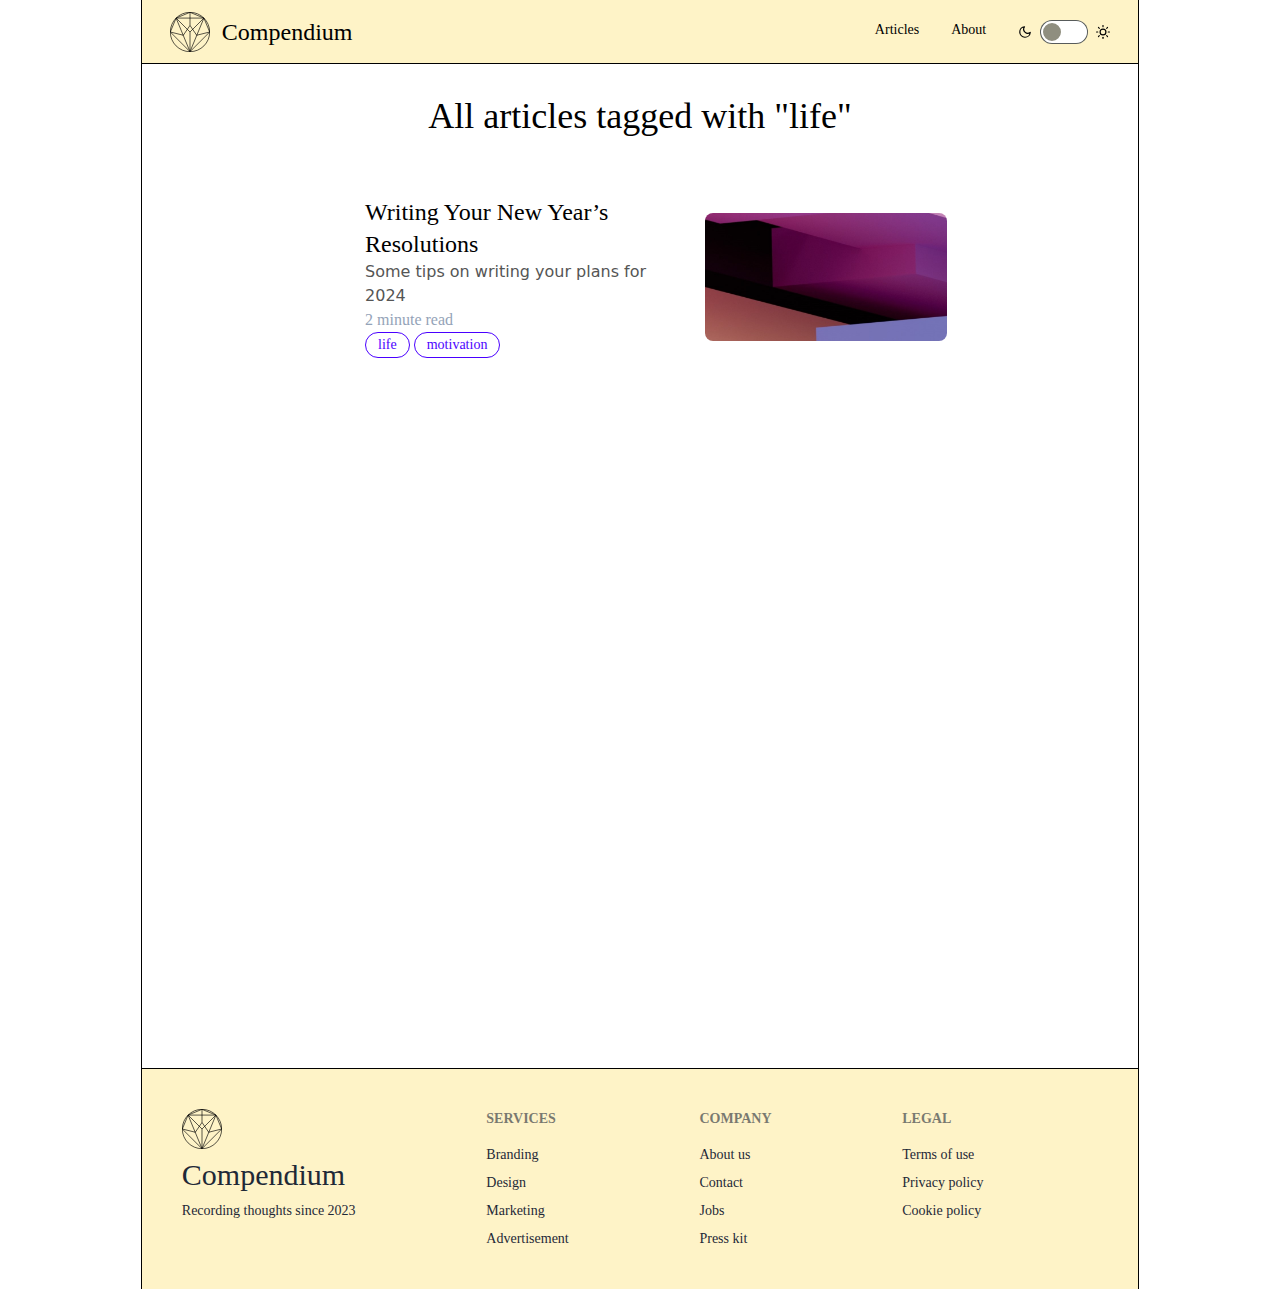
<file: blog/tag/life.html>
<!DOCTYPE html><html lang="en"><head><meta charSet="utf-8"/><meta name="viewport" content="width=device-width, initial-scale=1"/><link rel="preload" as="image" href="/blog-assets/writing-your-new-years-resolutions/thumbnail.jpg"/><link rel="stylesheet" href="/_next/static/css/6d58c36423de832f.css" crossorigin="" data-precedence="next"/><link rel="preload" as="script" fetchPriority="low" href="/_next/static/chunks/webpack-da19fefe9a38d1b9.js" crossorigin=""/><script src="/_next/static/chunks/fd9d1056-2bbe4843974adc41.js" async="" crossorigin=""></script><script src="/_next/static/chunks/938-f4cdc03825a540b5.js" async="" crossorigin=""></script><script src="/_next/static/chunks/main-app-8b11c8115cef9cca.js" async="" crossorigin=""></script><script src="/_next/static/chunks/319-a52677fd971876e5.js" async=""></script><script src="/_next/static/chunks/app/blog/tag/%5Btag%5D/page-d6ab807018a43965.js" async=""></script><script src="/_next/static/chunks/app/layout-bb54b37aac091f40.js" async=""></script><title>Compendium</title><meta name="description" content="A brief collection of personal explorations"/><link rel="icon" href="/favicon.ico" type="image/x-icon" sizes="32x32"/><script src="/_next/static/chunks/polyfills-c67a75d1b6f99dc8.js" crossorigin="" noModule=""></script></head><body class="__className_e66fe9"><script>!function(){try{var d=document.documentElement,n='data-theme',s='setAttribute';var e=localStorage.getItem('theme');if('system'===e||(!e&&true)){var t='(prefers-color-scheme: dark)',m=window.matchMedia(t);if(m.media!==t||m.matches){d.style.colorScheme = 'dark';d[s](n,'dark')}else{d.style.colorScheme = 'light';d[s](n,'light')}}else if(e){d[s](n,e|| '')}if(e==='light'||e==='dark')d.style.colorScheme=e}catch(e){}}()</script><div class="px-4 grid lg:grid-cols-[10%_80%] font-serif max-w-full min-h-svh"><div></div><div class="max-w-[1600px] justify-self-center switchable-line-primary border-x-[1px] h-full w-full"><div><div class="navbar h-4 font-serif max-h-[1rem] min-w-full switchable-bg border-b-[1px] switchable-line-primary top-0 sticky z-50"><div class="flex-1 pl-5"><a class="flex justify-center" href="/"><svg width="40" height="40" viewBox="0 0 122 122" fill="none" xmlns="http://www.w3.org/2000/svg" class="mr-3"><path d="M61 1C27.8629 1 1 27.8629 1 61C1 94.1371 27.8629 121 61 121C94.1371 121 121 94.1371 121 61C121 27.8629 94.1371 1 61 1Z" class="icon-stroke" stroke-width="2"></path><path d="M103.43 18.57L61 61" class="icon-stroke" stroke-miterlimit="10" stroke-width="2"></path><path d="M18.57 18.57L61 61" class="icon-stroke" stroke-miterlimit="10" stroke-width="2"></path><path d="M61 61V121" class="icon-stroke" stroke-miterlimit="10" stroke-width="2"></path><path d="M61 121L18.57 18.57" class="icon-stroke" stroke-miterlimit="10" stroke-width="2"></path><path d="M18.57 18.57L61 1" class="icon-stroke" stroke-miterlimit="10" stroke-width="2"></path><path d="M103.43 18.57L61 1" class="icon-stroke" stroke-miterlimit="10" stroke-width="2"></path><path d="M61 121L103.43 18.57" class="icon-stroke" stroke-miterlimit="10" stroke-width="2"></path><path d="M40.5 71L61 41" class="icon-stroke" stroke-miterlimit="10" stroke-width="2"></path><path d="M81.5 71L61 40.96" class="icon-stroke" stroke-miterlimit="10" stroke-width="2"></path><path d="M1 61L18.57 18.57" class="icon-stroke" stroke-miterlimit="10" stroke-width="2"></path><path d="M121 61L103.43 18.57" class="icon-stroke" stroke-miterlimit="10" stroke-width="2"></path><path d="M121 61L61 121" class="icon-stroke" stroke-miterlimit="10" stroke-width="2"></path><path d="M18.57 18.57H103.43" class="icon-stroke" stroke-miterlimit="10" stroke-width="2"></path><path d="M61 121L1 61" class="icon-stroke" stroke-miterlimit="10" stroke-width="2"></path><path d="M41 71L1 61" class="icon-stroke" stroke-miterlimit="10" stroke-width="2"></path><path d="M81 71L121 61" class="icon-stroke" stroke-miterlimit="10" stroke-width="2"></path><path d="M61 41V1" class="icon-stroke" stroke-miterlimit="10" stroke-width="2"></path></svg><h3 class="pt-1 sm:block hidden ">Compendium</h3></a></div><div class="flex-none"><ul class="menu menu-horizontal px-1"><li><a href="/blog"><h4 class="switchable-text-primary">Articles</h4></a></li><li><a href="/about"><h4 class="switchable-text-primary">About</h4></a></li><li></li></ul></div></div><div class="flex-1"><h2 class="section-title text-center">All articles tagged with &quot;life&quot;</h2></div><div class="grid gap-4 font-serif sm:grid-cols-1 lg:grid-cols-[20%_60%] pt-5 min-h-[100vh]"><div></div><div class="flex-1 undefined"><a class="max-w-full" href="/blog/writing-your-new-years-resolutions"><div class="grid p-2 mb-2 grid-cols-2 lg:max-h-[12rem] lg:max-w-[50rem] bg-slate-850 rounded-xl hover:switchable-bg-secondary w-full"><div><h3>Writing Your New Year’s Resolutions</h3><h4 class="font-sans">Some tips on writing your plans for 2024</h4></div><img src="/blog-assets/writing-your-new-years-resolutions/thumbnail.jpg" alt="Boxes, image by Jigar Panchai" class="rounded-lg row-span-3 items-center md:max-h-[8rem] md:justify-self-end md:self-center sm:justify-center"/><p class="text-slate-400"> 2 minute read</p><div class="flex gap-1"><div class="badge badge-primary badge-outline p-3">life</div><div class="badge badge-primary badge-outline p-3">motivation</div></div></div></a></div><div></div></div></div><footer class="footer p-10 switchable-bg text-base-content border-t-[1px] switchable-line-primary"><aside><svg width="40" height="40" viewBox="0 0 122 122" fill="none" xmlns="http://www.w3.org/2000/svg" class="mr-3"><path d="M61 1C27.8629 1 1 27.8629 1 61C1 94.1371 27.8629 121 61 121C94.1371 121 121 94.1371 121 61C121 27.8629 94.1371 1 61 1Z" class="icon-stroke" stroke-width="2"></path><path d="M103.43 18.57L61 61" class="icon-stroke" stroke-miterlimit="10" stroke-width="2"></path><path d="M18.57 18.57L61 61" class="icon-stroke" stroke-miterlimit="10" stroke-width="2"></path><path d="M61 61V121" class="icon-stroke" stroke-miterlimit="10" stroke-width="2"></path><path d="M61 121L18.57 18.57" class="icon-stroke" stroke-miterlimit="10" stroke-width="2"></path><path d="M18.57 18.57L61 1" class="icon-stroke" stroke-miterlimit="10" stroke-width="2"></path><path d="M103.43 18.57L61 1" class="icon-stroke" stroke-miterlimit="10" stroke-width="2"></path><path d="M61 121L103.43 18.57" class="icon-stroke" stroke-miterlimit="10" stroke-width="2"></path><path d="M40.5 71L61 41" class="icon-stroke" stroke-miterlimit="10" stroke-width="2"></path><path d="M81.5 71L61 40.96" class="icon-stroke" stroke-miterlimit="10" stroke-width="2"></path><path d="M1 61L18.57 18.57" class="icon-stroke" stroke-miterlimit="10" stroke-width="2"></path><path d="M121 61L103.43 18.57" class="icon-stroke" stroke-miterlimit="10" stroke-width="2"></path><path d="M121 61L61 121" class="icon-stroke" stroke-miterlimit="10" stroke-width="2"></path><path d="M18.57 18.57H103.43" class="icon-stroke" stroke-miterlimit="10" stroke-width="2"></path><path d="M61 121L1 61" class="icon-stroke" stroke-miterlimit="10" stroke-width="2"></path><path d="M41 71L1 61" class="icon-stroke" stroke-miterlimit="10" stroke-width="2"></path><path d="M81 71L121 61" class="icon-stroke" stroke-miterlimit="10" stroke-width="2"></path><path d="M61 41V1" class="icon-stroke" stroke-miterlimit="10" stroke-width="2"></path></svg><div class="text-3xl font-serif">Compendium</div><p>Recording thoughts since 2023</p></aside><nav><header class="footer-title">Services</header><a class="link link-hover">Branding</a><a class="link link-hover">Design</a><a class="link link-hover">Marketing</a><a class="link link-hover">Advertisement</a></nav><nav><header class="footer-title">Company</header><a class="link link-hover">About us</a><a class="link link-hover">Contact</a><a class="link link-hover">Jobs</a><a class="link link-hover">Press kit</a></nav><nav><header class="footer-title">Legal</header><a class="link link-hover">Terms of use</a><a class="link link-hover">Privacy policy</a><a class="link link-hover">Cookie policy</a></nav></footer></div><div></div></div><script src="/_next/static/chunks/webpack-da19fefe9a38d1b9.js" crossorigin="" async=""></script><script>(self.__next_f=self.__next_f||[]).push([0]);self.__next_f.push([2,null])</script><script>self.__next_f.push([1,"1:HL[\"/_next/static/css/6d58c36423de832f.css\",\"style\",{\"crossOrigin\":\"\"}]\n0:\"$L2\"\n"])</script><script>self.__next_f.push([1,"3:I[7690,[],\"\"]\n5:I[5250,[\"319\",\"static/chunks/319-a52677fd971876e5.js\",\"687\",\"static/chunks/app/blog/tag/%5Btag%5D/page-d6ab807018a43965.js\"],\"\"]\n6:I[4543,[\"319\",\"static/chunks/319-a52677fd971876e5.js\",\"687\",\"static/chunks/app/blog/tag/%5Btag%5D/page-d6ab807018a43965.js\"],\"\"]\n7:I[5613,[],\"\"]\n9:I[1778,[],\"\"]\na:I[1350,[\"185\",\"static/chunks/app/layout-bb54b37aac091f40.js\"],\"ThemeProvider\"]\nc:I[8955,[],\"\"]\n8:[\"tag\",\"life\",\"d\"]\n"])</script><script>self.__next_f.push([1,"2:[[[\"$\",\"link\",\"0\",{\"rel\":\"stylesheet\",\"href\":\"/_next/static/css/6d58c36423de832f.css\",\"precedence\":\"next\",\"crossOrigin\":\"\"}]],[\"$\",\"$L3\",null,{\"buildId\":\"Vlf0I3UseNa3W_fzd9X4O\",\"assetPrefix\":\"\",\"initialCanonicalUrl\":\"/blog/tag/life\",\"initialTree\":[\"\",{\"children\":[\"blog\",{\"children\":[\"tag\",{\"children\":[[\"tag\",\"life\",\"d\"],{\"children\":[\"__PAGE__?{\\\"tag\\\":\\\"life\\\"}\",{}]}]}]}]},\"$undefined\",\"$undefined\",true],\"initialSeedData\":[\"\",{\"children\":[\"blog\",{\"children\":[\"tag\",{\"children\":[[\"tag\",\"life\",\"d\"],{\"children\":[\"__PAGE__\",{},[\"$L4\",[\"$\",\"div\",null,{\"children\":[[\"$\",\"div\",null,{\"className\":\"navbar h-4 font-serif max-h-[1rem] min-w-full switchable-bg border-b-[1px] switchable-line-primary top-0 sticky z-50\",\"children\":[[\"$\",\"div\",null,{\"className\":\"flex-1 pl-5\",\"children\":[\"$\",\"$L5\",null,{\"href\":\"/\",\"className\":\"flex justify-center\",\"children\":[[\"$\",\"svg\",null,{\"width\":40,\"height\":40,\"viewBox\":\"0 0 122 122\",\"fill\":\"none\",\"xmlns\":\"http://www.w3.org/2000/svg\",\"className\":\"mr-3\",\"children\":[[\"$\",\"path\",null,{\"d\":\"M61 1C27.8629 1 1 27.8629 1 61C1 94.1371 27.8629 121 61 121C94.1371 121 121 94.1371 121 61C121 27.8629 94.1371 1 61 1Z\",\"className\":\"icon-stroke\",\"strokeWidth\":2}],[\"$\",\"path\",null,{\"d\":\"M103.43 18.57L61 61\",\"className\":\"icon-stroke\",\"strokeMiterlimit\":\"10\",\"strokeWidth\":2}],[\"$\",\"path\",null,{\"d\":\"M18.57 18.57L61 61\",\"className\":\"icon-stroke\",\"strokeMiterlimit\":\"10\",\"strokeWidth\":2}],[\"$\",\"path\",null,{\"d\":\"M61 61V121\",\"className\":\"icon-stroke\",\"strokeMiterlimit\":\"10\",\"strokeWidth\":2}],[\"$\",\"path\",null,{\"d\":\"M61 121L18.57 18.57\",\"className\":\"icon-stroke\",\"strokeMiterlimit\":\"10\",\"strokeWidth\":2}],[\"$\",\"path\",null,{\"d\":\"M18.57 18.57L61 1\",\"className\":\"icon-stroke\",\"strokeMiterlimit\":\"10\",\"strokeWidth\":2}],[\"$\",\"path\",null,{\"d\":\"M103.43 18.57L61 1\",\"className\":\"icon-stroke\",\"strokeMiterlimit\":\"10\",\"strokeWidth\":2}],[\"$\",\"path\",null,{\"d\":\"M61 121L103.43 18.57\",\"className\":\"icon-stroke\",\"strokeMiterlimit\":\"10\",\"strokeWidth\":2}],[\"$\",\"path\",null,{\"d\":\"M40.5 71L61 41\",\"className\":\"icon-stroke\",\"strokeMiterlimit\":\"10\",\"strokeWidth\":2}],[\"$\",\"path\",null,{\"d\":\"M81.5 71L61 40.96\",\"className\":\"icon-stroke\",\"strokeMiterlimit\":\"10\",\"strokeWidth\":2}],[\"$\",\"path\",null,{\"d\":\"M1 61L18.57 18.57\",\"className\":\"icon-stroke\",\"strokeMiterlimit\":\"10\",\"strokeWidth\":2}],[\"$\",\"path\",null,{\"d\":\"M121 61L103.43 18.57\",\"className\":\"icon-stroke\",\"strokeMiterlimit\":\"10\",\"strokeWidth\":2}],[\"$\",\"path\",null,{\"d\":\"M121 61L61 121\",\"className\":\"icon-stroke\",\"strokeMiterlimit\":\"10\",\"strokeWidth\":2}],[\"$\",\"path\",null,{\"d\":\"M18.57 18.57H103.43\",\"className\":\"icon-stroke\",\"strokeMiterlimit\":\"10\",\"strokeWidth\":2}],[\"$\",\"path\",null,{\"d\":\"M61 121L1 61\",\"className\":\"icon-stroke\",\"strokeMiterlimit\":\"10\",\"strokeWidth\":2}],[\"$\",\"path\",null,{\"d\":\"M41 71L1 61\",\"className\":\"icon-stroke\",\"strokeMiterlimit\":\"10\",\"strokeWidth\":2}],[\"$\",\"path\",null,{\"d\":\"M81 71L121 61\",\"className\":\"icon-stroke\",\"strokeMiterlimit\":\"10\",\"strokeWidth\":2}],[\"$\",\"path\",null,{\"d\":\"M61 41V1\",\"className\":\"icon-stroke\",\"strokeMiterlimit\":\"10\",\"strokeWidth\":2}]]}],[\"$\",\"h3\",null,{\"className\":\"pt-1 sm:block hidden \",\"children\":\"Compendium\"}]]}]}],[\"$\",\"div\",null,{\"className\":\"flex-none\",\"children\":[\"$\",\"ul\",null,{\"className\":\"menu menu-horizontal px-1\",\"children\":[[\"$\",\"li\",null,{\"children\":[\"$\",\"$L5\",null,{\"href\":\"/blog\",\"children\":[\"$\",\"h4\",null,{\"className\":\"switchable-text-primary\",\"children\":\"Articles\"}]}]}],[\"$\",\"li\",null,{\"children\":[\"$\",\"$L5\",null,{\"href\":\"/about\",\"children\":[\"$\",\"h4\",null,{\"className\":\"switchable-text-primary\",\"children\":\"About\"}]}]}],[\"$\",\"li\",null,{\"children\":[\"$\",\"$L6\",null,{}]}]]}]}]]}],[\"$\",\"div\",null,{\"className\":\"flex-1\",\"children\":[\"$\",\"h2\",null,{\"className\":\"section-title text-center\",\"children\":\"All articles tagged with \\\"life\\\"\"}]}],[\"$\",\"div\",null,{\"className\":\"grid gap-4 font-serif sm:grid-cols-1 lg:grid-cols-[20%_60%] pt-5 min-h-[100vh]\",\"children\":[[\"$\",\"div\",null,{}],[\"$\",\"div\",null,{\"className\":\"flex-1 undefined\",\"children\":[[[\"$\",\"$L5\",null,{\"className\":\"max-w-full\",\"href\":\"/blog/writing-your-new-years-resolutions\",\"children\":[\"$\",\"div\",null,{\"className\":\"grid p-2 mb-2 grid-cols-2 lg:max-h-[12rem] lg:max-w-[50rem] bg-slate-850 rounded-xl hover:switchable-bg-secondary w-full\",\"children\":[[\"$\",\"div\",null,{\"children\":[[\"$\",\"h3\",null,{\"children\":\"Writing Your New Year’s Resolutions\"}],[\"$\",\"h4\",null,{\"className\":\"font-sans\",\"children\":\"Some tips on writing your plans for 2024\"}]]}],[\"$\",\"img\",null,{\"src\":\"/blog-assets/writing-your-new-years-resolutions/thumbnail.jpg\",\"alt\":\"Boxes, image by Jigar Panchai\",\"className\":\"rounded-lg row-span-3 items-center md:max-h-[8rem] md:justify-self-end md:self-center sm:justify-center\"}],[\"$\",\"p\",null,{\"className\":\"text-slate-400\",\"children\":\" 2 minute read\"}],[\"$\",\"div\",null,{\"className\":\"flex gap-1\",\"children\":[[\"$\",\"div\",\"writing-your-new-years-resolutions-life\",{\"className\":\"badge badge-primary badge-outline p-3\",\"children\":\"life\"}],[\"$\",\"div\",\"writing-your-new-years-resolutions-motivation\",{\"className\":\"badge badge-primary badge-outline p-3\",\"children\":\"motivation\"}]]}]]}]}]],\"$undefined\"]}],[\"$\",\"div\",null,{}]]}]]}],null]]},[\"$\",\"$L7\",null,{\"parallelRouterKey\":\"children\",\"segmentPath\":[\"children\",\"blog\",\"children\",\"tag\",\"children\",\"$8\",\"children\"],\"loading\":\"$undefined\",\"loadingStyles\":\"$undefined\",\"loadingScripts\":\"$undefined\",\"hasLoading\":false,\"error\":\"$undefined\",\"errorStyles\":\"$undefined\",\"errorScripts\":\"$undefined\",\"template\":[\"$\",\"$L9\",null,{}],\"templateStyles\":\"$undefined\",\"templateScripts\":\"$undefined\",\"notFound\":\"$undefined\",\"notFoundStyles\":\"$undefined\",\"styles\":null}]]},[\"$\",\"$L7\",null,{\"parallelRouterKey\":\"children\",\"segmentPath\":[\"children\",\"blog\",\"children\",\"tag\",\"children\"],\"loading\":\"$undefined\",\"loadingStyles\":\"$undefined\",\"loadingScripts\":\"$undefined\",\"hasLoading\":false,\"error\":\"$undefined\",\"errorStyles\":\"$undefined\",\"errorScripts\":\"$undefined\",\"template\":[\"$\",\"$L9\",null,{}],\"templateStyles\":\"$undefined\",\"templateScripts\":\"$undefined\",\"notFound\":\"$undefined\",\"notFoundStyles\":\"$undefined\",\"styles\":null}]]},[\"$\",\"$L7\",null,{\"parallelRouterKey\":\"children\",\"segmentPath\":[\"children\",\"blog\",\"children\"],\"loading\":\"$undefined\",\"loadingStyles\":\"$undefined\",\"loadingScripts\":\"$undefined\",\"hasLoading\":false,\"error\":\"$undefined\",\"errorStyles\":\"$undefined\",\"errorScripts\":\"$undefined\",\"template\":[\"$\",\"$L9\",null,{}],\"templateStyles\":\"$undefined\",\"templateScripts\":\"$undefined\",\"notFound\":\"$undefined\",\"notFoundStyles\":\"$undefined\",\"styles\":null}]]},[null,[\"$\",\"html\",null,{\"lang\":\"en\",\"children\":[\"$\",\"body\",null,{\"className\":\"__className_e66fe9\",\"children\":[\"$\",\"$La\",null,{\"children\":[\"$\",\"div\",null,{\"className\":\"px-4 grid lg:grid-cols-[10%_80%] font-serif max-w-full min-h-svh\",\"children\":[[\"$\",\"div\",null,{}],[\"$\",\"div\",null,{\"className\":\"max-w-[1600px] justify-self-center switchable-line-primary border-x-[1px] h-full w-full\",\"children\":[[\"$\",\"$L7\",null,{\"parallelRouterKey\":\"children\",\"segmentPath\":[\"children\"],\"loading\":\"$undefined\",\"loadingStyles\":\"$undefined\",\"loadingScripts\":\"$undefined\",\"hasLoading\":false,\"error\":\"$undefined\",\"errorStyles\":\"$undefined\",\"errorScripts\":\"$undefined\",\"template\":[\"$\",\"$L9\",null,{}],\"templateStyles\":\"$undefined\",\"templateScripts\":\"$undefined\",\"notFound\":[[\"$\",\"title\",null,{\"children\":\"404: This page could not be found.\"}],[\"$\",\"div\",null,{\"style\":{\"fontFamily\":\"system-ui,\\\"Segoe UI\\\",Roboto,Helvetica,Arial,sans-serif,\\\"Apple Color Emoji\\\",\\\"Segoe UI Emoji\\\"\",\"height\":\"100vh\",\"textAlign\":\"center\",\"display\":\"flex\",\"flexDirection\":\"column\",\"alignItems\":\"center\",\"justifyContent\":\"center\"},\"children\":[\"$\",\"div\",null,{\"children\":[[\"$\",\"style\",null,{\"dangerouslySetInnerHTML\":{\"__html\":\"body{color:#000;background:#fff;margin:0}.next-error-h1{border-right:1px solid rgba(0,0,0,.3)}@media (prefers-color-scheme:dark){body{color:#fff;background:#000}.next-error-h1{border-right:1px solid rgba(255,255,255,.3)}}\"}}],[\"$\",\"h1\",null,{\"className\":\"next-error-h1\",\"style\":{\"display\":\"inline-block\",\"margin\":\"0 20px 0 0\",\"padding\":\"0 23px 0 0\",\"fontSize\":24,\"fontWeight\":500,\"verticalAlign\":\"top\",\"lineHeight\":\"49px\"},\"children\":\"404\"}],[\"$\",\"div\",null,{\"style\":{\"display\":\"inline-block\"},\"children\":[\"$\",\"h2\",null,{\"style\":{\"fontSize\":14,\"fontWeight\":400,\"lineHeight\":\"49px\",\"margin\":0},\"children\":\"This page could not be found.\"}]}]]}]}]],\"notFoundStyles\":[],\"styles\":null}],[\"$\",\"footer\",null,{\"className\":\"footer p-10 switchable-bg text-base-content border-t-[1px] switchable-line-primary\",\"children\":[[\"$\",\"aside\",null,{\"children\":[[\"$\",\"svg\",null,{\"width\":40,\"height\":40,\"viewBox\":\"0 0 122 122\",\"fill\":\"none\",\"xmlns\":\"http://www.w3.org/2000/svg\",\"className\":\"mr-3\",\"children\":[[\"$\",\"path\",null,{\"d\":\"M61 1C27.8629 1 1 27.8629 1 61C1 94.1371 27.8629 121 61 121C94.1371 121 121 94.1371 121 61C121 27.8629 94.1371 1 61 1Z\",\"className\":\"icon-stroke\",\"strokeWidth\":2}],[\"$\",\"path\",null,{\"d\":\"M103.43 18.57L61 61\",\"className\":\"icon-stroke\",\"strokeMiterlimit\":\"10\",\"strokeWidth\":2}],[\"$\",\"path\",null,{\"d\":\"M18.57 18.57L61 61\",\"className\":\"icon-stroke\",\"strokeMiterlimit\":\"10\",\"strokeWidth\":2}],[\"$\",\"path\",null,{\"d\":\"M61 61V121\",\"className\":\"icon-stroke\",\"strokeMiterlimit\":\"10\",\"strokeWidth\":2}],[\"$\",\"path\",null,{\"d\":\"M61 121L18.57 18.57\",\"className\":\"icon-stroke\",\"strokeMiterlimit\":\"10\",\"strokeWidth\":2}],[\"$\",\"path\",null,{\"d\":\"M18.57 18.57L61 1\",\"className\":\"icon-stroke\",\"strokeMiterlimit\":\"10\",\"strokeWidth\":2}],[\"$\",\"path\",null,{\"d\":\"M103.43 18.57L61 1\",\"className\":\"icon-stroke\",\"strokeMiterlimit\":\"10\",\"strokeWidth\":2}],[\"$\",\"path\",null,{\"d\":\"M61 121L103.43 18.57\",\"className\":\"icon-stroke\",\"strokeMiterlimit\":\"10\",\"strokeWidth\":2}],[\"$\",\"path\",null,{\"d\":\"M40.5 71L61 41\",\"className\":\"icon-stroke\",\"strokeMiterlimit\":\"10\",\"strokeWidth\":2}],[\"$\",\"path\",null,{\"d\":\"M81.5 71L61 40.96\",\"className\":\"icon-stroke\",\"strokeMiterlimit\":\"10\",\"strokeWidth\":2}],[\"$\",\"path\",null,{\"d\":\"M1 61L18.57 18.57\",\"className\":\"icon-stroke\",\"strokeMiterlimit\":\"10\",\"strokeWidth\":2}],[\"$\",\"path\",null,{\"d\":\"M121 61L103.43 18.57\",\"className\":\"icon-stroke\",\"strokeMiterlimit\":\"10\",\"strokeWidth\":2}],[\"$\",\"path\",null,{\"d\":\"M121 61L61 121\",\"className\":\"icon-stroke\",\"strokeMiterlimit\":\"10\",\"strokeWidth\":2}],[\"$\",\"path\",null,{\"d\":\"M18.57 18.57H103.43\",\"className\":\"icon-stroke\",\"strokeMiterlimit\":\"10\",\"strokeWidth\":2}],[\"$\",\"path\",null,{\"d\":\"M61 121L1 61\",\"className\":\"icon-stroke\",\"strokeMiterlimit\":\"10\",\"strokeWidth\":2}],[\"$\",\"path\",null,{\"d\":\"M41 71L1 61\",\"className\":\"icon-stroke\",\"strokeMiterlimit\":\"10\",\"strokeWidth\":2}],[\"$\",\"path\",null,{\"d\":\"M81 71L121 61\",\"className\":\"icon-stroke\",\"strokeMiterlimit\":\"10\",\"strokeWidth\":2}],[\"$\",\"path\",null,{\"d\":\"M61 41V1\",\"className\":\"icon-stroke\",\"strokeMiterlimit\":\"10\",\"strokeWidth\":2}]]}],[\"$\",\"div\",null,{\"className\":\"text-3xl font-serif\",\"children\":\"Compendium\"}],[\"$\",\"p\",null,{\"children\":\"Recording thoughts since 2023\"}]]}],[\"$\",\"nav\",null,{\"children\":[[\"$\",\"header\",null,{\"className\":\"footer-title\",\"children\":\"Services\"}],[\"$\",\"a\",null,{\"className\":\"link link-hover\",\"children\":\"Branding\"}],[\"$\",\"a\",null,{\"className\":\"link link-hover\",\"children\":\"Design\"}],[\"$\",\"a\",null,{\"className\":\"link link-hover\",\"children\":\"Marketing\"}],[\"$\",\"a\",null,{\"className\":\"link link-hover\",\"children\":\"Advertisement\"}]]}],[\"$\",\"nav\",null,{\"children\":[[\"$\",\"header\",null,{\"className\":\"footer-title\",\"children\":\"Company\"}],[\"$\",\"a\",null,{\"className\":\"link link-hover\",\"children\":\"About us\"}],[\"$\",\"a\",null,{\"className\":\"link link-hover\",\"children\":\"Contact\"}],[\"$\",\"a\",null,{\"className\":\"link link-hover\",\"children\":\"Jobs\"}],[\"$\",\"a\",null,{\"className\":\"link link-hover\",\"children\":\"Press kit\"}]]}],[\"$\",\"nav\",null,{\"children\":[[\"$\",\"header\",null,{\"className\":\"footer-title\",\"children\":\"Legal\"}],[\"$\",\"a\",null,{\"className\":\"link link-hover\",\"children\":\"Terms of use\"}],[\"$\",\"a\",null,{\"className\":\"link link-hover\",\"children\":\"Privacy policy\"}],[\"$\",\"a\",null,{\"className\":\"link link-hover\",\"children\":\"Cookie policy\"}]]}]]}]]}],[\"$\",\"div\",null,{}]]}]}]}]}],null]],\"initialHead\":[false,\"$Lb\"],\"globalErrorComponent\":\"$c\"}]]\n"])</script><script>self.__next_f.push([1,"b:[[\"$\",\"meta\",\"0\",{\"name\":\"viewport\",\"content\":\"width=device-width, initial-scale=1\"}],[\"$\",\"meta\",\"1\",{\"charSet\":\"utf-8\"}],[\"$\",\"title\",\"2\",{\"children\":\"Compendium\"}],[\"$\",\"meta\",\"3\",{\"name\":\"description\",\"content\":\"A brief collection of personal explorations\"}],[\"$\",\"link\",\"4\",{\"rel\":\"icon\",\"href\":\"/favicon.ico\",\"type\":\"image/x-icon\",\"sizes\":\"32x32\"}]]\n4:null\n"])</script><script>self.__next_f.push([1,""])</script></body></html>
</file>
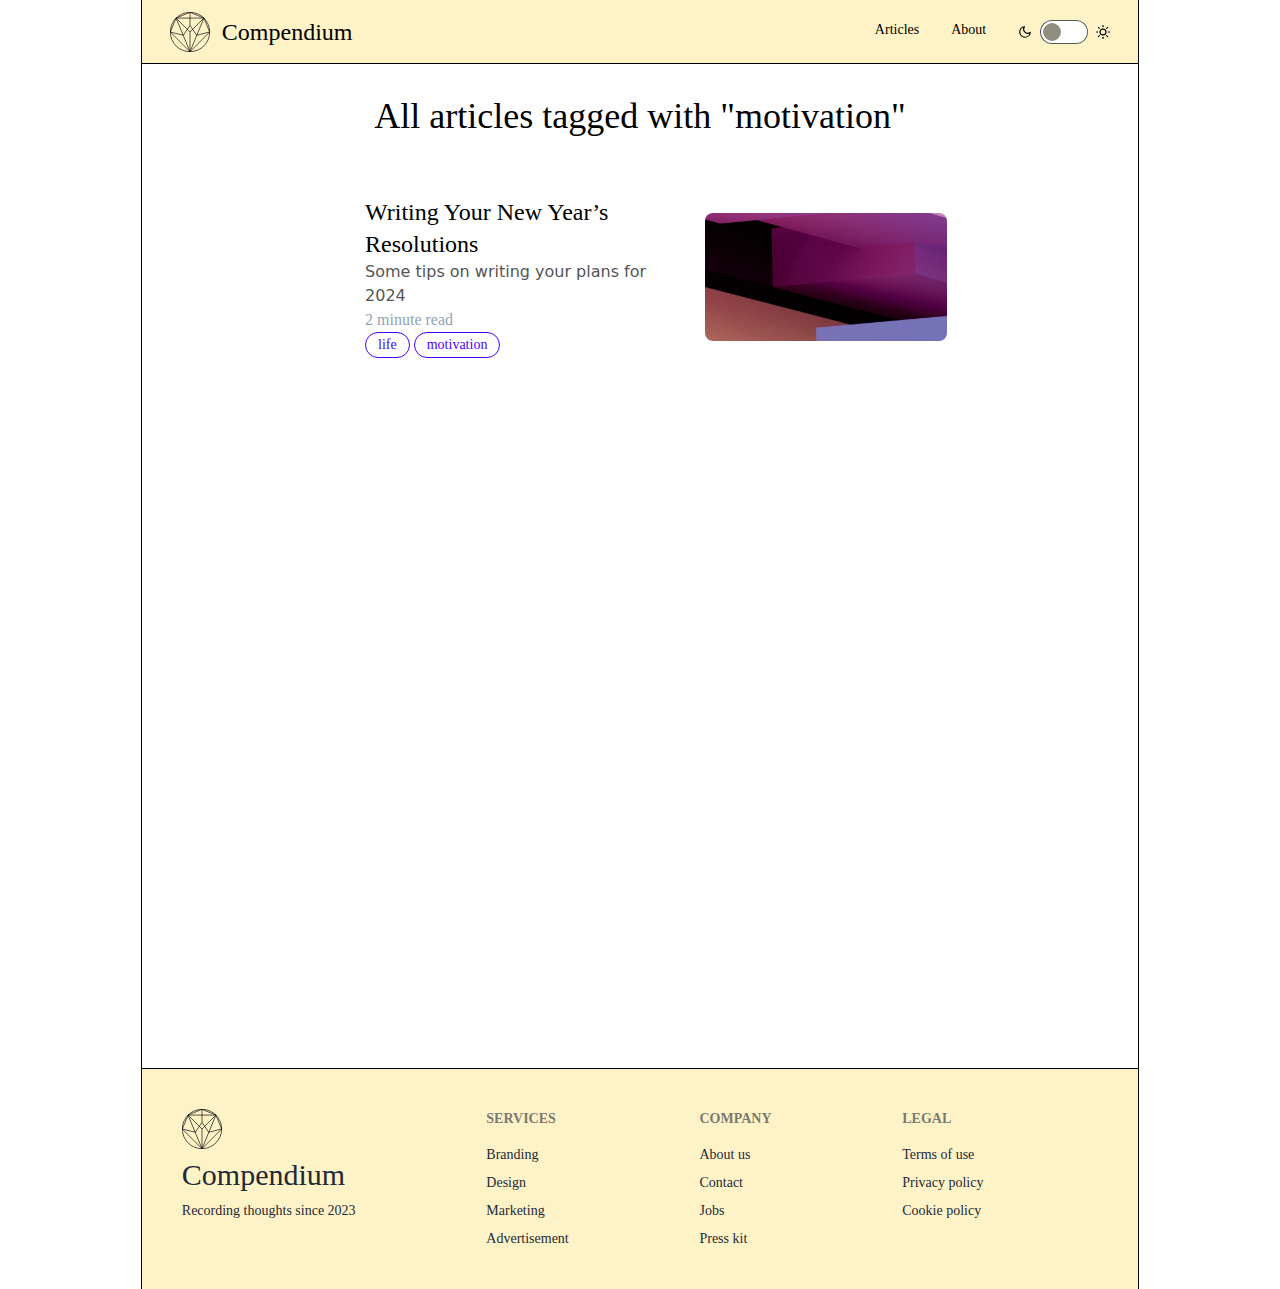
<file: blog/tag/motivation.html>
<!DOCTYPE html><html lang="en"><head><meta charSet="utf-8"/><meta name="viewport" content="width=device-width, initial-scale=1"/><link rel="preload" as="image" href="/blog-assets/writing-your-new-years-resolutions/thumbnail.jpg"/><link rel="stylesheet" href="/_next/static/css/6d58c36423de832f.css" crossorigin="" data-precedence="next"/><link rel="preload" as="script" fetchPriority="low" href="/_next/static/chunks/webpack-da19fefe9a38d1b9.js" crossorigin=""/><script src="/_next/static/chunks/fd9d1056-2bbe4843974adc41.js" async="" crossorigin=""></script><script src="/_next/static/chunks/938-f4cdc03825a540b5.js" async="" crossorigin=""></script><script src="/_next/static/chunks/main-app-8b11c8115cef9cca.js" async="" crossorigin=""></script><script src="/_next/static/chunks/319-a52677fd971876e5.js" async=""></script><script src="/_next/static/chunks/app/blog/tag/%5Btag%5D/page-d6ab807018a43965.js" async=""></script><script src="/_next/static/chunks/app/layout-bb54b37aac091f40.js" async=""></script><title>Compendium</title><meta name="description" content="A brief collection of personal explorations"/><link rel="icon" href="/favicon.ico" type="image/x-icon" sizes="32x32"/><script src="/_next/static/chunks/polyfills-c67a75d1b6f99dc8.js" crossorigin="" noModule=""></script></head><body class="__className_e66fe9"><script>!function(){try{var d=document.documentElement,n='data-theme',s='setAttribute';var e=localStorage.getItem('theme');if('system'===e||(!e&&true)){var t='(prefers-color-scheme: dark)',m=window.matchMedia(t);if(m.media!==t||m.matches){d.style.colorScheme = 'dark';d[s](n,'dark')}else{d.style.colorScheme = 'light';d[s](n,'light')}}else if(e){d[s](n,e|| '')}if(e==='light'||e==='dark')d.style.colorScheme=e}catch(e){}}()</script><div class="px-4 grid lg:grid-cols-[10%_80%] font-serif max-w-full min-h-svh"><div></div><div class="max-w-[1600px] justify-self-center switchable-line-primary border-x-[1px] h-full w-full"><div><div class="navbar h-4 font-serif max-h-[1rem] min-w-full switchable-bg border-b-[1px] switchable-line-primary top-0 sticky z-50"><div class="flex-1 pl-5"><a class="flex justify-center" href="/"><svg width="40" height="40" viewBox="0 0 122 122" fill="none" xmlns="http://www.w3.org/2000/svg" class="mr-3"><path d="M61 1C27.8629 1 1 27.8629 1 61C1 94.1371 27.8629 121 61 121C94.1371 121 121 94.1371 121 61C121 27.8629 94.1371 1 61 1Z" class="icon-stroke" stroke-width="2"></path><path d="M103.43 18.57L61 61" class="icon-stroke" stroke-miterlimit="10" stroke-width="2"></path><path d="M18.57 18.57L61 61" class="icon-stroke" stroke-miterlimit="10" stroke-width="2"></path><path d="M61 61V121" class="icon-stroke" stroke-miterlimit="10" stroke-width="2"></path><path d="M61 121L18.57 18.57" class="icon-stroke" stroke-miterlimit="10" stroke-width="2"></path><path d="M18.57 18.57L61 1" class="icon-stroke" stroke-miterlimit="10" stroke-width="2"></path><path d="M103.43 18.57L61 1" class="icon-stroke" stroke-miterlimit="10" stroke-width="2"></path><path d="M61 121L103.43 18.57" class="icon-stroke" stroke-miterlimit="10" stroke-width="2"></path><path d="M40.5 71L61 41" class="icon-stroke" stroke-miterlimit="10" stroke-width="2"></path><path d="M81.5 71L61 40.96" class="icon-stroke" stroke-miterlimit="10" stroke-width="2"></path><path d="M1 61L18.57 18.57" class="icon-stroke" stroke-miterlimit="10" stroke-width="2"></path><path d="M121 61L103.43 18.57" class="icon-stroke" stroke-miterlimit="10" stroke-width="2"></path><path d="M121 61L61 121" class="icon-stroke" stroke-miterlimit="10" stroke-width="2"></path><path d="M18.57 18.57H103.43" class="icon-stroke" stroke-miterlimit="10" stroke-width="2"></path><path d="M61 121L1 61" class="icon-stroke" stroke-miterlimit="10" stroke-width="2"></path><path d="M41 71L1 61" class="icon-stroke" stroke-miterlimit="10" stroke-width="2"></path><path d="M81 71L121 61" class="icon-stroke" stroke-miterlimit="10" stroke-width="2"></path><path d="M61 41V1" class="icon-stroke" stroke-miterlimit="10" stroke-width="2"></path></svg><h3 class="pt-1 sm:block hidden ">Compendium</h3></a></div><div class="flex-none"><ul class="menu menu-horizontal px-1"><li><a href="/blog"><h4 class="switchable-text-primary">Articles</h4></a></li><li><a href="/about"><h4 class="switchable-text-primary">About</h4></a></li><li></li></ul></div></div><div class="flex-1"><h2 class="section-title text-center">All articles tagged with &quot;motivation&quot;</h2></div><div class="grid gap-4 font-serif sm:grid-cols-1 lg:grid-cols-[20%_60%] pt-5 min-h-[100vh]"><div></div><div class="flex-1 undefined"><a class="max-w-full" href="/blog/writing-your-new-years-resolutions"><div class="grid p-2 mb-2 grid-cols-2 lg:max-h-[12rem] lg:max-w-[50rem] bg-slate-850 rounded-xl hover:switchable-bg-secondary w-full"><div><h3>Writing Your New Year’s Resolutions</h3><h4 class="font-sans">Some tips on writing your plans for 2024</h4></div><img src="/blog-assets/writing-your-new-years-resolutions/thumbnail.jpg" alt="Boxes, image by Jigar Panchai" class="rounded-lg row-span-3 items-center md:max-h-[8rem] md:justify-self-end md:self-center sm:justify-center"/><p class="text-slate-400"> 2 minute read</p><div class="flex gap-1"><div class="badge badge-primary badge-outline p-3">life</div><div class="badge badge-primary badge-outline p-3">motivation</div></div></div></a></div><div></div></div></div><footer class="footer p-10 switchable-bg text-base-content border-t-[1px] switchable-line-primary"><aside><svg width="40" height="40" viewBox="0 0 122 122" fill="none" xmlns="http://www.w3.org/2000/svg" class="mr-3"><path d="M61 1C27.8629 1 1 27.8629 1 61C1 94.1371 27.8629 121 61 121C94.1371 121 121 94.1371 121 61C121 27.8629 94.1371 1 61 1Z" class="icon-stroke" stroke-width="2"></path><path d="M103.43 18.57L61 61" class="icon-stroke" stroke-miterlimit="10" stroke-width="2"></path><path d="M18.57 18.57L61 61" class="icon-stroke" stroke-miterlimit="10" stroke-width="2"></path><path d="M61 61V121" class="icon-stroke" stroke-miterlimit="10" stroke-width="2"></path><path d="M61 121L18.57 18.57" class="icon-stroke" stroke-miterlimit="10" stroke-width="2"></path><path d="M18.57 18.57L61 1" class="icon-stroke" stroke-miterlimit="10" stroke-width="2"></path><path d="M103.43 18.57L61 1" class="icon-stroke" stroke-miterlimit="10" stroke-width="2"></path><path d="M61 121L103.43 18.57" class="icon-stroke" stroke-miterlimit="10" stroke-width="2"></path><path d="M40.5 71L61 41" class="icon-stroke" stroke-miterlimit="10" stroke-width="2"></path><path d="M81.5 71L61 40.96" class="icon-stroke" stroke-miterlimit="10" stroke-width="2"></path><path d="M1 61L18.57 18.57" class="icon-stroke" stroke-miterlimit="10" stroke-width="2"></path><path d="M121 61L103.43 18.57" class="icon-stroke" stroke-miterlimit="10" stroke-width="2"></path><path d="M121 61L61 121" class="icon-stroke" stroke-miterlimit="10" stroke-width="2"></path><path d="M18.57 18.57H103.43" class="icon-stroke" stroke-miterlimit="10" stroke-width="2"></path><path d="M61 121L1 61" class="icon-stroke" stroke-miterlimit="10" stroke-width="2"></path><path d="M41 71L1 61" class="icon-stroke" stroke-miterlimit="10" stroke-width="2"></path><path d="M81 71L121 61" class="icon-stroke" stroke-miterlimit="10" stroke-width="2"></path><path d="M61 41V1" class="icon-stroke" stroke-miterlimit="10" stroke-width="2"></path></svg><div class="text-3xl font-serif">Compendium</div><p>Recording thoughts since 2023</p></aside><nav><header class="footer-title">Services</header><a class="link link-hover">Branding</a><a class="link link-hover">Design</a><a class="link link-hover">Marketing</a><a class="link link-hover">Advertisement</a></nav><nav><header class="footer-title">Company</header><a class="link link-hover">About us</a><a class="link link-hover">Contact</a><a class="link link-hover">Jobs</a><a class="link link-hover">Press kit</a></nav><nav><header class="footer-title">Legal</header><a class="link link-hover">Terms of use</a><a class="link link-hover">Privacy policy</a><a class="link link-hover">Cookie policy</a></nav></footer></div><div></div></div><script src="/_next/static/chunks/webpack-da19fefe9a38d1b9.js" crossorigin="" async=""></script><script>(self.__next_f=self.__next_f||[]).push([0]);self.__next_f.push([2,null])</script><script>self.__next_f.push([1,"1:HL[\"/_next/static/css/6d58c36423de832f.css\",\"style\",{\"crossOrigin\":\"\"}]\n0:\"$L2\"\n"])</script><script>self.__next_f.push([1,"3:I[7690,[],\"\"]\n5:I[5250,[\"319\",\"static/chunks/319-a52677fd971876e5.js\",\"687\",\"static/chunks/app/blog/tag/%5Btag%5D/page-d6ab807018a43965.js\"],\"\"]\n6:I[4543,[\"319\",\"static/chunks/319-a52677fd971876e5.js\",\"687\",\"static/chunks/app/blog/tag/%5Btag%5D/page-d6ab807018a43965.js\"],\"\"]\n7:I[5613,[],\"\"]\n9:I[1778,[],\"\"]\na:I[1350,[\"185\",\"static/chunks/app/layout-bb54b37aac091f40.js\"],\"ThemeProvider\"]\nc:I[8955,[],\"\"]\n8:[\"tag\",\"motivation\",\"d\"]\n"])</script><script>self.__next_f.push([1,"2:[[[\"$\",\"link\",\"0\",{\"rel\":\"stylesheet\",\"href\":\"/_next/static/css/6d58c36423de832f.css\",\"precedence\":\"next\",\"crossOrigin\":\"\"}]],[\"$\",\"$L3\",null,{\"buildId\":\"Vlf0I3UseNa3W_fzd9X4O\",\"assetPrefix\":\"\",\"initialCanonicalUrl\":\"/blog/tag/motivation\",\"initialTree\":[\"\",{\"children\":[\"blog\",{\"children\":[\"tag\",{\"children\":[[\"tag\",\"motivation\",\"d\"],{\"children\":[\"__PAGE__?{\\\"tag\\\":\\\"motivation\\\"}\",{}]}]}]}]},\"$undefined\",\"$undefined\",true],\"initialSeedData\":[\"\",{\"children\":[\"blog\",{\"children\":[\"tag\",{\"children\":[[\"tag\",\"motivation\",\"d\"],{\"children\":[\"__PAGE__\",{},[\"$L4\",[\"$\",\"div\",null,{\"children\":[[\"$\",\"div\",null,{\"className\":\"navbar h-4 font-serif max-h-[1rem] min-w-full switchable-bg border-b-[1px] switchable-line-primary top-0 sticky z-50\",\"children\":[[\"$\",\"div\",null,{\"className\":\"flex-1 pl-5\",\"children\":[\"$\",\"$L5\",null,{\"href\":\"/\",\"className\":\"flex justify-center\",\"children\":[[\"$\",\"svg\",null,{\"width\":40,\"height\":40,\"viewBox\":\"0 0 122 122\",\"fill\":\"none\",\"xmlns\":\"http://www.w3.org/2000/svg\",\"className\":\"mr-3\",\"children\":[[\"$\",\"path\",null,{\"d\":\"M61 1C27.8629 1 1 27.8629 1 61C1 94.1371 27.8629 121 61 121C94.1371 121 121 94.1371 121 61C121 27.8629 94.1371 1 61 1Z\",\"className\":\"icon-stroke\",\"strokeWidth\":2}],[\"$\",\"path\",null,{\"d\":\"M103.43 18.57L61 61\",\"className\":\"icon-stroke\",\"strokeMiterlimit\":\"10\",\"strokeWidth\":2}],[\"$\",\"path\",null,{\"d\":\"M18.57 18.57L61 61\",\"className\":\"icon-stroke\",\"strokeMiterlimit\":\"10\",\"strokeWidth\":2}],[\"$\",\"path\",null,{\"d\":\"M61 61V121\",\"className\":\"icon-stroke\",\"strokeMiterlimit\":\"10\",\"strokeWidth\":2}],[\"$\",\"path\",null,{\"d\":\"M61 121L18.57 18.57\",\"className\":\"icon-stroke\",\"strokeMiterlimit\":\"10\",\"strokeWidth\":2}],[\"$\",\"path\",null,{\"d\":\"M18.57 18.57L61 1\",\"className\":\"icon-stroke\",\"strokeMiterlimit\":\"10\",\"strokeWidth\":2}],[\"$\",\"path\",null,{\"d\":\"M103.43 18.57L61 1\",\"className\":\"icon-stroke\",\"strokeMiterlimit\":\"10\",\"strokeWidth\":2}],[\"$\",\"path\",null,{\"d\":\"M61 121L103.43 18.57\",\"className\":\"icon-stroke\",\"strokeMiterlimit\":\"10\",\"strokeWidth\":2}],[\"$\",\"path\",null,{\"d\":\"M40.5 71L61 41\",\"className\":\"icon-stroke\",\"strokeMiterlimit\":\"10\",\"strokeWidth\":2}],[\"$\",\"path\",null,{\"d\":\"M81.5 71L61 40.96\",\"className\":\"icon-stroke\",\"strokeMiterlimit\":\"10\",\"strokeWidth\":2}],[\"$\",\"path\",null,{\"d\":\"M1 61L18.57 18.57\",\"className\":\"icon-stroke\",\"strokeMiterlimit\":\"10\",\"strokeWidth\":2}],[\"$\",\"path\",null,{\"d\":\"M121 61L103.43 18.57\",\"className\":\"icon-stroke\",\"strokeMiterlimit\":\"10\",\"strokeWidth\":2}],[\"$\",\"path\",null,{\"d\":\"M121 61L61 121\",\"className\":\"icon-stroke\",\"strokeMiterlimit\":\"10\",\"strokeWidth\":2}],[\"$\",\"path\",null,{\"d\":\"M18.57 18.57H103.43\",\"className\":\"icon-stroke\",\"strokeMiterlimit\":\"10\",\"strokeWidth\":2}],[\"$\",\"path\",null,{\"d\":\"M61 121L1 61\",\"className\":\"icon-stroke\",\"strokeMiterlimit\":\"10\",\"strokeWidth\":2}],[\"$\",\"path\",null,{\"d\":\"M41 71L1 61\",\"className\":\"icon-stroke\",\"strokeMiterlimit\":\"10\",\"strokeWidth\":2}],[\"$\",\"path\",null,{\"d\":\"M81 71L121 61\",\"className\":\"icon-stroke\",\"strokeMiterlimit\":\"10\",\"strokeWidth\":2}],[\"$\",\"path\",null,{\"d\":\"M61 41V1\",\"className\":\"icon-stroke\",\"strokeMiterlimit\":\"10\",\"strokeWidth\":2}]]}],[\"$\",\"h3\",null,{\"className\":\"pt-1 sm:block hidden \",\"children\":\"Compendium\"}]]}]}],[\"$\",\"div\",null,{\"className\":\"flex-none\",\"children\":[\"$\",\"ul\",null,{\"className\":\"menu menu-horizontal px-1\",\"children\":[[\"$\",\"li\",null,{\"children\":[\"$\",\"$L5\",null,{\"href\":\"/blog\",\"children\":[\"$\",\"h4\",null,{\"className\":\"switchable-text-primary\",\"children\":\"Articles\"}]}]}],[\"$\",\"li\",null,{\"children\":[\"$\",\"$L5\",null,{\"href\":\"/about\",\"children\":[\"$\",\"h4\",null,{\"className\":\"switchable-text-primary\",\"children\":\"About\"}]}]}],[\"$\",\"li\",null,{\"children\":[\"$\",\"$L6\",null,{}]}]]}]}]]}],[\"$\",\"div\",null,{\"className\":\"flex-1\",\"children\":[\"$\",\"h2\",null,{\"className\":\"section-title text-center\",\"children\":\"All articles tagged with \\\"motivation\\\"\"}]}],[\"$\",\"div\",null,{\"className\":\"grid gap-4 font-serif sm:grid-cols-1 lg:grid-cols-[20%_60%] pt-5 min-h-[100vh]\",\"children\":[[\"$\",\"div\",null,{}],[\"$\",\"div\",null,{\"className\":\"flex-1 undefined\",\"children\":[[[\"$\",\"$L5\",null,{\"className\":\"max-w-full\",\"href\":\"/blog/writing-your-new-years-resolutions\",\"children\":[\"$\",\"div\",null,{\"className\":\"grid p-2 mb-2 grid-cols-2 lg:max-h-[12rem] lg:max-w-[50rem] bg-slate-850 rounded-xl hover:switchable-bg-secondary w-full\",\"children\":[[\"$\",\"div\",null,{\"children\":[[\"$\",\"h3\",null,{\"children\":\"Writing Your New Year’s Resolutions\"}],[\"$\",\"h4\",null,{\"className\":\"font-sans\",\"children\":\"Some tips on writing your plans for 2024\"}]]}],[\"$\",\"img\",null,{\"src\":\"/blog-assets/writing-your-new-years-resolutions/thumbnail.jpg\",\"alt\":\"Boxes, image by Jigar Panchai\",\"className\":\"rounded-lg row-span-3 items-center md:max-h-[8rem] md:justify-self-end md:self-center sm:justify-center\"}],[\"$\",\"p\",null,{\"className\":\"text-slate-400\",\"children\":\" 2 minute read\"}],[\"$\",\"div\",null,{\"className\":\"flex gap-1\",\"children\":[[\"$\",\"div\",\"writing-your-new-years-resolutions-life\",{\"className\":\"badge badge-primary badge-outline p-3\",\"children\":\"life\"}],[\"$\",\"div\",\"writing-your-new-years-resolutions-motivation\",{\"className\":\"badge badge-primary badge-outline p-3\",\"children\":\"motivation\"}]]}]]}]}]],\"$undefined\"]}],[\"$\",\"div\",null,{}]]}]]}],null]]},[\"$\",\"$L7\",null,{\"parallelRouterKey\":\"children\",\"segmentPath\":[\"children\",\"blog\",\"children\",\"tag\",\"children\",\"$8\",\"children\"],\"loading\":\"$undefined\",\"loadingStyles\":\"$undefined\",\"loadingScripts\":\"$undefined\",\"hasLoading\":false,\"error\":\"$undefined\",\"errorStyles\":\"$undefined\",\"errorScripts\":\"$undefined\",\"template\":[\"$\",\"$L9\",null,{}],\"templateStyles\":\"$undefined\",\"templateScripts\":\"$undefined\",\"notFound\":\"$undefined\",\"notFoundStyles\":\"$undefined\",\"styles\":null}]]},[\"$\",\"$L7\",null,{\"parallelRouterKey\":\"children\",\"segmentPath\":[\"children\",\"blog\",\"children\",\"tag\",\"children\"],\"loading\":\"$undefined\",\"loadingStyles\":\"$undefined\",\"loadingScripts\":\"$undefined\",\"hasLoading\":false,\"error\":\"$undefined\",\"errorStyles\":\"$undefined\",\"errorScripts\":\"$undefined\",\"template\":[\"$\",\"$L9\",null,{}],\"templateStyles\":\"$undefined\",\"templateScripts\":\"$undefined\",\"notFound\":\"$undefined\",\"notFoundStyles\":\"$undefined\",\"styles\":null}]]},[\"$\",\"$L7\",null,{\"parallelRouterKey\":\"children\",\"segmentPath\":[\"children\",\"blog\",\"children\"],\"loading\":\"$undefined\",\"loadingStyles\":\"$undefined\",\"loadingScripts\":\"$undefined\",\"hasLoading\":false,\"error\":\"$undefined\",\"errorStyles\":\"$undefined\",\"errorScripts\":\"$undefined\",\"template\":[\"$\",\"$L9\",null,{}],\"templateStyles\":\"$undefined\",\"templateScripts\":\"$undefined\",\"notFound\":\"$undefined\",\"notFoundStyles\":\"$undefined\",\"styles\":null}]]},[null,[\"$\",\"html\",null,{\"lang\":\"en\",\"children\":[\"$\",\"body\",null,{\"className\":\"__className_e66fe9\",\"children\":[\"$\",\"$La\",null,{\"children\":[\"$\",\"div\",null,{\"className\":\"px-4 grid lg:grid-cols-[10%_80%] font-serif max-w-full min-h-svh\",\"children\":[[\"$\",\"div\",null,{}],[\"$\",\"div\",null,{\"className\":\"max-w-[1600px] justify-self-center switchable-line-primary border-x-[1px] h-full w-full\",\"children\":[[\"$\",\"$L7\",null,{\"parallelRouterKey\":\"children\",\"segmentPath\":[\"children\"],\"loading\":\"$undefined\",\"loadingStyles\":\"$undefined\",\"loadingScripts\":\"$undefined\",\"hasLoading\":false,\"error\":\"$undefined\",\"errorStyles\":\"$undefined\",\"errorScripts\":\"$undefined\",\"template\":[\"$\",\"$L9\",null,{}],\"templateStyles\":\"$undefined\",\"templateScripts\":\"$undefined\",\"notFound\":[[\"$\",\"title\",null,{\"children\":\"404: This page could not be found.\"}],[\"$\",\"div\",null,{\"style\":{\"fontFamily\":\"system-ui,\\\"Segoe UI\\\",Roboto,Helvetica,Arial,sans-serif,\\\"Apple Color Emoji\\\",\\\"Segoe UI Emoji\\\"\",\"height\":\"100vh\",\"textAlign\":\"center\",\"display\":\"flex\",\"flexDirection\":\"column\",\"alignItems\":\"center\",\"justifyContent\":\"center\"},\"children\":[\"$\",\"div\",null,{\"children\":[[\"$\",\"style\",null,{\"dangerouslySetInnerHTML\":{\"__html\":\"body{color:#000;background:#fff;margin:0}.next-error-h1{border-right:1px solid rgba(0,0,0,.3)}@media (prefers-color-scheme:dark){body{color:#fff;background:#000}.next-error-h1{border-right:1px solid rgba(255,255,255,.3)}}\"}}],[\"$\",\"h1\",null,{\"className\":\"next-error-h1\",\"style\":{\"display\":\"inline-block\",\"margin\":\"0 20px 0 0\",\"padding\":\"0 23px 0 0\",\"fontSize\":24,\"fontWeight\":500,\"verticalAlign\":\"top\",\"lineHeight\":\"49px\"},\"children\":\"404\"}],[\"$\",\"div\",null,{\"style\":{\"display\":\"inline-block\"},\"children\":[\"$\",\"h2\",null,{\"style\":{\"fontSize\":14,\"fontWeight\":400,\"lineHeight\":\"49px\",\"margin\":0},\"children\":\"This page could not be found.\"}]}]]}]}]],\"notFoundStyles\":[],\"styles\":null}],[\"$\",\"footer\",null,{\"className\":\"footer p-10 switchable-bg text-base-content border-t-[1px] switchable-line-primary\",\"children\":[[\"$\",\"aside\",null,{\"children\":[[\"$\",\"svg\",null,{\"width\":40,\"height\":40,\"viewBox\":\"0 0 122 122\",\"fill\":\"none\",\"xmlns\":\"http://www.w3.org/2000/svg\",\"className\":\"mr-3\",\"children\":[[\"$\",\"path\",null,{\"d\":\"M61 1C27.8629 1 1 27.8629 1 61C1 94.1371 27.8629 121 61 121C94.1371 121 121 94.1371 121 61C121 27.8629 94.1371 1 61 1Z\",\"className\":\"icon-stroke\",\"strokeWidth\":2}],[\"$\",\"path\",null,{\"d\":\"M103.43 18.57L61 61\",\"className\":\"icon-stroke\",\"strokeMiterlimit\":\"10\",\"strokeWidth\":2}],[\"$\",\"path\",null,{\"d\":\"M18.57 18.57L61 61\",\"className\":\"icon-stroke\",\"strokeMiterlimit\":\"10\",\"strokeWidth\":2}],[\"$\",\"path\",null,{\"d\":\"M61 61V121\",\"className\":\"icon-stroke\",\"strokeMiterlimit\":\"10\",\"strokeWidth\":2}],[\"$\",\"path\",null,{\"d\":\"M61 121L18.57 18.57\",\"className\":\"icon-stroke\",\"strokeMiterlimit\":\"10\",\"strokeWidth\":2}],[\"$\",\"path\",null,{\"d\":\"M18.57 18.57L61 1\",\"className\":\"icon-stroke\",\"strokeMiterlimit\":\"10\",\"strokeWidth\":2}],[\"$\",\"path\",null,{\"d\":\"M103.43 18.57L61 1\",\"className\":\"icon-stroke\",\"strokeMiterlimit\":\"10\",\"strokeWidth\":2}],[\"$\",\"path\",null,{\"d\":\"M61 121L103.43 18.57\",\"className\":\"icon-stroke\",\"strokeMiterlimit\":\"10\",\"strokeWidth\":2}],[\"$\",\"path\",null,{\"d\":\"M40.5 71L61 41\",\"className\":\"icon-stroke\",\"strokeMiterlimit\":\"10\",\"strokeWidth\":2}],[\"$\",\"path\",null,{\"d\":\"M81.5 71L61 40.96\",\"className\":\"icon-stroke\",\"strokeMiterlimit\":\"10\",\"strokeWidth\":2}],[\"$\",\"path\",null,{\"d\":\"M1 61L18.57 18.57\",\"className\":\"icon-stroke\",\"strokeMiterlimit\":\"10\",\"strokeWidth\":2}],[\"$\",\"path\",null,{\"d\":\"M121 61L103.43 18.57\",\"className\":\"icon-stroke\",\"strokeMiterlimit\":\"10\",\"strokeWidth\":2}],[\"$\",\"path\",null,{\"d\":\"M121 61L61 121\",\"className\":\"icon-stroke\",\"strokeMiterlimit\":\"10\",\"strokeWidth\":2}],[\"$\",\"path\",null,{\"d\":\"M18.57 18.57H103.43\",\"className\":\"icon-stroke\",\"strokeMiterlimit\":\"10\",\"strokeWidth\":2}],[\"$\",\"path\",null,{\"d\":\"M61 121L1 61\",\"className\":\"icon-stroke\",\"strokeMiterlimit\":\"10\",\"strokeWidth\":2}],[\"$\",\"path\",null,{\"d\":\"M41 71L1 61\",\"className\":\"icon-stroke\",\"strokeMiterlimit\":\"10\",\"strokeWidth\":2}],[\"$\",\"path\",null,{\"d\":\"M81 71L121 61\",\"className\":\"icon-stroke\",\"strokeMiterlimit\":\"10\",\"strokeWidth\":2}],[\"$\",\"path\",null,{\"d\":\"M61 41V1\",\"className\":\"icon-stroke\",\"strokeMiterlimit\":\"10\",\"strokeWidth\":2}]]}],[\"$\",\"div\",null,{\"className\":\"text-3xl font-serif\",\"children\":\"Compendium\"}],[\"$\",\"p\",null,{\"children\":\"Recording thoughts since 2023\"}]]}],[\"$\",\"nav\",null,{\"children\":[[\"$\",\"header\",null,{\"className\":\"footer-title\",\"children\":\"Services\"}],[\"$\",\"a\",null,{\"className\":\"link link-hover\",\"children\":\"Branding\"}],[\"$\",\"a\",null,{\"className\":\"link link-hover\",\"children\":\"Design\"}],[\"$\",\"a\",null,{\"className\":\"link link-hover\",\"children\":\"Marketing\"}],[\"$\",\"a\",null,{\"className\":\"link link-hover\",\"children\":\"Advertisement\"}]]}],[\"$\",\"nav\",null,{\"children\":[[\"$\",\"header\",null,{\"className\":\"footer-title\",\"children\":\"Company\"}],[\"$\",\"a\",null,{\"className\":\"link link-hover\",\"children\":\"About us\"}],[\"$\",\"a\",null,{\"className\":\"link link-hover\",\"children\":\"Contact\"}],[\"$\",\"a\",null,{\"className\":\"link link-hover\",\"children\":\"Jobs\"}],[\"$\",\"a\",null,{\"className\":\"link link-hover\",\"children\":\"Press kit\"}]]}],[\"$\",\"nav\",null,{\"children\":[[\"$\",\"header\",null,{\"className\":\"footer-title\",\"children\":\"Legal\"}],[\"$\",\"a\",null,{\"className\":\"link link-hover\",\"children\":\"Terms of use\"}],[\"$\",\"a\",null,{\"className\":\"link link-hover\",\"children\":\"Privacy policy\"}],[\"$\",\"a\",null,{\"className\":\"link link-hover\",\"children\":\"Cookie policy\"}]]}]]}]]}],[\"$\",\"div\",null,{}]]}]}]}]}],null]],\"initialHead\":[false,\"$Lb\"],\"globalErrorComponent\":\"$c\"}]]\n"])</script><script>self.__next_f.push([1,"b:[[\"$\",\"meta\",\"0\",{\"name\":\"viewport\",\"content\":\"width=device-width, initial-scale=1\"}],[\"$\",\"meta\",\"1\",{\"charSet\":\"utf-8\"}],[\"$\",\"title\",\"2\",{\"children\":\"Compendium\"}],[\"$\",\"meta\",\"3\",{\"name\":\"description\",\"content\":\"A brief collection of personal explorations\"}],[\"$\",\"link\",\"4\",{\"rel\":\"icon\",\"href\":\"/favicon.ico\",\"type\":\"image/x-icon\",\"sizes\":\"32x32\"}]]\n4:null\n"])</script><script>self.__next_f.push([1,""])</script></body></html>
</file>
<file: _next/static/css/6d58c36423de832f.css>
@font-face{font-family:__Inter_e66fe9;font-style:normal;font-weight:100 900;font-display:swap;src:url(/_next/static/media/ec159349637c90ad-s.woff2) format("woff2");unicode-range:U+0460-052f,U+1c80-1c88,U+20b4,U+2de0-2dff,U+a640-a69f,U+fe2e-fe2f}@font-face{font-family:__Inter_e66fe9;font-style:normal;font-weight:100 900;font-display:swap;src:url(/_next/static/media/513657b02c5c193f-s.woff2) format("woff2");unicode-range:U+0301,U+0400-045f,U+0490-0491,U+04b0-04b1,U+2116}@font-face{font-family:__Inter_e66fe9;font-style:normal;font-weight:100 900;font-display:swap;src:url(/_next/static/media/fd4db3eb5472fc27-s.woff2) format("woff2");unicode-range:U+1f??}@font-face{font-family:__Inter_e66fe9;font-style:normal;font-weight:100 900;font-display:swap;src:url(/_next/static/media/51ed15f9841b9f9d-s.woff2) format("woff2");unicode-range:U+0370-03ff}@font-face{font-family:__Inter_e66fe9;font-style:normal;font-weight:100 900;font-display:swap;src:url(/_next/static/media/05a31a2ca4975f99-s.woff2) format("woff2");unicode-range:U+0102-0103,U+0110-0111,U+0128-0129,U+0168-0169,U+01a0-01a1,U+01af-01b0,U+0300-0301,U+0303-0304,U+0308-0309,U+0323,U+0329,U+1ea0-1ef9,U+20ab}@font-face{font-family:__Inter_e66fe9;font-style:normal;font-weight:100 900;font-display:swap;src:url(/_next/static/media/d6b16ce4a6175f26-s.woff2) format("woff2");unicode-range:U+0100-02af,U+0304,U+0308,U+0329,U+1e00-1e9f,U+1ef2-1eff,U+2020,U+20a0-20ab,U+20ad-20cf,U+2113,U+2c60-2c7f,U+a720-a7ff}@font-face{font-family:__Inter_e66fe9;font-style:normal;font-weight:100 900;font-display:swap;src:url(/_next/static/media/c9a5bc6a7c948fb0-s.p.woff2) format("woff2");unicode-range:U+00??,U+0131,U+0152-0153,U+02bb-02bc,U+02c6,U+02da,U+02dc,U+0304,U+0308,U+0329,U+2000-206f,U+2074,U+20ac,U+2122,U+2191,U+2193,U+2212,U+2215,U+feff,U+fffd}@font-face{font-family:__Inter_Fallback_e66fe9;src:local("Arial");ascent-override:90.20%;descent-override:22.48%;line-gap-override:0.00%;size-adjust:107.40%}.__className_e66fe9{font-family:__Inter_e66fe9,__Inter_Fallback_e66fe9;font-style:normal}

/*
! tailwindcss v3.4.11 | MIT License | https://tailwindcss.com
*/*,:after,:before{box-sizing:border-box;border:0 solid #e5e7eb}:after,:before{--tw-content:""}:host,html{line-height:1.5;-webkit-text-size-adjust:100%;-moz-tab-size:4;-o-tab-size:4;tab-size:4;font-family:ui-sans-serif,system-ui,sans-serif,Apple Color Emoji,Segoe UI Emoji,Segoe UI Symbol,Noto Color Emoji;font-feature-settings:normal;font-variation-settings:normal;-webkit-tap-highlight-color:transparent}body{margin:0;line-height:inherit}hr{height:0;color:inherit;border-top-width:1px}abbr:where([title]){-webkit-text-decoration:underline dotted;text-decoration:underline dotted}h1,h2,h3,h4,h5,h6{font-size:inherit;font-weight:inherit}a{color:inherit;text-decoration:inherit}b,strong{font-weight:bolder}code,kbd,pre,samp{font-family:ui-monospace,SFMono-Regular,Menlo,Monaco,Consolas,Liberation Mono,Courier New,monospace;font-feature-settings:normal;font-variation-settings:normal;font-size:1em}small{font-size:80%}sub,sup{font-size:75%;line-height:0;position:relative;vertical-align:baseline}sub{bottom:-.25em}sup{top:-.5em}table{text-indent:0;border-color:inherit;border-collapse:collapse}button,input,optgroup,select,textarea{font-family:inherit;font-feature-settings:inherit;font-variation-settings:inherit;font-size:100%;font-weight:inherit;line-height:inherit;letter-spacing:inherit;color:inherit;margin:0;padding:0}button,select{text-transform:none}button,input:where([type=button]),input:where([type=reset]),input:where([type=submit]){-webkit-appearance:button;background-color:transparent;background-image:none}:-moz-focusring{outline:auto}:-moz-ui-invalid{box-shadow:none}progress{vertical-align:baseline}::-webkit-inner-spin-button,::-webkit-outer-spin-button{height:auto}[type=search]{-webkit-appearance:textfield;outline-offset:-2px}::-webkit-search-decoration{-webkit-appearance:none}::-webkit-file-upload-button{-webkit-appearance:button;font:inherit}summary{display:list-item}blockquote,dd,dl,figure,h1,h2,h3,h4,h5,h6,hr,p,pre{margin:0}fieldset{margin:0}fieldset,legend{padding:0}menu,ol,ul{list-style:none;margin:0;padding:0}dialog{padding:0}textarea{resize:vertical}input::-moz-placeholder,textarea::-moz-placeholder{opacity:1;color:#9ca3af}input::placeholder,textarea::placeholder{opacity:1;color:#9ca3af}[role=button],button{cursor:pointer}:disabled{cursor:default}audio,canvas,embed,iframe,img,object,svg,video{display:block;vertical-align:middle}img,video{max-width:100%;height:auto}[hidden]{display:none}:root,[data-theme]{background-color:var(--fallback-b1,oklch(var(--b1)/1));color:var(--fallback-bc,oklch(var(--bc)/1))}@supports not (color:oklch(0% 0 0)){:root{color-scheme:light;--fallback-p:#491eff;--fallback-pc:#d4dbff;--fallback-s:#ff41c7;--fallback-sc:#fff9fc;--fallback-a:#00cfbd;--fallback-ac:#00100d;--fallback-n:#2b3440;--fallback-nc:#d7dde4;--fallback-b1:#fff;--fallback-b2:#e5e6e6;--fallback-b3:#e5e6e6;--fallback-bc:#1f2937;--fallback-in:#00b3f0;--fallback-inc:#000;--fallback-su:#00ca92;--fallback-suc:#000;--fallback-wa:#ffc22d;--fallback-wac:#000;--fallback-er:#ff6f70;--fallback-erc:#000}@media (prefers-color-scheme:dark){:root{color-scheme:dark;--fallback-p:#7582ff;--fallback-pc:#050617;--fallback-s:#ff71cf;--fallback-sc:#190211;--fallback-a:#00c7b5;--fallback-ac:#000e0c;--fallback-n:#2a323c;--fallback-nc:#a6adbb;--fallback-b1:#1d232a;--fallback-b2:#191e24;--fallback-b3:#15191e;--fallback-bc:#a6adbb;--fallback-in:#00b3f0;--fallback-inc:#000;--fallback-su:#00ca92;--fallback-suc:#000;--fallback-wa:#ffc22d;--fallback-wac:#000;--fallback-er:#ff6f70;--fallback-erc:#000}}}html{-webkit-tap-highlight-color:transparent}*{scrollbar-color:color-mix(in oklch,currentColor 35%,transparent) transparent}:hover{scrollbar-color:color-mix(in oklch,currentColor 60%,transparent) transparent}:root{color-scheme:light;--in:72.06% 0.191 231.6;--su:64.8% 0.150 160;--wa:84.71% 0.199 83.87;--er:71.76% 0.221 22.18;--pc:89.824% 0.06192 275.75;--ac:15.352% 0.0368 183.61;--inc:0% 0 0;--suc:0% 0 0;--wac:0% 0 0;--erc:0% 0 0;--rounded-box:1rem;--rounded-btn:0.5rem;--rounded-badge:1.9rem;--animation-btn:0.25s;--animation-input:.2s;--btn-focus-scale:0.95;--border-btn:1px;--tab-border:1px;--tab-radius:0.5rem;--p:49.12% 0.3096 275.75;--s:69.71% 0.329 342.55;--sc:98.71% 0.0106 342.55;--a:76.76% 0.184 183.61;--n:32.1785% 0.02476 255.701624;--nc:89.4994% 0.011585 252.096176;--b1:100% 0 0;--b2:96.1151% 0 0;--b3:92.4169% 0.00108 197.137559;--bc:27.8078% 0.029596 256.847952}@media (prefers-color-scheme:dark){:root{color-scheme:dark;--in:72.06% 0.191 231.6;--su:64.8% 0.150 160;--wa:84.71% 0.199 83.87;--er:71.76% 0.221 22.18;--pc:13.138% 0.0392 275.75;--sc:14.96% 0.052 342.55;--ac:14.902% 0.0334 183.61;--inc:0% 0 0;--suc:0% 0 0;--wac:0% 0 0;--erc:0% 0 0;--rounded-box:1rem;--rounded-btn:0.5rem;--rounded-badge:1.9rem;--animation-btn:0.25s;--animation-input:.2s;--btn-focus-scale:0.95;--border-btn:1px;--tab-border:1px;--tab-radius:0.5rem;--p:65.69% 0.196 275.75;--s:74.8% 0.26 342.55;--a:74.51% 0.167 183.61;--n:31.3815% 0.021108 254.139175;--nc:74.6477% 0.0216 264.435964;--b1:25.3267% 0.015896 252.417568;--b2:23.2607% 0.013807 253.100675;--b3:21.1484% 0.01165 254.087939;--bc:74.6477% 0.0216 264.435964}}[data-theme=light]{color-scheme:light;--in:72.06% 0.191 231.6;--su:64.8% 0.150 160;--wa:84.71% 0.199 83.87;--er:71.76% 0.221 22.18;--pc:89.824% 0.06192 275.75;--ac:15.352% 0.0368 183.61;--inc:0% 0 0;--suc:0% 0 0;--wac:0% 0 0;--erc:0% 0 0;--rounded-box:1rem;--rounded-btn:0.5rem;--rounded-badge:1.9rem;--animation-btn:0.25s;--animation-input:.2s;--btn-focus-scale:0.95;--border-btn:1px;--tab-border:1px;--tab-radius:0.5rem;--p:49.12% 0.3096 275.75;--s:69.71% 0.329 342.55;--sc:98.71% 0.0106 342.55;--a:76.76% 0.184 183.61;--n:32.1785% 0.02476 255.701624;--nc:89.4994% 0.011585 252.096176;--b1:100% 0 0;--b2:96.1151% 0 0;--b3:92.4169% 0.00108 197.137559;--bc:27.8078% 0.029596 256.847952}[data-theme=dark]{color-scheme:dark;--in:72.06% 0.191 231.6;--su:64.8% 0.150 160;--wa:84.71% 0.199 83.87;--er:71.76% 0.221 22.18;--pc:13.138% 0.0392 275.75;--sc:14.96% 0.052 342.55;--ac:14.902% 0.0334 183.61;--inc:0% 0 0;--suc:0% 0 0;--wac:0% 0 0;--erc:0% 0 0;--rounded-box:1rem;--rounded-btn:0.5rem;--rounded-badge:1.9rem;--animation-btn:0.25s;--animation-input:.2s;--btn-focus-scale:0.95;--border-btn:1px;--tab-border:1px;--tab-radius:0.5rem;--p:65.69% 0.196 275.75;--s:74.8% 0.26 342.55;--a:74.51% 0.167 183.61;--n:31.3815% 0.021108 254.139175;--nc:74.6477% 0.0216 264.435964;--b1:25.3267% 0.015896 252.417568;--b2:23.2607% 0.013807 253.100675;--b3:21.1484% 0.01165 254.087939;--bc:74.6477% 0.0216 264.435964}h1{text-align:center;font-size:3rem;line-height:1;color:var(--switchable-text-primary-light)}@media (min-width:640px){h1{font-size:4.5rem;line-height:1}}h1:where([data-theme=dark],[data-theme=dark] *){color:var(--switchable-text-primary-dark)}h2{font-size:1.875rem;line-height:2.25rem;color:var(--switchable-text-primary-light)}@media (min-width:640px){h2{font-size:2.25rem;line-height:2.5rem}}h2:where([data-theme=dark],[data-theme=dark] *){color:var(--switchable-text-primary-dark)}h3{font-size:1.5rem;line-height:2rem;color:var(--switchable-text-primary-light)}h3:where([data-theme=dark],[data-theme=dark] *){color:var(--switchable-text-primary-dark)}h4{color:var(--switchable-text-secondary-light)}h4:where([data-theme=dark],[data-theme=dark] *){color:var(--switchable-text-secondary-dark)}.icon-stroke{stroke:var(--switchable-line-primary-light)}.icon-stroke:where([data-theme=dark],[data-theme=dark] *){stroke:var(--switchable-line-primary-dark)}.icon-fill{fill:var(--switchable-line-primary-light)}.icon-fill:where([data-theme=dark],[data-theme=dark] *){fill:var(--switchable-line-primary-dark)}.section-title{margin-top:2rem;margin-bottom:2rem}.switchable-bg{background-color:var(--switchable-bg-primary-light)}.switchable-bg:where([data-theme=dark],[data-theme=dark] *){background-color:var(--switchable-bg-primary-dark)}.switchable-text-primary{color:var(--switchable-text-primary-light)}.switchable-text-primary:where([data-theme=dark],[data-theme=dark] *){color:var(--switchable-text-primary-dark)}.switchable-text-secondary{color:var(--switchable-text-secondary-light)}.switchable-text-secondary:where([data-theme=dark],[data-theme=dark] *){color:var(--switchable-text-secondary-dark)}.switchable-line-primary{border-color:var(--switchable-line-primary-light)}.switchable-line-primary:where([data-theme=dark],[data-theme=dark] *){border-color:var(--switchable-line-primary-dark)}*,:after,:before{--tw-border-spacing-x:0;--tw-border-spacing-y:0;--tw-translate-x:0;--tw-translate-y:0;--tw-rotate:0;--tw-skew-x:0;--tw-skew-y:0;--tw-scale-x:1;--tw-scale-y:1;--tw-pan-x: ;--tw-pan-y: ;--tw-pinch-zoom: ;--tw-scroll-snap-strictness:proximity;--tw-gradient-from-position: ;--tw-gradient-via-position: ;--tw-gradient-to-position: ;--tw-ordinal: ;--tw-slashed-zero: ;--tw-numeric-figure: ;--tw-numeric-spacing: ;--tw-numeric-fraction: ;--tw-ring-inset: ;--tw-ring-offset-width:0px;--tw-ring-offset-color:#fff;--tw-ring-color:rgba(59,130,246,.5);--tw-ring-offset-shadow:0 0 #0000;--tw-ring-shadow:0 0 #0000;--tw-shadow:0 0 #0000;--tw-shadow-colored:0 0 #0000;--tw-blur: ;--tw-brightness: ;--tw-contrast: ;--tw-grayscale: ;--tw-hue-rotate: ;--tw-invert: ;--tw-saturate: ;--tw-sepia: ;--tw-drop-shadow: ;--tw-backdrop-blur: ;--tw-backdrop-brightness: ;--tw-backdrop-contrast: ;--tw-backdrop-grayscale: ;--tw-backdrop-hue-rotate: ;--tw-backdrop-invert: ;--tw-backdrop-opacity: ;--tw-backdrop-saturate: ;--tw-backdrop-sepia: ;--tw-contain-size: ;--tw-contain-layout: ;--tw-contain-paint: ;--tw-contain-style: }::backdrop{--tw-border-spacing-x:0;--tw-border-spacing-y:0;--tw-translate-x:0;--tw-translate-y:0;--tw-rotate:0;--tw-skew-x:0;--tw-skew-y:0;--tw-scale-x:1;--tw-scale-y:1;--tw-pan-x: ;--tw-pan-y: ;--tw-pinch-zoom: ;--tw-scroll-snap-strictness:proximity;--tw-gradient-from-position: ;--tw-gradient-via-position: ;--tw-gradient-to-position: ;--tw-ordinal: ;--tw-slashed-zero: ;--tw-numeric-figure: ;--tw-numeric-spacing: ;--tw-numeric-fraction: ;--tw-ring-inset: ;--tw-ring-offset-width:0px;--tw-ring-offset-color:#fff;--tw-ring-color:rgba(59,130,246,.5);--tw-ring-offset-shadow:0 0 #0000;--tw-ring-shadow:0 0 #0000;--tw-shadow:0 0 #0000;--tw-shadow-colored:0 0 #0000;--tw-blur: ;--tw-brightness: ;--tw-contrast: ;--tw-grayscale: ;--tw-hue-rotate: ;--tw-invert: ;--tw-saturate: ;--tw-sepia: ;--tw-drop-shadow: ;--tw-backdrop-blur: ;--tw-backdrop-brightness: ;--tw-backdrop-contrast: ;--tw-backdrop-grayscale: ;--tw-backdrop-hue-rotate: ;--tw-backdrop-invert: ;--tw-backdrop-opacity: ;--tw-backdrop-saturate: ;--tw-backdrop-sepia: ;--tw-contain-size: ;--tw-contain-layout: ;--tw-contain-paint: ;--tw-contain-style: }.badge{display:inline-flex;align-items:center;justify-content:center;transition-property:color,background-color,border-color,text-decoration-color,fill,stroke,opacity,box-shadow,transform,filter,-webkit-backdrop-filter;transition-property:color,background-color,border-color,text-decoration-color,fill,stroke,opacity,box-shadow,transform,filter,backdrop-filter;transition-property:color,background-color,border-color,text-decoration-color,fill,stroke,opacity,box-shadow,transform,filter,backdrop-filter,-webkit-backdrop-filter;transition-timing-function:cubic-bezier(.4,0,.2,1);transition-timing-function:cubic-bezier(0,0,.2,1);transition-duration:.2s;height:1.25rem;font-size:.875rem;line-height:1.25rem;width:-moz-fit-content;width:fit-content;padding-left:.563rem;padding-right:.563rem;border-radius:var(--rounded-badge,1.9rem);border-width:1px;--tw-border-opacity:1;border-color:var(--fallback-b2,oklch(var(--b2)/var(--tw-border-opacity)));--tw-bg-opacity:1;background-color:var(--fallback-b1,oklch(var(--b1)/var(--tw-bg-opacity)));--tw-text-opacity:1;color:var(--fallback-bc,oklch(var(--bc)/var(--tw-text-opacity)))}@media (hover:hover){.link-hover:hover{text-decoration-line:underline}.menu li>:not(ul,.menu-title,details,.btn).active,.menu li>:not(ul,.menu-title,details,.btn):active,.menu li>details>summary:active{--tw-bg-opacity:1;background-color:var(--fallback-n,oklch(var(--n)/var(--tw-bg-opacity)));--tw-text-opacity:1;color:var(--fallback-nc,oklch(var(--nc)/var(--tw-text-opacity)))}}.btn{display:inline-flex;height:3rem;min-height:3rem;flex-shrink:0;cursor:pointer;-webkit-user-select:none;-moz-user-select:none;user-select:none;flex-wrap:wrap;align-items:center;justify-content:center;border-radius:var(--rounded-btn,.5rem);border-color:transparent;border-color:oklch(var(--btn-color,var(--b2))/var(--tw-border-opacity));padding-left:1rem;padding-right:1rem;text-align:center;font-size:.875rem;line-height:1em;gap:.5rem;font-weight:600;text-decoration-line:none;transition-duration:.2s;transition-timing-function:cubic-bezier(0,0,.2,1);border-width:var(--border-btn,1px);transition-property:color,background-color,border-color,opacity,box-shadow,transform;--tw-text-opacity:1;color:var(--fallback-bc,oklch(var(--bc)/var(--tw-text-opacity)));--tw-shadow:0 1px 2px 0 rgba(0,0,0,.05);--tw-shadow-colored:0 1px 2px 0 var(--tw-shadow-color);box-shadow:var(--tw-ring-offset-shadow,0 0 #0000),var(--tw-ring-shadow,0 0 #0000),var(--tw-shadow);outline-color:var(--fallback-bc,oklch(var(--bc)/1));background-color:oklch(var(--btn-color,var(--b2))/var(--tw-bg-opacity));--tw-bg-opacity:1;--tw-border-opacity:1}.btn-disabled,.btn:disabled,.btn[disabled]{pointer-events:none}:where(.btn:is(input[type=checkbox])),:where(.btn:is(input[type=radio])){width:auto;-webkit-appearance:none;-moz-appearance:none;appearance:none}.btn:is(input[type=checkbox]):after,.btn:is(input[type=radio]):after{--tw-content:attr(aria-label);content:var(--tw-content)}.card{position:relative;display:flex;flex-direction:column;border-radius:var(--rounded-box,1rem)}.card:focus{outline:2px solid transparent;outline-offset:2px}.card-body{display:flex;flex:1 1 auto;flex-direction:column;padding:var(--padding-card,2rem);gap:.5rem}.card-body :where(p){flex-grow:1}.card-actions{display:flex;flex-wrap:wrap;align-items:flex-start;gap:.5rem}.card figure{display:flex;align-items:center;justify-content:center}.card.image-full{display:grid}.card.image-full:before{position:relative;content:"";z-index:10;border-radius:var(--rounded-box,1rem);--tw-bg-opacity:1;background-color:var(--fallback-n,oklch(var(--n)/var(--tw-bg-opacity)));opacity:.75}.card.image-full:before,.card.image-full>*{grid-column-start:1;grid-row-start:1}.card.image-full>figure img{height:100%;-o-object-fit:cover;object-fit:cover}.card.image-full>.card-body{position:relative;z-index:20;--tw-text-opacity:1;color:var(--fallback-nc,oklch(var(--nc)/var(--tw-text-opacity)))}.carousel{display:inline-flex;overflow-x:scroll;scroll-snap-type:x mandatory;scroll-behavior:smooth;-ms-overflow-style:none;scrollbar-width:none}.carousel-item{box-sizing:content-box;display:flex;flex:none}.carousel-item,.carousel-start .carousel-item{scroll-snap-align:start}.carousel-center .carousel-item{scroll-snap-align:center}.carousel-end .carousel-item{scroll-snap-align:end}.checkbox{flex-shrink:0;--chkbg:var(--fallback-bc,oklch(var(--bc)/1));--chkfg:var(--fallback-b1,oklch(var(--b1)/1));height:1.5rem;width:1.5rem;cursor:pointer;-webkit-appearance:none;-moz-appearance:none;appearance:none;border-radius:var(--rounded-btn,.5rem);border-width:1px;border-color:var(--fallback-bc,oklch(var(--bc)/var(--tw-border-opacity)));--tw-border-opacity:0.2}.divider{display:flex;flex-direction:row;align-items:center;align-self:stretch;margin-top:1rem;margin-bottom:1rem;height:1rem;white-space:nowrap}.divider:after,.divider:before{height:.125rem;width:100%;flex-grow:1;--tw-content:"";content:var(--tw-content);background-color:var(--fallback-bc,oklch(var(--bc)/.1))}@media (hover:hover){.btn:hover{--tw-border-opacity:1;border-color:var(--fallback-b3,oklch(var(--b3)/var(--tw-border-opacity)));--tw-bg-opacity:1;background-color:var(--fallback-b3,oklch(var(--b3)/var(--tw-bg-opacity)))}@supports (color:color-mix(in oklab,black,black)){.btn:hover{background-color:color-mix(in oklab,oklch(var(--btn-color,var(--b2))/var(--tw-bg-opacity,1)) 90%,#000);border-color:color-mix(in oklab,oklch(var(--btn-color,var(--b2))/var(--tw-border-opacity,1)) 90%,#000)}}@supports not (color:oklch(0% 0 0)){.btn:hover{background-color:var(--btn-color,var(--fallback-b2));border-color:var(--btn-color,var(--fallback-b2))}}.btn.glass:hover{--glass-opacity:25%;--glass-border-opacity:15%}.btn-outline.btn-primary:hover{--tw-text-opacity:1;color:var(--fallback-pc,oklch(var(--pc)/var(--tw-text-opacity)))}@supports (color:color-mix(in oklab,black,black)){.btn-outline.btn-primary:hover{background-color:color-mix(in oklab,var(--fallback-p,oklch(var(--p)/1)) 90%,#000);border-color:color-mix(in oklab,var(--fallback-p,oklch(var(--p)/1)) 90%,#000)}}.btn-disabled:hover,.btn:disabled:hover,.btn[disabled]:hover{--tw-border-opacity:0;background-color:var(--fallback-n,oklch(var(--n)/var(--tw-bg-opacity)));--tw-bg-opacity:0.2;color:var(--fallback-bc,oklch(var(--bc)/var(--tw-text-opacity)));--tw-text-opacity:0.2}@supports (color:color-mix(in oklab,black,black)){.btn:is(input[type=checkbox]:checked):hover,.btn:is(input[type=radio]:checked):hover{background-color:color-mix(in oklab,var(--fallback-p,oklch(var(--p)/1)) 90%,#000);border-color:color-mix(in oklab,var(--fallback-p,oklch(var(--p)/1)) 90%,#000)}}:where(.menu li:not(.menu-title,.disabled)>:not(ul,details,.menu-title)):not(.active,.btn):hover,:where(.menu li:not(.menu-title,.disabled)>details>summary:not(.menu-title)):not(.active,.btn):hover{cursor:pointer;outline:2px solid transparent;outline-offset:2px}@supports (color:oklch(0% 0 0)){:where(.menu li:not(.menu-title,.disabled)>:not(ul,details,.menu-title)):not(.active,.btn):hover,:where(.menu li:not(.menu-title,.disabled)>details>summary:not(.menu-title)):not(.active,.btn):hover{background-color:var(--fallback-bc,oklch(var(--bc)/.1))}}}.footer{width:100%;grid-auto-flow:row;-moz-column-gap:1rem;column-gap:1rem;row-gap:2.5rem;font-size:.875rem;line-height:1.25rem}.footer,.footer>*{display:grid;place-items:start}.footer>*{gap:.5rem}@media (min-width:48rem){.footer{grid-auto-flow:column}.footer-center{grid-auto-flow:row dense}}.input{flex-shrink:1;-webkit-appearance:none;-moz-appearance:none;appearance:none;height:3rem;padding-left:1rem;padding-right:1rem;font-size:1rem;line-height:2;line-height:1.5rem;border-radius:var(--rounded-btn,.5rem);border-width:1px;border-color:transparent;--tw-bg-opacity:1;background-color:var(--fallback-b1,oklch(var(--b1)/var(--tw-bg-opacity)))}.input-md[type=number]::-webkit-inner-spin-button,.input[type=number]::-webkit-inner-spin-button{margin-top:-1rem;margin-bottom:-1rem;margin-inline-end:-1rem}.link{cursor:pointer;text-decoration-line:underline}.link-hover{text-decoration-line:none}.menu{display:flex;flex-direction:column;flex-wrap:wrap;font-size:.875rem;line-height:1.25rem;padding:.5rem}.menu :where(li ul){position:relative;white-space:nowrap;margin-inline-start:1rem;padding-inline-start:.5rem}.menu :where(li:not(.menu-title)>:not(ul,details,.menu-title,.btn)),.menu :where(li:not(.menu-title)>details>summary:not(.menu-title)){display:grid;grid-auto-flow:column;align-content:flex-start;align-items:center;gap:.5rem;grid-auto-columns:minmax(auto,max-content) auto max-content;-webkit-user-select:none;-moz-user-select:none;user-select:none}.menu li.disabled{cursor:not-allowed;-webkit-user-select:none;-moz-user-select:none;user-select:none;color:var(--fallback-bc,oklch(var(--bc)/.3))}.menu :where(li>.menu-dropdown:not(.menu-dropdown-show)){display:none}:where(.menu li){position:relative;display:flex;flex-shrink:0;flex-direction:column;flex-wrap:wrap;align-items:stretch}:where(.menu li) .badge{justify-self:end}.navbar{display:flex;align-items:center;padding:var(--navbar-padding,.5rem);min-height:4rem;width:100%}:where(.navbar>:not(script,style)){display:inline-flex;align-items:center}.timeline{position:relative;display:flex}:where(.timeline>li){position:relative;display:grid;flex-shrink:0;align-items:center;grid-template-rows:var(--timeline-row-start,minmax(0,1fr)) auto var(
      --timeline-row-end,minmax(0,1fr)
    );grid-template-columns:var(--timeline-col-start,minmax(0,1fr)) auto var(
      --timeline-col-end,minmax(0,1fr)
    )}.timeline>li>hr{width:100%;border-width:0}:where(.timeline>li>hr):first-child{grid-column-start:1;grid-row-start:2}:where(.timeline>li>hr):last-child{grid-column-start:3;grid-column-end:none;grid-row-start:2;grid-row-end:auto}.timeline-middle{grid-column-start:2;grid-row-start:2}.timeline-end{grid-column-start:1;grid-column-end:4;grid-row-start:3;grid-row-end:4;margin:.25rem;align-self:flex-start;justify-self:center}.toggle{flex-shrink:0;--tglbg:var(--fallback-b1,oklch(var(--b1)/1));--handleoffset:1.5rem;--handleoffsetcalculator:calc(var(--handleoffset) * -1);--togglehandleborder:0 0;height:1.5rem;width:3rem;cursor:pointer;-webkit-appearance:none;-moz-appearance:none;appearance:none;border-radius:var(--rounded-badge,1.9rem);border-width:1px;border-color:currentColor;background-color:currentColor;color:var(--fallback-bc,oklch(var(--bc)/.5));transition:background,box-shadow var(--animation-input,.2s) ease-out;box-shadow:var(--handleoffsetcalculator) 0 0 2px var(--tglbg) inset,0 0 0 2px var(--tglbg) inset,var(--togglehandleborder)}.badge-primary{--tw-border-opacity:1;border-color:var(--fallback-p,oklch(var(--p)/var(--tw-border-opacity)));--tw-bg-opacity:1;background-color:var(--fallback-p,oklch(var(--p)/var(--tw-bg-opacity)));--tw-text-opacity:1;color:var(--fallback-pc,oklch(var(--pc)/var(--tw-text-opacity)))}.badge-outline{border-color:currentColor;--tw-border-opacity:0.5;background-color:transparent;color:currentColor}.badge-outline.badge-neutral{--tw-text-opacity:1;color:var(--fallback-n,oklch(var(--n)/var(--tw-text-opacity)))}.badge-outline.badge-primary{--tw-text-opacity:1;color:var(--fallback-p,oklch(var(--p)/var(--tw-text-opacity)))}.badge-outline.badge-secondary{--tw-text-opacity:1;color:var(--fallback-s,oklch(var(--s)/var(--tw-text-opacity)))}.badge-outline.badge-accent{--tw-text-opacity:1;color:var(--fallback-a,oklch(var(--a)/var(--tw-text-opacity)))}.badge-outline.badge-info{--tw-text-opacity:1;color:var(--fallback-in,oklch(var(--in)/var(--tw-text-opacity)))}.badge-outline.badge-success{--tw-text-opacity:1;color:var(--fallback-su,oklch(var(--su)/var(--tw-text-opacity)))}.badge-outline.badge-warning{--tw-text-opacity:1;color:var(--fallback-wa,oklch(var(--wa)/var(--tw-text-opacity)))}.badge-outline.badge-error{--tw-text-opacity:1;color:var(--fallback-er,oklch(var(--er)/var(--tw-text-opacity)))}@media (prefers-reduced-motion:no-preference){.btn{animation:button-pop var(--animation-btn,.25s) ease-out}}.btn:active:focus,.btn:active:hover{animation:button-pop 0s ease-out;transform:scale(var(--btn-focus-scale,.97))}@supports not (color:oklch(0% 0 0)){.btn{background-color:var(--btn-color,var(--fallback-b2));border-color:var(--btn-color,var(--fallback-b2))}.btn-primary{--btn-color:var(--fallback-p)}}@supports (color:color-mix(in oklab,black,black)){.btn-outline.btn-primary.btn-active{background-color:color-mix(in oklab,var(--fallback-p,oklch(var(--p)/1)) 90%,#000);border-color:color-mix(in oklab,var(--fallback-p,oklch(var(--p)/1)) 90%,#000)}}.btn:focus-visible{outline-style:solid;outline-width:2px;outline-offset:2px}.btn-primary{--tw-text-opacity:1;color:var(--fallback-pc,oklch(var(--pc)/var(--tw-text-opacity)));outline-color:var(--fallback-p,oklch(var(--p)/1))}@supports (color:oklch(0% 0 0)){.btn-primary{--btn-color:var(--p)}}.btn.glass{--tw-shadow:0 0 #0000;--tw-shadow-colored:0 0 #0000;box-shadow:var(--tw-ring-offset-shadow,0 0 #0000),var(--tw-ring-shadow,0 0 #0000),var(--tw-shadow);outline-color:currentColor}.btn.glass.btn-active{--glass-opacity:25%;--glass-border-opacity:15%}.btn-outline.btn-primary{--tw-text-opacity:1;color:var(--fallback-p,oklch(var(--p)/var(--tw-text-opacity)))}.btn-outline.btn-primary.btn-active{--tw-text-opacity:1;color:var(--fallback-pc,oklch(var(--pc)/var(--tw-text-opacity)))}.btn.btn-disabled,.btn:disabled,.btn[disabled]{--tw-border-opacity:0;background-color:var(--fallback-n,oklch(var(--n)/var(--tw-bg-opacity)));--tw-bg-opacity:0.2;color:var(--fallback-bc,oklch(var(--bc)/var(--tw-text-opacity)));--tw-text-opacity:0.2}.btn:is(input[type=checkbox]:checked),.btn:is(input[type=radio]:checked){--tw-border-opacity:1;border-color:var(--fallback-p,oklch(var(--p)/var(--tw-border-opacity)));--tw-bg-opacity:1;background-color:var(--fallback-p,oklch(var(--p)/var(--tw-bg-opacity)));--tw-text-opacity:1;color:var(--fallback-pc,oklch(var(--pc)/var(--tw-text-opacity)))}.btn:is(input[type=checkbox]:checked):focus-visible,.btn:is(input[type=radio]:checked):focus-visible{outline-color:var(--fallback-p,oklch(var(--p)/1))}@keyframes button-pop{0%{transform:scale(var(--btn-focus-scale,.98))}40%{transform:scale(1.02)}to{transform:scale(1)}}.card :where(figure:first-child){overflow:hidden;border-start-start-radius:inherit;border-start-end-radius:inherit;border-end-start-radius:unset;border-end-end-radius:unset}.card :where(figure:last-child){overflow:hidden;border-start-start-radius:unset;border-start-end-radius:unset;border-end-start-radius:inherit;border-end-end-radius:inherit}.card:focus-visible{outline:2px solid currentColor;outline-offset:2px}.card.bordered{border-width:1px;--tw-border-opacity:1;border-color:var(--fallback-b2,oklch(var(--b2)/var(--tw-border-opacity)))}.card.compact .card-body{padding:1rem;font-size:.875rem;line-height:1.25rem}.card.image-full :where(figure){overflow:hidden;border-radius:inherit}.carousel::-webkit-scrollbar{display:none}.checkbox:focus{box-shadow:none}.checkbox:focus-visible{outline-style:solid;outline-width:2px;outline-offset:2px;outline-color:var(--fallback-bc,oklch(var(--bc)/1))}.checkbox:disabled{border-width:0;cursor:not-allowed;border-color:transparent;--tw-bg-opacity:1;background-color:var(--fallback-bc,oklch(var(--bc)/var(--tw-bg-opacity)));opacity:.2}.checkbox:checked,.checkbox[aria-checked=true]{background-repeat:no-repeat;animation:checkmark var(--animation-input,.2s) ease-out;background-color:var(--chkbg);background-image:linear-gradient(-45deg,transparent 65%,var(--chkbg) 65.99%),linear-gradient(45deg,transparent 75%,var(--chkbg) 75.99%),linear-gradient(-45deg,var(--chkbg) 40%,transparent 40.99%),linear-gradient(45deg,var(--chkbg) 30%,var(--chkfg) 30.99%,var(--chkfg) 40%,transparent 40.99%),linear-gradient(-45deg,var(--chkfg) 50%,var(--chkbg) 50.99%)}.checkbox:indeterminate{--tw-bg-opacity:1;background-color:var(--fallback-bc,oklch(var(--bc)/var(--tw-bg-opacity)));background-repeat:no-repeat;animation:checkmark var(--animation-input,.2s) ease-out;background-image:linear-gradient(90deg,transparent 80%,var(--chkbg) 80%),linear-gradient(-90deg,transparent 80%,var(--chkbg) 80%),linear-gradient(0deg,var(--chkbg) 43%,var(--chkfg) 43%,var(--chkfg) 57%,var(--chkbg) 57%)}@keyframes checkmark{0%{background-position-y:5px}50%{background-position-y:-2px}to{background-position-y:0}}.divider:not(:empty){gap:1rem}.footer-title{margin-bottom:.5rem;font-weight:700;text-transform:uppercase;opacity:.6}.input input{--tw-bg-opacity:1;background-color:var(--fallback-p,oklch(var(--p)/var(--tw-bg-opacity)));background-color:transparent}.input input:focus{outline:2px solid transparent;outline-offset:2px}.input[list]::-webkit-calendar-picker-indicator{line-height:1em}.input:focus,.input:focus-within{box-shadow:none;border-color:var(--fallback-bc,oklch(var(--bc)/.2));outline-style:solid;outline-width:2px;outline-offset:2px;outline-color:var(--fallback-bc,oklch(var(--bc)/.2))}.input-disabled,.input:disabled,.input:has(>input[disabled]),.input[disabled]{cursor:not-allowed;--tw-border-opacity:1;border-color:var(--fallback-b2,oklch(var(--b2)/var(--tw-border-opacity)));--tw-bg-opacity:1;background-color:var(--fallback-b2,oklch(var(--b2)/var(--tw-bg-opacity)));color:var(--fallback-bc,oklch(var(--bc)/.4))}.input-disabled::-moz-placeholder,.input:disabled::-moz-placeholder,.input:has(>input[disabled])::-moz-placeholder,.input[disabled]::-moz-placeholder{color:var(--fallback-bc,oklch(var(--bc)/var(--tw-placeholder-opacity)));--tw-placeholder-opacity:0.2}.input-disabled::placeholder,.input:disabled::placeholder,.input:has(>input[disabled])::placeholder,.input[disabled]::placeholder{color:var(--fallback-bc,oklch(var(--bc)/var(--tw-placeholder-opacity)));--tw-placeholder-opacity:0.2}.input:has(>input[disabled])>input[disabled]{cursor:not-allowed}.input::-webkit-date-and-time-value{text-align:inherit}.join>:where(:not(:first-child)):is(.btn){margin-inline-start:calc(var(--border-btn) * -1)}.link:focus{outline:2px solid transparent;outline-offset:2px}.link:focus-visible{outline:2px solid currentColor;outline-offset:2px}:where(.menu li:empty){--tw-bg-opacity:1;background-color:var(--fallback-bc,oklch(var(--bc)/var(--tw-bg-opacity)));opacity:.1;margin:.5rem 1rem;height:1px}.menu :where(li ul):before{position:absolute;bottom:.75rem;inset-inline-start:0;top:.75rem;width:1px;--tw-bg-opacity:1;background-color:var(--fallback-bc,oklch(var(--bc)/var(--tw-bg-opacity)));opacity:.1;content:""}.menu :where(li:not(.menu-title)>:not(ul,details,.menu-title,.btn)),.menu :where(li:not(.menu-title)>details>summary:not(.menu-title)){border-radius:var(--rounded-btn,.5rem);padding:.5rem 1rem;text-align:start;transition-property:color,background-color,border-color,text-decoration-color,fill,stroke,opacity,box-shadow,transform,filter,-webkit-backdrop-filter;transition-property:color,background-color,border-color,text-decoration-color,fill,stroke,opacity,box-shadow,transform,filter,backdrop-filter;transition-property:color,background-color,border-color,text-decoration-color,fill,stroke,opacity,box-shadow,transform,filter,backdrop-filter,-webkit-backdrop-filter;transition-timing-function:cubic-bezier(.4,0,.2,1);transition-timing-function:cubic-bezier(0,0,.2,1);transition-duration:.2s;text-wrap:balance}:where(.menu li:not(.menu-title,.disabled)>:not(ul,details,.menu-title)):is(summary):not(.active,.btn):focus-visible,:where(.menu li:not(.menu-title,.disabled)>:not(ul,details,.menu-title)):not(summary,.active,.btn).focus,:where(.menu li:not(.menu-title,.disabled)>:not(ul,details,.menu-title)):not(summary,.active,.btn):focus,:where(.menu li:not(.menu-title,.disabled)>details>summary:not(.menu-title)):is(summary):not(.active,.btn):focus-visible,:where(.menu li:not(.menu-title,.disabled)>details>summary:not(.menu-title)):not(summary,.active,.btn).focus,:where(.menu li:not(.menu-title,.disabled)>details>summary:not(.menu-title)):not(summary,.active,.btn):focus{cursor:pointer;background-color:var(--fallback-bc,oklch(var(--bc)/.1));--tw-text-opacity:1;color:var(--fallback-bc,oklch(var(--bc)/var(--tw-text-opacity)));outline:2px solid transparent;outline-offset:2px}.menu li>:not(ul,.menu-title,details,.btn).active,.menu li>:not(ul,.menu-title,details,.btn):active,.menu li>details>summary:active{--tw-bg-opacity:1;background-color:var(--fallback-n,oklch(var(--n)/var(--tw-bg-opacity)));--tw-text-opacity:1;color:var(--fallback-nc,oklch(var(--nc)/var(--tw-text-opacity)))}.menu :where(li>details>summary)::-webkit-details-marker{display:none}.menu :where(li>.menu-dropdown-toggle):after,.menu :where(li>details>summary):after{justify-self:end;display:block;margin-top:-.5rem;height:.5rem;width:.5rem;transform:rotate(45deg);transition-property:transform,margin-top;transition-duration:.3s;transition-timing-function:cubic-bezier(.4,0,.2,1);content:"";transform-origin:75% 75%;box-shadow:2px 2px;pointer-events:none}.menu :where(li>.menu-dropdown-toggle.menu-dropdown-show):after,.menu :where(li>details[open]>summary):after{transform:rotate(225deg);margin-top:0}.mockup-browser .mockup-browser-toolbar .input{position:relative;margin-left:auto;margin-right:auto;display:block;height:1.75rem;width:24rem;overflow:hidden;text-overflow:ellipsis;white-space:nowrap;--tw-bg-opacity:1;background-color:var(--fallback-b2,oklch(var(--b2)/var(--tw-bg-opacity)));padding-left:2rem;direction:ltr}.mockup-browser .mockup-browser-toolbar .input:before{left:.5rem;aspect-ratio:1/1;height:.75rem;--tw-translate-y:-50%;border-radius:9999px;border-width:2px;border-color:currentColor}.mockup-browser .mockup-browser-toolbar .input:after,.mockup-browser .mockup-browser-toolbar .input:before{content:"";position:absolute;top:50%;transform:translate(var(--tw-translate-x),var(--tw-translate-y)) rotate(var(--tw-rotate)) skewX(var(--tw-skew-x)) skewY(var(--tw-skew-y)) scaleX(var(--tw-scale-x)) scaleY(var(--tw-scale-y));opacity:.6}.mockup-browser .mockup-browser-toolbar .input:after{left:1.25rem;height:.5rem;--tw-translate-y:25%;--tw-rotate:-45deg;border-radius:9999px;border-width:1px;border-color:currentColor}@keyframes modal-pop{0%{opacity:0}}@keyframes progress-loading{50%{background-position-x:-115%}}@keyframes radiomark{0%{box-shadow:0 0 0 12px var(--fallback-b1,oklch(var(--b1)/1)) inset,0 0 0 12px var(--fallback-b1,oklch(var(--b1)/1)) inset}50%{box-shadow:0 0 0 3px var(--fallback-b1,oklch(var(--b1)/1)) inset,0 0 0 3px var(--fallback-b1,oklch(var(--b1)/1)) inset}to{box-shadow:0 0 0 4px var(--fallback-b1,oklch(var(--b1)/1)) inset,0 0 0 4px var(--fallback-b1,oklch(var(--b1)/1)) inset}}@keyframes rating-pop{0%{transform:translateY(-.125em)}40%{transform:translateY(-.125em)}to{transform:translateY(0)}}@keyframes skeleton{0%{background-position:150%}to{background-position:-50%}}.timeline hr{height:.25rem}:where(.timeline hr){--tw-bg-opacity:1;background-color:var(--fallback-b3,oklch(var(--b3)/var(--tw-bg-opacity)))}:where(.timeline:has(.timeline-middle) hr):first-child{border-start-end-radius:var(--rounded-badge,1.9rem);border-end-end-radius:var(--rounded-badge,1.9rem);border-start-start-radius:0;border-end-start-radius:0}:where(.timeline:has(.timeline-middle) hr):last-child{border-start-start-radius:var(--rounded-badge,1.9rem);border-end-start-radius:var(--rounded-badge,1.9rem);border-start-end-radius:0;border-end-end-radius:0}:where(.timeline:not(:has(.timeline-middle)) :first-child hr:last-child){border-start-start-radius:var(--rounded-badge,1.9rem);border-end-start-radius:var(--rounded-badge,1.9rem);border-start-end-radius:0;border-end-end-radius:0}:where(.timeline:not(:has(.timeline-middle)) :last-child hr:first-child){border-start-end-radius:var(--rounded-badge,1.9rem);border-end-end-radius:var(--rounded-badge,1.9rem);border-start-start-radius:0;border-end-start-radius:0}@keyframes toast-pop{0%{transform:scale(.9);opacity:0}to{transform:scale(1);opacity:1}}[dir=rtl] .toggle{--handleoffsetcalculator:calc(var(--handleoffset) * 1)}.toggle:focus-visible{outline-style:solid;outline-width:2px;outline-offset:2px;outline-color:var(--fallback-bc,oklch(var(--bc)/.2))}.toggle:hover{background-color:currentColor}.toggle:checked,.toggle[aria-checked=true]{background-image:none;--handleoffsetcalculator:var(--handleoffset);--tw-text-opacity:1;color:var(--fallback-bc,oklch(var(--bc)/var(--tw-text-opacity)))}[dir=rtl] .toggle:checked,[dir=rtl] .toggle[aria-checked=true]{--handleoffsetcalculator:calc(var(--handleoffset) * -1)}.toggle:indeterminate{--tw-text-opacity:1;color:var(--fallback-bc,oklch(var(--bc)/var(--tw-text-opacity)));box-shadow:calc(var(--handleoffset) / 2) 0 0 2px var(--tglbg) inset,calc(var(--handleoffset) / -2) 0 0 2px var(--tglbg) inset,0 0 0 2px var(--tglbg) inset}[dir=rtl] .toggle:indeterminate{box-shadow:calc(var(--handleoffset) / 2) 0 0 2px var(--tglbg) inset,calc(var(--handleoffset) / -2) 0 0 2px var(--tglbg) inset,0 0 0 2px var(--tglbg) inset}.toggle:disabled{cursor:not-allowed;--tw-border-opacity:1;border-color:var(--fallback-bc,oklch(var(--bc)/var(--tw-border-opacity)));background-color:transparent;opacity:.3;--togglehandleborder:0 0 0 3px var(--fallback-bc,oklch(var(--bc)/1)) inset,var(--handleoffsetcalculator) 0 0 3px var(--fallback-bc,oklch(var(--bc)/1)) inset}.menu-horizontal{display:inline-flex;flex-direction:row}.menu-horizontal>li:not(.menu-title)>details>ul{position:absolute}.timeline-vertical{flex-direction:column}.timeline-compact li:has(.timeline-start) .timeline-end,.timeline-horizontal.timeline-compact li:has(.timeline-start) .timeline-end{grid-column-start:none;grid-row-start:auto}.timeline-vertical.timeline-compact>li{--timeline-col-start:0}.timeline-vertical.timeline-compact .timeline-start{grid-column-start:3;grid-column-end:4;grid-row-start:1;grid-row-end:4;align-self:center;justify-self:start}.timeline-vertical.timeline-compact li:has(.timeline-start) .timeline-end{grid-column-start:auto;grid-row-start:none}:where(.timeline-vertical>li){--timeline-row-start:minmax(0,1fr);--timeline-row-end:minmax(0,1fr);justify-items:center}.timeline-vertical>li>hr{height:100%}:where(.timeline-vertical>li>hr):first-child{grid-column-start:2;grid-row-start:1}:where(.timeline-vertical>li>hr):last-child{grid-column-start:2;grid-column-end:auto;grid-row-start:3;grid-row-end:none}.timeline-vertical .timeline-start{grid-column-start:1;grid-column-end:2;grid-row-start:1;grid-row-end:4;align-self:center;justify-self:end}.timeline-vertical .timeline-end{grid-column-start:3;grid-column-end:4;grid-row-start:1;grid-row-end:4;align-self:center;justify-self:start}.timeline-vertical:where(.timeline-snap-icon)>li{--timeline-col-start:minmax(0,1fr);--timeline-row-start:0.5rem}.timeline-horizontal .timeline-end{grid-column-start:1;grid-column-end:4;grid-row-start:3;grid-row-end:4;align-self:flex-start;justify-self:center}.timeline-horizontal:where(.timeline-snap-icon)>li,:where(.timeline-snap-icon)>li{--timeline-col-start:0.5rem;--timeline-row-start:minmax(0,1fr)}.card-compact .card-body{padding:1rem;font-size:.875rem;line-height:1.25rem}.card-normal .card-body{padding:var(--padding-card,2rem);font-size:1rem;line-height:1.5rem}.join.join-vertical>:where(:not(:first-child)):is(.btn){margin-top:calc(var(--border-btn) * -1)}.join.join-horizontal>:where(:not(:first-child)):is(.btn){margin-inline-start:calc(var(--border-btn) * -1)}.menu-horizontal>li:not(.menu-title)>details>ul{margin-inline-start:0;margin-top:1rem;padding-top:.5rem;padding-bottom:.5rem;padding-inline-end:.5rem}.menu-horizontal>li>details>ul:before{content:none}:where(.menu-horizontal>li:not(.menu-title)>details>ul){border-radius:var(--rounded-box,1rem);--tw-bg-opacity:1;background-color:var(--fallback-b1,oklch(var(--b1)/var(--tw-bg-opacity)));--tw-shadow:0 20px 25px -5px rgba(0,0,0,.1),0 8px 10px -6px rgba(0,0,0,.1);--tw-shadow-colored:0 20px 25px -5px var(--tw-shadow-color),0 8px 10px -6px var(--tw-shadow-color);box-shadow:var(--tw-ring-offset-shadow,0 0 #0000),var(--tw-ring-shadow,0 0 #0000),var(--tw-shadow)}.timeline-vertical>li>hr{width:.25rem}:where(.timeline-vertical:has(.timeline-middle)>li>hr):first-child{border-bottom-right-radius:var(--rounded-badge,1.9rem);border-bottom-left-radius:var(--rounded-badge,1.9rem);border-top-left-radius:0;border-top-right-radius:0}:where(.timeline-vertical:has(.timeline-middle)>li>hr):last-child{border-top-left-radius:var(--rounded-badge,1.9rem);border-top-right-radius:var(--rounded-badge,1.9rem);border-bottom-right-radius:0;border-bottom-left-radius:0}:where(.timeline-vertical:not(:has(.timeline-middle)) :first-child>hr:last-child){border-top-left-radius:var(--rounded-badge,1.9rem);border-top-right-radius:var(--rounded-badge,1.9rem);border-bottom-right-radius:0;border-bottom-left-radius:0}:where(.timeline-vertical:not(:has(.timeline-middle)) :last-child>hr:first-child){border-bottom-right-radius:var(--rounded-badge,1.9rem);border-bottom-left-radius:var(--rounded-badge,1.9rem);border-top-left-radius:0;border-top-right-radius:0}:where(.timeline-horizontal:has(.timeline-middle)>li>hr):first-child{border-start-end-radius:var(--rounded-badge,1.9rem);border-end-end-radius:var(--rounded-badge,1.9rem);border-start-start-radius:0;border-end-start-radius:0}:where(.timeline-horizontal:has(.timeline-middle)>li>hr):last-child{border-start-start-radius:var(--rounded-badge,1.9rem);border-end-start-radius:var(--rounded-badge,1.9rem);border-start-end-radius:0;border-end-end-radius:0}.static{position:static}.sticky{position:sticky}.top-0{top:0}.z-50{z-index:50}.row-span-3{grid-row:span 3/span 3}.mx-3{margin-left:.75rem;margin-right:.75rem}.mb-1{margin-bottom:.25rem}.mb-10{margin-bottom:2.5rem}.mb-2{margin-bottom:.5rem}.mb-20{margin-bottom:5rem}.mb-3{margin-bottom:.75rem}.mb-5{margin-bottom:1.25rem}.mr-3{margin-right:.75rem}.mt-2{margin-top:.5rem}.mt-3{margin-top:.75rem}.flex{display:flex}.grid{display:grid}.hidden{display:none}.h-0{height:0}.h-3{height:.75rem}.h-4{height:1rem}.h-5{height:1.25rem}.h-7{height:1.75rem}.h-full{height:100%}.max-h-\[1rem\]{max-height:1rem}.max-h-\[400px\]{max-height:400px}.min-h-\[100vh\]{min-height:100vh}.min-h-\[80\%\]{min-height:80%}.min-h-svh{min-height:100svh}.w-3{width:.75rem}.w-5{width:1.25rem}.w-7{width:1.75rem}.w-\[100\%\],.w-full{width:100%}.min-w-\[50\%\]{min-width:50%}.min-w-full{min-width:100%}.max-w-\[1600px\]{max-width:1600px}.max-w-full{max-width:100%}.flex-1{flex:1 1 0%}.flex-none{flex:none}.grid-cols-2{grid-template-columns:repeat(2,minmax(0,1fr))}.flex-col{flex-direction:column}.items-center{align-items:center}.justify-center{justify-content:center}.justify-evenly{justify-content:space-evenly}.justify-items-center{justify-items:center}.gap-1{gap:.25rem}.gap-2{gap:.5rem}.gap-4{gap:1rem}.gap-5{gap:1.25rem}.space-x-4>:not([hidden])~:not([hidden]){--tw-space-x-reverse:0;margin-right:calc(1rem * var(--tw-space-x-reverse));margin-left:calc(1rem * calc(1 - var(--tw-space-x-reverse)))}.justify-self-center{justify-self:center}.rounded-2xl,.rounded-\[1rem\]{border-radius:1rem}.rounded-full{border-radius:9999px}.rounded-lg{border-radius:.5rem}.rounded-xl{border-radius:.75rem}.border,.border-\[1px\]{border-width:1px}.border-x-\[1px\]{border-left-width:1px;border-right-width:1px}.border-y-\[1px\]{border-top-width:1px}.border-b-\[1px\],.border-y-\[1px\]{border-bottom-width:1px}.border-t-\[1px\]{border-top-width:1px}.border-solid{border-style:solid}.border-slate-400{--tw-border-opacity:1;border-color:rgb(148 163 184/var(--tw-border-opacity))}.bg-base-100{--tw-bg-opacity:1;background-color:var(--fallback-b1,oklch(var(--b1)/var(--tw-bg-opacity)))}.object-cover{-o-object-fit:cover;object-fit:cover}.p-10{padding:2.5rem}.p-2{padding:.5rem}.p-3{padding:.75rem}.px-1{padding-left:.25rem;padding-right:.25rem}.px-4{padding-left:1rem;padding-right:1rem}.px-5{padding-left:1.25rem;padding-right:1.25rem}.py-2{padding-top:.5rem;padding-bottom:.5rem}.py-5{padding-top:1.25rem;padding-bottom:1.25rem}.py-6{padding-top:1.5rem;padding-bottom:1.5rem}.pb-11{padding-bottom:2.75rem}.pb-5{padding-bottom:1.25rem}.pl-5{padding-left:1.25rem}.pt-1{padding-top:.25rem}.pt-5{padding-top:1.25rem}.text-left{text-align:left}.text-center{text-align:center}.text-justify{text-align:justify}.font-mono{font-family:ui-monospace,SFMono-Regular,Menlo,Monaco,Consolas,Liberation Mono,Courier New,monospace}.font-sans{font-family:ui-sans-serif,system-ui,sans-serif,Apple Color Emoji,Segoe UI Emoji,Segoe UI Symbol,Noto Color Emoji}.font-serif{font-family:ui-serif,Georgia,Cambria,Times New Roman,Times,serif}.text-3xl{font-size:1.875rem;line-height:2.25rem}.text-6xl{font-size:3.75rem;line-height:1}.text-lg{font-size:1.125rem}.text-lg,.text-xl{line-height:1.75rem}.text-xl{font-size:1.25rem}.font-black{font-weight:900}.italic{font-style:italic}.text-base-content{--tw-text-opacity:1;color:var(--fallback-bc,oklch(var(--bc)/var(--tw-text-opacity)))}.text-primary{--tw-text-opacity:1;color:var(--fallback-p,oklch(var(--p)/var(--tw-text-opacity)))}.text-slate-300{--tw-text-opacity:1;color:rgb(203 213 225/var(--tw-text-opacity))}.text-slate-400{--tw-text-opacity:1;color:rgb(148 163 184/var(--tw-text-opacity))}.text-slate-600{--tw-text-opacity:1;color:rgb(71 85 105/var(--tw-text-opacity))}.text-white{--tw-text-opacity:1;color:rgb(255 255 255/var(--tw-text-opacity))}.filter{filter:var(--tw-blur) var(--tw-brightness) var(--tw-contrast) var(--tw-grayscale) var(--tw-hue-rotate) var(--tw-invert) var(--tw-saturate) var(--tw-sepia) var(--tw-drop-shadow)}:root{--foreground-rgb:0,0,0;--switchable-text-primary-dark:#fff;--switchable-text-primary-light:#000;--switchable-text-secondary-dark:#c7c7c7;--switchable-text-secondary-light:#555;--switchable-line-primary-dark:#fff;--switchable-line-primary-light:#000;--switchable-line-secondary-dark:#c7c7c7;--switchable-line-secondary-light:#555;--switchable-bg-primary-dark:#010c38;--switchable-bg-primary-light:#fef3c7;--switchable-bg-secondary-dark:#041763;--switchable-bg-secondary-light:#f6f6f6}@media (prefers-color-scheme:dark){:root{--foreground-rgb:255,255,255}}body{color:rgb(var(--foreground-rgb))}.before\:switchable-line-primary-bg:before{content:var(--tw-content);background-color:var(--switchable-line-primary-light)}.before\:switchable-line-primary-bg:where([data-theme=dark],[data-theme=dark] *):before{background-color:var(--switchable-line-primary-dark)}.after\:switchable-line-primary-bg:after{content:var(--tw-content);background-color:var(--switchable-line-primary-light)}.after\:switchable-line-primary-bg:where([data-theme=dark],[data-theme=dark] *):after{background-color:var(--switchable-line-primary-dark)}.hover\:switchable-bg:hover{background-color:var(--switchable-bg-primary-light)}.hover\:switchable-bg:hover:where([data-theme=dark],[data-theme=dark] *){background-color:var(--switchable-bg-primary-dark)}.hover\:switchable-bg-secondary:hover{background-color:var(--switchable-bg-secondary-light)}.hover\:switchable-bg-secondary:hover:where([data-theme=dark],[data-theme=dark] *){background-color:var(--switchable-bg-secondary-dark)}@media not all and (min-width:768px){.max-md\:timeline-compact,.max-md\:timeline-compact
.timeline-horizontal{--timeline-row-start:0}.max-md\:timeline-compact .timeline-horizontal .timeline-start,.max-md\:timeline-compact .timeline-start{grid-column-start:1;grid-column-end:4;grid-row-start:3;grid-row-end:4;margin:.25rem;align-self:flex-start;justify-self:center}.max-md\:timeline-compact .timeline-horizontal li:has(.timeline-start) .timeline-end,.max-md\:timeline-compact li:has(.timeline-start) .timeline-end{grid-column-start:none;grid-row-start:auto}.max-md\:timeline-compact.timeline-vertical>li{--timeline-col-start:0}.max-md\:timeline-compact.timeline-vertical .timeline-start{grid-column-start:3;grid-column-end:4;grid-row-start:1;grid-row-end:4;align-self:center;justify-self:start}.max-md\:timeline-compact.timeline-vertical li:has(.timeline-start) .timeline-end{grid-column-start:auto;grid-row-start:none}}.after\:h-\[1px\]:after,.before\:h-\[1px\]:before{content:var(--tw-content);height:1px}.hover\:shadow-center:hover{--tw-shadow:0 0 5px hsla(0,0%,78%,.5);--tw-shadow-colored:0 0 5px var(--tw-shadow-color);box-shadow:var(--tw-ring-offset-shadow,0 0 #0000),var(--tw-ring-shadow,0 0 #0000),var(--tw-shadow)}.hover\:drop-shadow-center:hover{--tw-drop-shadow:drop-shadow(0 0 5px hsla(0,0%,78%,.5));filter:var(--tw-blur) var(--tw-brightness) var(--tw-contrast) var(--tw-grayscale) var(--tw-hue-rotate) var(--tw-invert) var(--tw-saturate) var(--tw-sepia) var(--tw-drop-shadow)}.active\:bg-white:active{--tw-bg-opacity:1;background-color:rgb(255 255 255/var(--tw-bg-opacity))}@media (min-width:640px){.sm\:block{display:block}.sm\:grid-cols-1{grid-template-columns:repeat(1,minmax(0,1fr))}.sm\:justify-center{justify-content:center}}@media (min-width:768px){.md\:max-h-\[8rem\]{max-height:8rem}.md\:self-center{align-self:center}.md\:justify-self-end{justify-self:end}.md\:text-start{text-align:start}}@media (min-width:1024px){.lg\:col-span-2{grid-column:span 2/span 2}.lg\:max-h-\[12rem\]{max-height:12rem}.lg\:max-w-\[50rem\]{max-width:50rem}.lg\:grid-cols-2{grid-template-columns:repeat(2,minmax(0,1fr))}.lg\:grid-cols-\[10\%_80\%\]{grid-template-columns:10% 80%}.lg\:grid-cols-\[20\%_60\%\]{grid-template-columns:20% 60%}}
</file>
